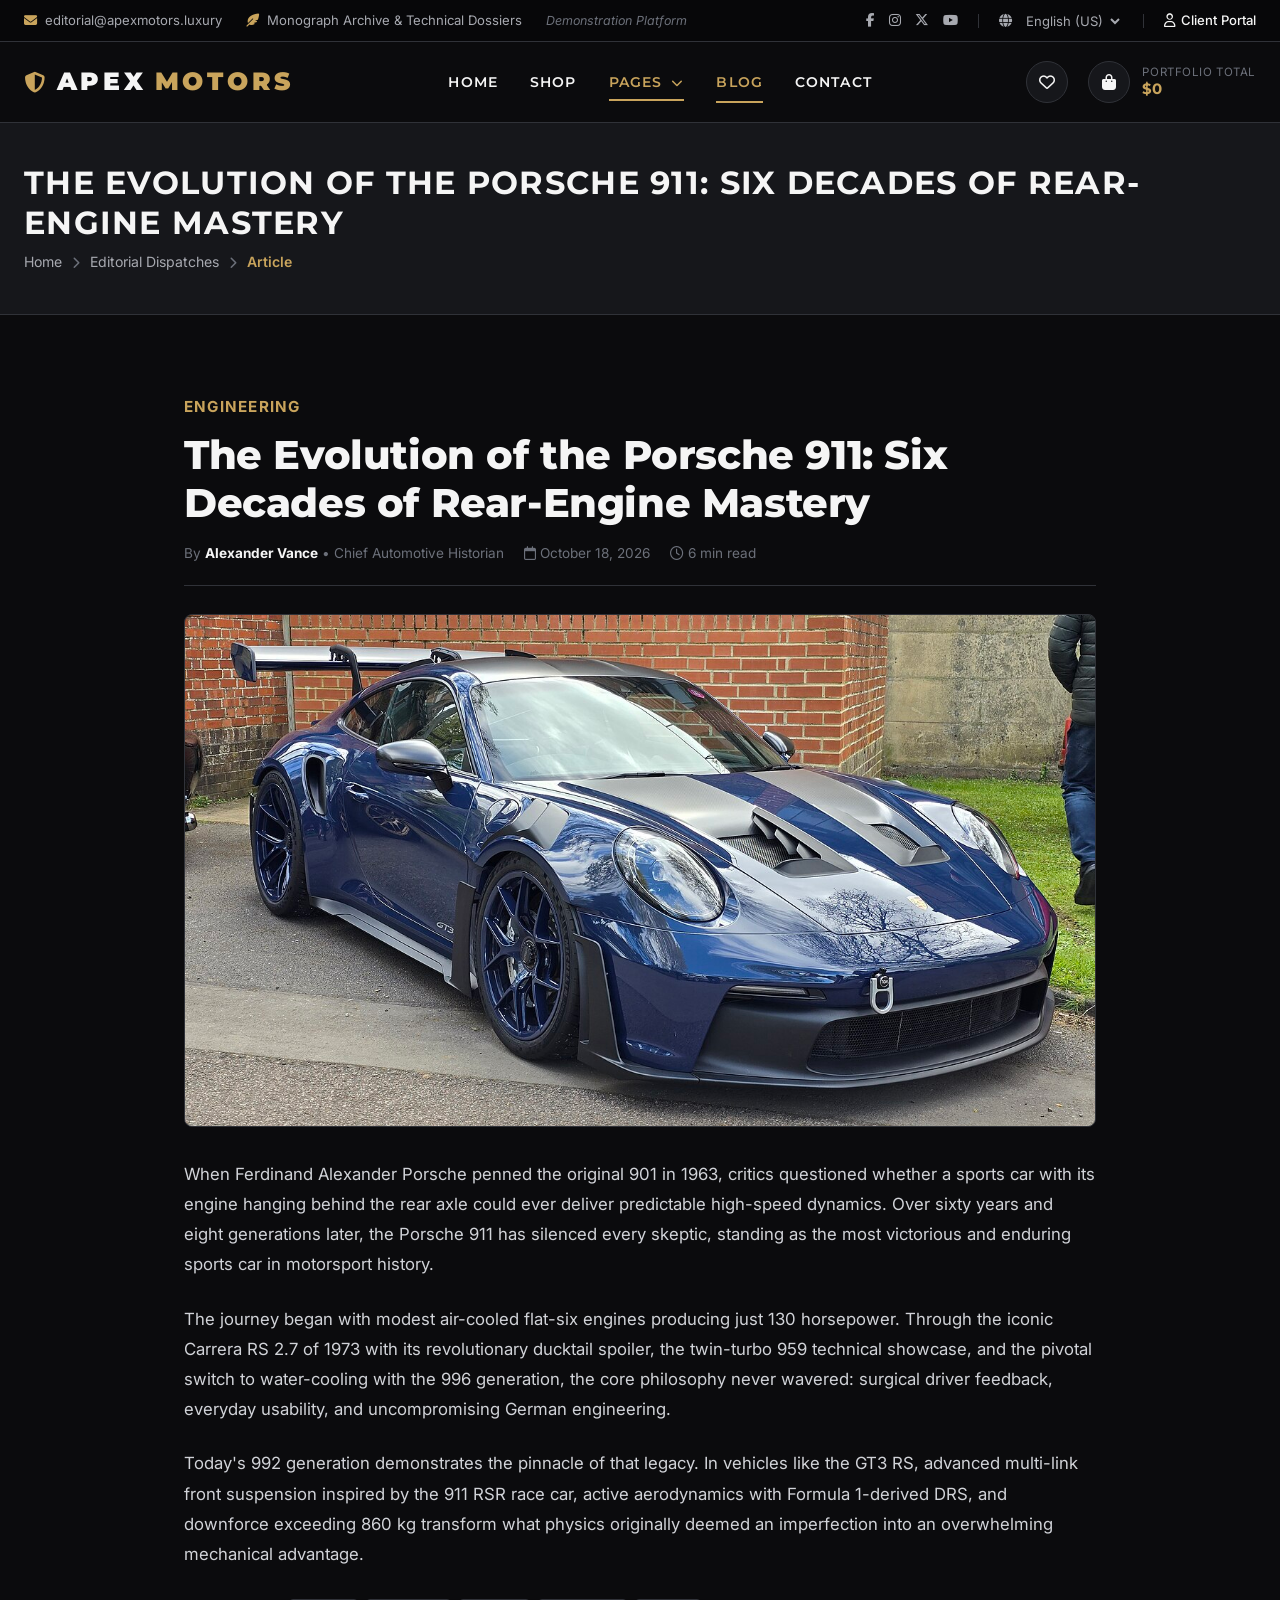
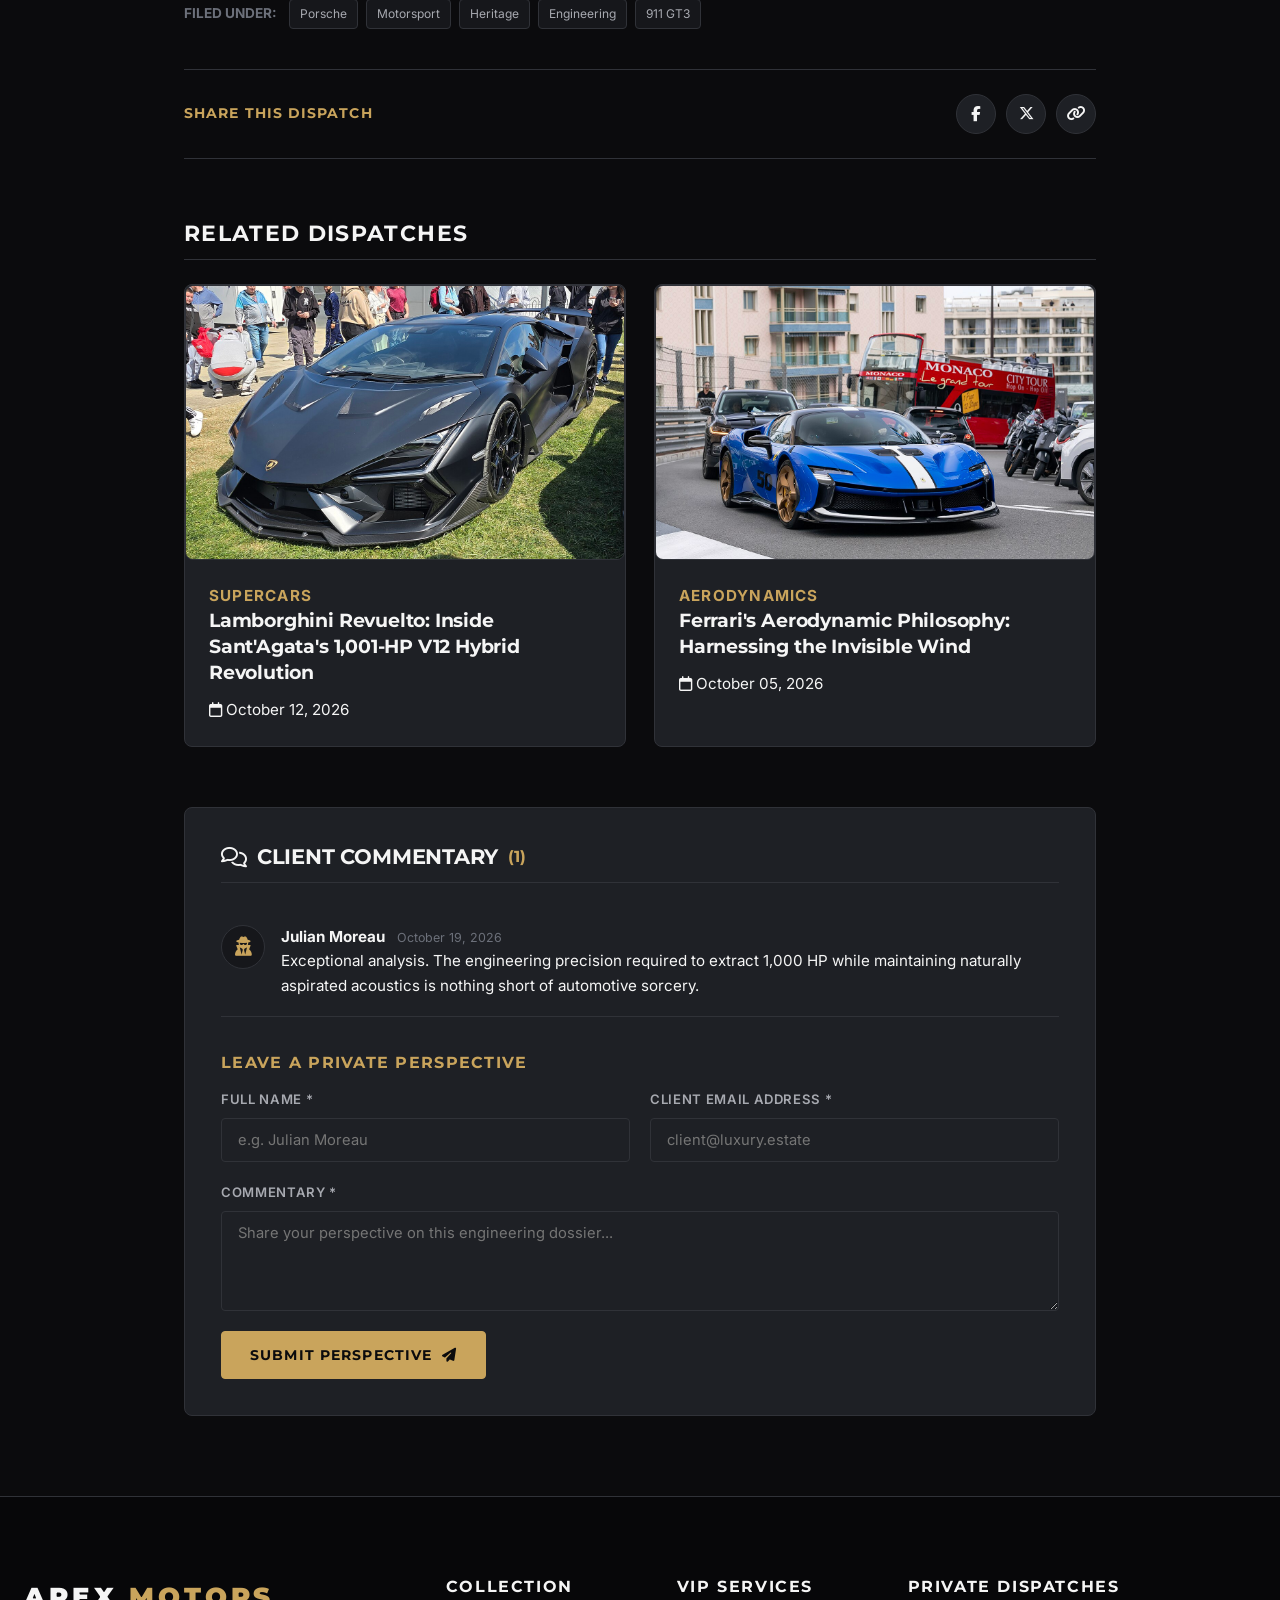
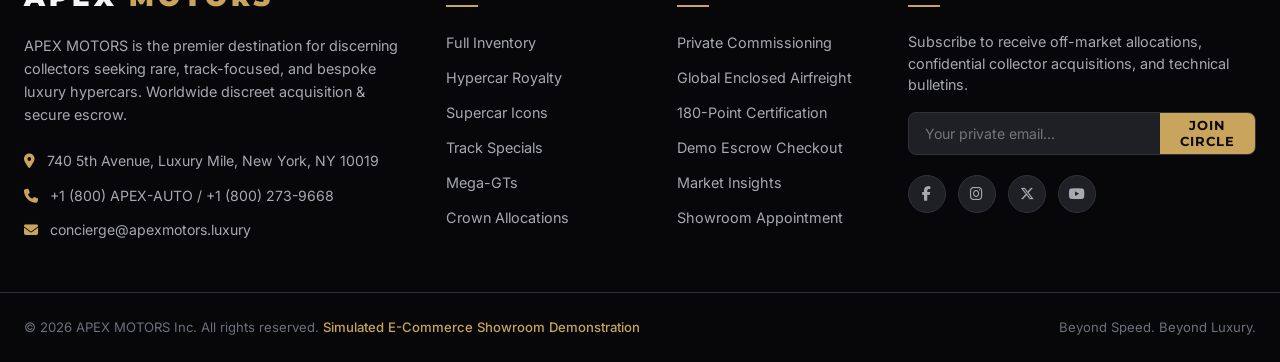
<file: blog-details.html>
<!DOCTYPE html>
<html lang="en">
<head>
  <meta charset="UTF-8">
  <meta name="viewport" content="width=device-width, initial-scale=1.0">
  <title>Article Dossier | APEX MOTORS Editorial</title>
  <meta name="description" content="In-depth automotive engineering report and high-level technical analysis from APEX MOTORS.">

  <!-- Font Awesome 6 -->
  <link rel="stylesheet" href="https://cdnjs.cloudflare.com/ajax/libs/font-awesome/6.5.1/css/all.min.css">
  <!-- Stylesheets -->
  <link rel="stylesheet" href="css/style.css">
  <link rel="stylesheet" href="css/components.css">
  <link rel="stylesheet" href="css/responsive.css">
  <script src="js/image-loader.js"></script>
</head>
<body>

  <!-- Top Bar -->
  <aside class="header-top" aria-label="Showroom Information">
    <div class="container">
      <div class="header-top-left">
        <div class="top-contact-item">
          <i class="fa-solid fa-envelope"></i>
          <span>editorial@apexmotors.luxury</span>
        </div>
        <div class="top-contact-item">
          <i class="fa-solid fa-feather-pointed"></i>
          <span>Monograph Archive & Technical Dossiers</span>
        </div>
        <span class="top-notice-pill">Demonstration Platform</span>
      </div>
      <div class="header-top-right">
        <div class="top-social-links">
          <a href="#" aria-label="Facebook"><i class="fa-brands fa-facebook-f"></i></a>
          <a href="#" aria-label="Instagram"><i class="fa-brands fa-instagram"></i></a>
          <a href="#" aria-label="X (Twitter)"><i class="fa-brands fa-x-twitter"></i></a>
          <a href="#" aria-label="YouTube"><i class="fa-brands fa-youtube"></i></a>
        </div>
        <span class="top-divider"></span>
        <div class="header-lang-wrapper">
          <i class="fa-solid fa-globe"></i>
          <select id="header-language-select" class="header-lang-select" aria-label="Select Language">
            <option value="en">English (US)</option>
            <option value="vi">Tiếng Việt</option>
          </select>
        </div>
        <span class="top-divider"></span>
        <div id="header-user-btn" class="header-user-action">
          <i class="fa-regular fa-user"></i>
          <span>Client Portal</span>
        </div>
      </div>
    </div>
  </aside>

  <!-- Main Navigation Header -->
  <header class="header-main" role="banner">
    <div class="container">
      <a href="index.html" class="header-brand">
        <span class="header-brand-logo">
          <i class="fa-solid fa-shield-halved"></i>
          APEX <span>MOTORS</span>
        </span>
      </a>

      <nav class="main-nav" role="navigation" aria-label="Main Navigation">
        <a href="index.html" class="nav-link">Home</a>
        <a href="shop-grid.html" class="nav-link">Shop</a>
        <div class="nav-item-has-children">
          <a href="shop-grid.html" class="nav-link nav-link-parent active">
            Pages <i class="fa-solid fa-chevron-down"></i>
          </a>
          <div class="nav-dropdown">
            <a href="shop-details.html" class="nav-dropdown-link">Shop Details</a>
            <a href="shoping-cart.html" class="nav-dropdown-link">Shopping Cart</a>
            <a href="checkout.html" class="nav-dropdown-link">Checkout</a>
            <a href="blog-details.html" class="nav-dropdown-link active">Blog Details</a>
          </div>
        </div>
        <a href="blog.html" class="nav-link active">Blog</a>
        <a href="contact.html" class="nav-link">Contact</a>
      </nav>

      <div class="header-actions">
        <!-- Wishlist Icon -->
        <button type="button" class="action-icon-btn trigger-wishlist-modal" aria-label="View Saved Wishlist" title="Saved Wishlist">
          <i class="fa-regular fa-heart"></i>
          <span class="action-badge header-wishlist-count" style="display: none;">0</span>
        </button>

        <!-- Cart Preview -->
        <a href="shoping-cart.html" class="header-cart-preview" title="View Acquisition Cart">
          <div class="action-icon-btn">
            <i class="fa-solid fa-bag-shopping"></i>
            <span class="action-badge header-cart-count" style="display: none;">0</span>
          </div>
          <div class="header-cart-meta">
            <span class="header-cart-label">Portfolio Total</span>
            <span class="header-cart-total-price">$0</span>
          </div>
        </a>

        <!-- Mobile Menu Toggle -->
        <button type="button" class="mobile-menu-toggle" aria-label="Toggle Navigation Menu">
          <i class="fa-solid fa-bars"></i>
        </button>
      </div>
    </div>
  </header>

  <!-- Mobile Drawer -->
  <div class="mobile-nav-overlay"></div>
  <div class="mobile-nav-drawer" role="dialog" aria-modal="true" aria-label="Mobile Navigation">
    <div class="mobile-nav-header">
      <span class="header-brand-logo">APEX <span>MOTORS</span></span>
      <button type="button" class="mobile-nav-close" aria-label="Close Menu">&times;</button>
    </div>
    <div class="mobile-nav-links">
      <a href="index.html" class="mobile-nav-link">Home</a>
      <a href="shop-grid.html" class="mobile-nav-link">Shop Collection</a>
      <div class="mobile-nav-dropdown">
        <a href="shop-details.html">Shop Details</a>
        <a href="shoping-cart.html">Shopping Cart</a>
        <a href="checkout.html">Checkout</a>
        <a href="blog-details.html" class="active">Blog Details</a>
      </div>
      <a href="blog.html" class="mobile-nav-link active">Editorial Blog</a>
      <a href="contact.html" class="mobile-nav-link">Contact Showroom</a>
    </div>
    <div class="mobile-nav-footer">
      <div><i class="fa-solid fa-phone text-gold"></i> +1 (800) 273-9668</div>
      <div><i class="fa-solid fa-envelope text-gold"></i> concierge@apexmotors.luxury</div>
    </div>
  </div>

  <!-- Breadcrumbs -->
  <section class="breadcrumb-section">
    <div class="container">
      <div class="breadcrumb-content">
        <h1 class="breadcrumb-title" id="blog-breadcrumb-current">Editorial Report</h1>
        <div class="breadcrumb-nav">
          <a href="index.html">Home</a>
          <span class="breadcrumb-sep"><i class="fa-solid fa-chevron-right"></i></span>
          <a href="blog.html">Editorial Blog</a>
          <span class="breadcrumb-sep"><i class="fa-solid fa-chevron-right"></i></span>
          <span class="breadcrumb-active">Article</span>
        </div>
      </div>
    </div>
  </section>

  <!-- Article View Section -->
  <section class="blog-details-section section-spad">
    <div class="container" style="max-width: 960px;">
      <article id="blog-details-article">
        <!-- Article Header -->
        <header class="article-header">
          <span class="blog-cat-pill" id="article-category">Category</span>
          <h1 class="article-title" id="article-title">Article Title</h1>
          <div class="article-meta-bar">
            <div class="article-author-info">
              By <strong id="article-author-name">Author</strong> &bull; <span id="article-author-role">Specialist</span>
            </div>
            <div><i class="fa-regular fa-calendar"></i> <span id="article-date">Date</span></div>
            <div><i class="fa-regular fa-clock"></i> <span id="article-read-time">Read Time</span></div>
          </div>
        </header>

        <!-- Cover Image Slot -->
        <div id="article-cover-slot" class="article-cover-slot">
          <!-- Populated by Blog.initDetails() -->
        </div>

        <!-- Article Body -->
        <div class="article-body" id="article-body">
          <!-- Populated by Blog.initDetails() -->
        </div>

        <!-- Tags Bar -->
        <div class="article-tags-wrapper" style="margin-top: 30px; display: flex; align-items: center; gap: 12px; flex-wrap: wrap;">
          <strong style="font-size: 0.85rem; text-transform: uppercase; color: var(--text-muted);">Filed Under:</strong>
          <div class="tag-cloud" id="article-tags"></div>
        </div>

        <!-- Social Share Bar -->
        <div class="article-share-bar">
          <span style="font-family: var(--font-heading); font-weight: 700; text-transform: uppercase; font-size: 0.85rem; letter-spacing: 0.08em; color: var(--accent-gold);">
            Share This Dispatch
          </span>
          <div class="share-buttons" id="article-share-buttons">
            <!-- Populated by Blog.setupSocialSharing() -->
          </div>
        </div>

        <!-- Related Posts Section -->
        <div class="related-dispatches-section" style="margin: 60px 0;">
          <h3 style="text-transform: uppercase; font-size: 1.4rem; letter-spacing: 0.06em; margin-bottom: 24px; padding-bottom: 12px; border-bottom: 1px solid var(--border-color);">
            Related Dispatches
          </h3>
          <div class="featured-cars-grid" id="article-related-posts" style="grid-template-columns: repeat(2, 1fr);">
            <!-- Populated by Blog.setupRelatedPosts() -->
          </div>
        </div>

        <!-- Interactive Comments Section -->
        <div class="comments-section" style="background-color: var(--surface-card); border: 1px solid var(--border-color); border-radius: var(--radius-md); padding: 36px;">
          <h3 style="text-transform: uppercase; font-size: 1.3rem; margin-bottom: 24px; padding-bottom: 12px; border-bottom: 1px solid var(--border-color); display: flex; align-items: center; gap: 10px;">
            <i class="fa-regular fa-comments text-gold"></i>
            Client Commentary <span id="article-comments-count" style="color: var(--accent-gold); font-size: 1rem;">(0)</span>
          </h3>

          <div class="comments-list" id="article-comments-list" style="margin-bottom: 36px;">
            <!-- Populated dynamically by Blog.setupComments() -->
          </div>

          <!-- Add Comment Form -->
          <div class="comment-form-wrapper">
            <h4 style="font-size: 1rem; text-transform: uppercase; letter-spacing: 0.08em; margin-bottom: 16px; color: var(--accent-gold);">
              Leave a Private Perspective
            </h4>
            <form id="article-comment-form" class="apex-form">
              <div class="form-grid-2">
                <div class="form-group">
                  <label for="comment-name">Full Name *</label>
                  <input type="text" id="comment-name" class="form-input" placeholder="e.g. Julian Moreau" required />
                </div>
                <div class="form-group">
                  <label for="comment-email">Client Email Address *</label>
                  <input type="email" id="comment-email" class="form-input" placeholder="client@luxury.estate" required />
                </div>
              </div>
              <div class="form-group">
                <label for="comment-text">Commentary *</label>
                <textarea id="comment-text" class="form-textarea" placeholder="Share your perspective on this engineering dossier..." style="min-height: 100px;" required></textarea>
              </div>
              <button type="submit" class="btn btn-gold" style="align-self: flex-start;">
                <span>Submit Perspective</span>
                <i class="fa-solid fa-paper-plane"></i>
              </button>
            </form>
          </div>
        </div>
      </article>
    </div>
  </section>

  <!-- Footer -->
  <footer class="footer-main" role="contentinfo">
    <div class="footer-top">
      <div class="container">
        <div class="footer-grid">
          <!-- Col 1 -->
          <div class="footer-col-brand">
            <span class="footer-brand-logo">APEX <span>MOTORS</span></span>
            <p class="footer-brand-desc">
              Dedicated to the world's most discriminating collectors. Offering verified provenance allocations, climate-controlled global air logistics, and private circuit test handovers.
            </p>
            <div class="footer-contact-list">
              <div class="footer-contact-item">
                <i class="fa-solid fa-location-dot"></i>
                <span>740 5th Avenue, Luxury Mile, New York, NY 10019</span>
              </div>
              <div class="footer-contact-item">
                <i class="fa-solid fa-phone"></i>
                <span>+1 (800) APEX-AUTO / +1 (800) 273-9668</span>
              </div>
              <div class="footer-contact-item">
                <i class="fa-solid fa-envelope"></i>
                <span>concierge@apexmotors.luxury</span>
              </div>
            </div>
          </div>

          <!-- Col 2: Quick Links -->
          <div class="footer-col-links">
            <h4 class="footer-col-title">Collection</h4>
            <ul class="footer-links-list">
              <li><a href="shop-grid.html">Full Inventory</a></li>
              <li><a href="shop-grid.html?category=Hypercar">Hypercar Royalty</a></li>
              <li><a href="shop-grid.html?category=Supercar">Supercar Icons</a></li>
              <li><a href="shop-grid.html?category=Sports%20Car">Track Specials</a></li>
              <li><a href="shop-grid.html?category=Grand%20Tourer">Mega-GTs</a></li>
              <li><a href="shop-grid.html?sort=price-high">Crown Allocations</a></li>
            </ul>
          </div>

          <!-- Col 3: Customer Support -->
          <div class="footer-col-links">
            <h4 class="footer-col-title">VIP Services</h4>
            <ul class="footer-links-list">
              <li><a href="contact.html">Private Commissioning</a></li>
              <li><a href="contact.html">Global Enclosed Airfreight</a></li>
              <li><a href="shop-details.html">180-Point Certification</a></li>
              <li><a href="checkout.html">Demo Escrow Checkout</a></li>
              <li><a href="blog.html">Market Insights</a></li>
              <li><a href="contact.html">Showroom Appointment</a></li>
            </ul>
          </div>

          <!-- Col 4: Newsletter -->
          <div class="footer-col-newsletter">
            <h4 class="footer-col-title">Private Dispatches</h4>
            <p class="footer-newsletter-text">
              Subscribe to receive off-market allocations, confidential collector acquisitions, and technical bulletins.
            </p>
            <form class="footer-newsletter-form">
              <input type="email" placeholder="Your private email..." required aria-label="Email for newsletter" />
              <button type="submit">Join Circle</button>
            </form>
            <div class="footer-social-links">
              <a href="#" class="footer-social-btn" aria-label="Facebook"><i class="fa-brands fa-facebook-f"></i></a>
              <a href="#" class="footer-social-btn" aria-label="Instagram"><i class="fa-brands fa-instagram"></i></a>
              <a href="#" class="footer-social-btn" aria-label="X (Twitter)"><i class="fa-brands fa-x-twitter"></i></a>
              <a href="#" class="footer-social-btn" aria-label="YouTube"><i class="fa-brands fa-youtube"></i></a>
            </div>
          </div>
        </div>
      </div>
    </div>

    <div class="footer-bottom">
      <div class="container">
        <p>&copy; 2026 APEX MOTORS Inc. All rights reserved. <span class="footer-disclaimer-pill">Simulated E-Commerce Showroom Demonstration</span></p>
        <p>Beyond Speed. Beyond Luxury.</p>
      </div>
    </div>
  </footer>

  <!-- Scripts -->
  <script src="js/data.js"></script>
  <script src="js/translations.js"></script>
  <script src="js/image-loader.js"></script>
  <script src="js/validation.js"></script>
  <script src="js/cart.js"></script>
  <script src="js/wishlist.js"></script>
  <script src="js/products.js"></script>
  <script src="js/main.js"></script>
  <script src="js/blog.js"></script>
</body>
</html>
</file>
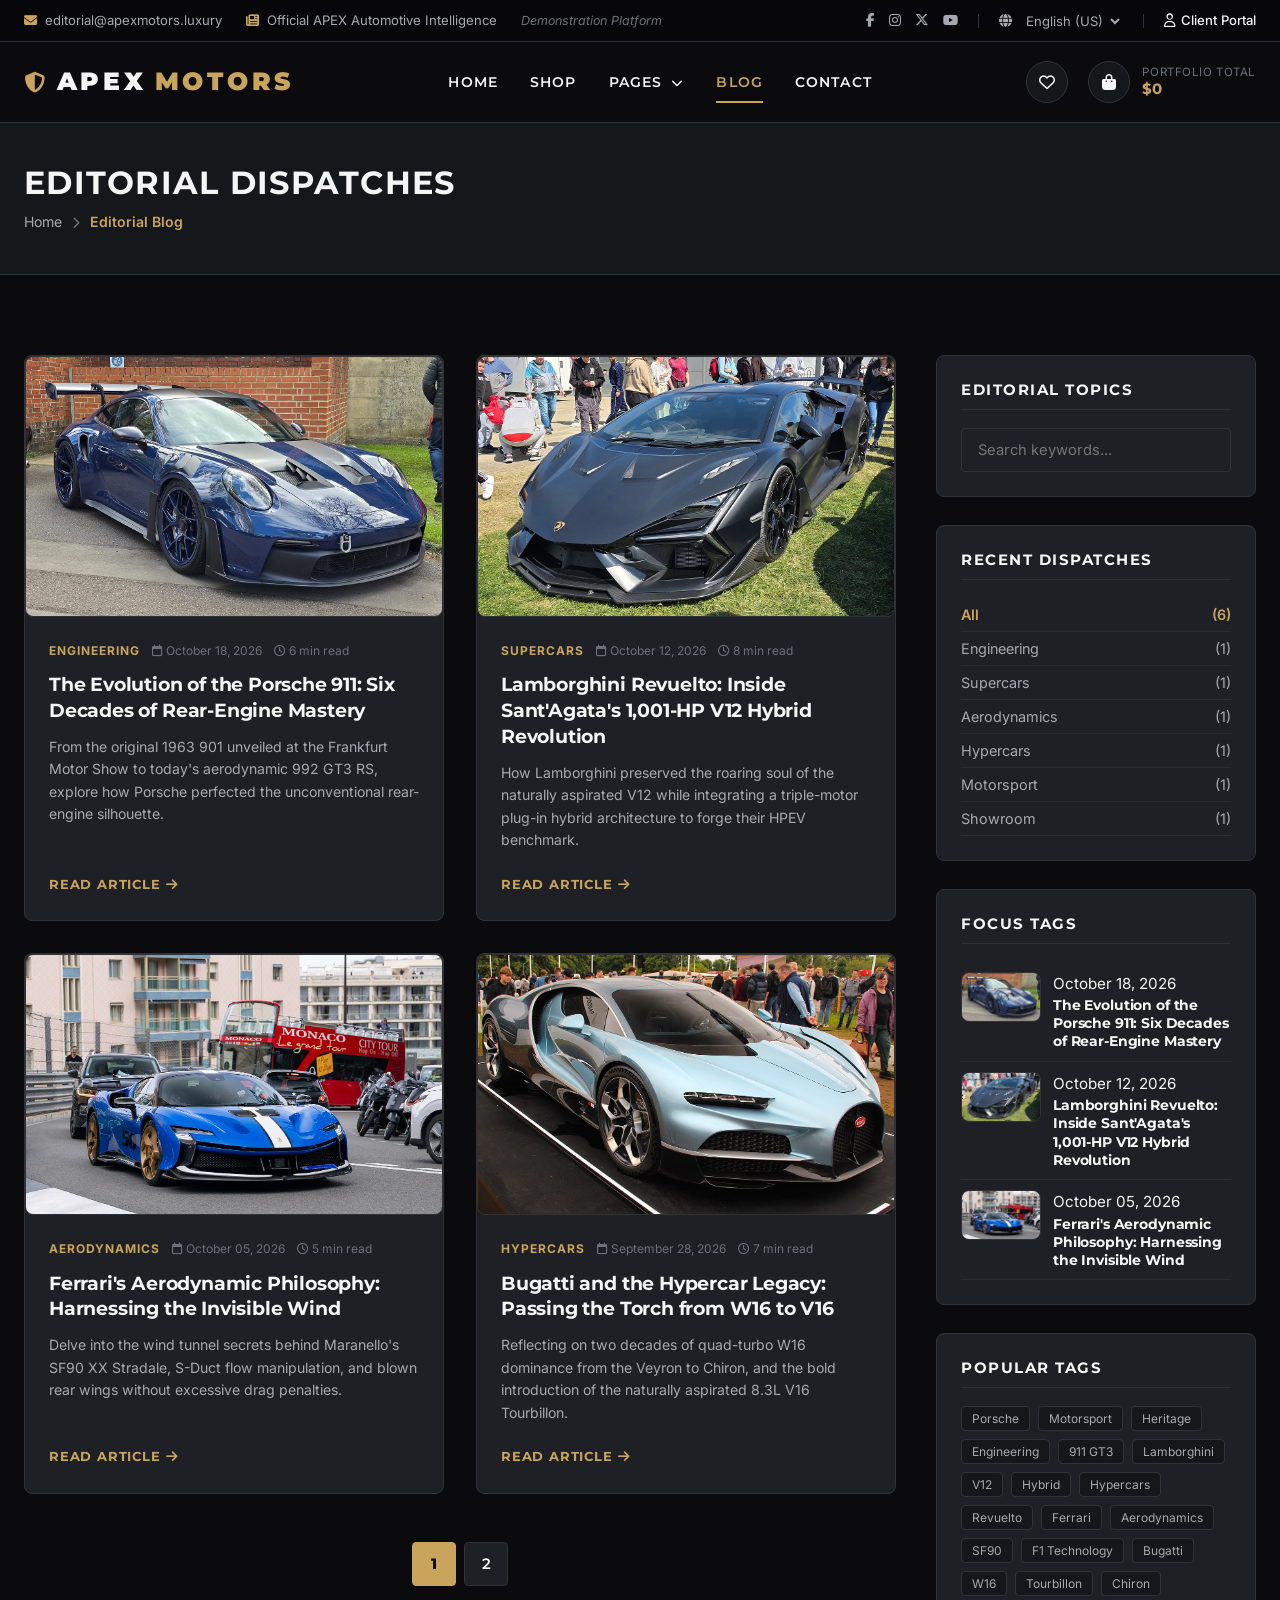
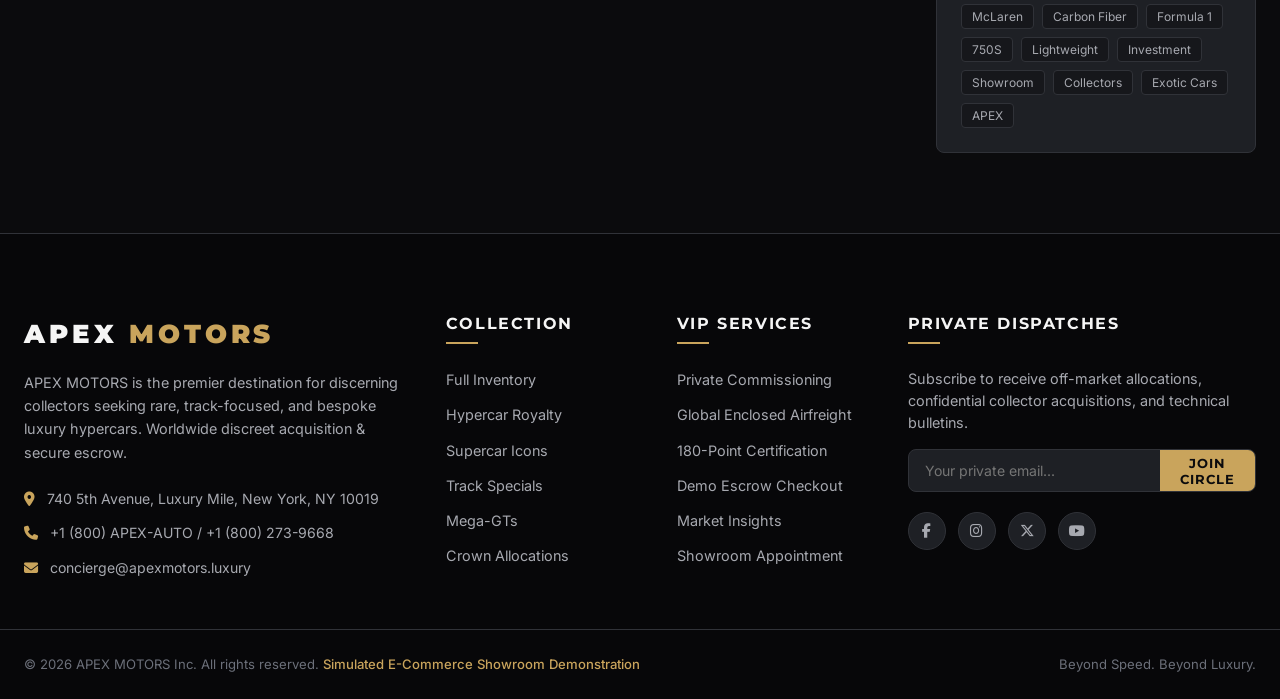
<file: blog.html>
<!DOCTYPE html>
<html lang="en">
<head>
  <meta charset="UTF-8">
  <meta name="viewport" content="width=device-width, initial-scale=1.0">
  <title>Editorial Dispatches & Engineering Insights | APEX MOTORS</title>
  <meta name="description" content="Discover analytical articles on aerodynamics, hybrid hypercar powertrains, race-bred carbon monocoques, and blue-chip collector portfolios.">

  <!-- Font Awesome 6 -->
  <link rel="stylesheet" href="https://cdnjs.cloudflare.com/ajax/libs/font-awesome/6.5.1/css/all.min.css">
  <!-- Stylesheets -->
  <link rel="stylesheet" href="css/style.css">
  <link rel="stylesheet" href="css/components.css">
  <link rel="stylesheet" href="css/responsive.css">
  <script src="js/image-loader.js"></script>
</head>
<body>

  <!-- Top Bar -->
  <aside class="header-top" aria-label="Showroom Information">
    <div class="container">
      <div class="header-top-left">
        <div class="top-contact-item">
          <i class="fa-solid fa-envelope"></i>
          <span>editorial@apexmotors.luxury</span>
        </div>
        <div class="top-contact-item">
          <i class="fa-solid fa-newspaper"></i>
          <span>Official APEX Automotive Intelligence</span>
        </div>
        <span class="top-notice-pill">Demonstration Platform</span>
      </div>
      <div class="header-top-right">
        <div class="top-social-links">
          <a href="#" aria-label="Facebook"><i class="fa-brands fa-facebook-f"></i></a>
          <a href="#" aria-label="Instagram"><i class="fa-brands fa-instagram"></i></a>
          <a href="#" aria-label="X (Twitter)"><i class="fa-brands fa-x-twitter"></i></a>
          <a href="#" aria-label="YouTube"><i class="fa-brands fa-youtube"></i></a>
        </div>
        <span class="top-divider"></span>
        <div class="header-lang-wrapper">
          <i class="fa-solid fa-globe"></i>
          <select id="header-language-select" class="header-lang-select" aria-label="Select Language">
            <option value="en">English (US)</option>
            <option value="vi">Tiếng Việt</option>
          </select>
        </div>
        <span class="top-divider"></span>
        <div id="header-user-btn" class="header-user-action">
          <i class="fa-regular fa-user"></i>
          <span>Client Portal</span>
        </div>
      </div>
    </div>
  </aside>

  <!-- Main Navigation Header -->
  <header class="header-main" role="banner">
    <div class="container">
      <a href="index.html" class="header-brand">
        <span class="header-brand-logo">
          <i class="fa-solid fa-shield-halved"></i>
          APEX <span>MOTORS</span>
        </span>
      </a>

      <nav class="main-nav" role="navigation" aria-label="Main Navigation">
        <a href="index.html" class="nav-link">Home</a>
        <a href="shop-grid.html" class="nav-link">Shop</a>
        <div class="nav-item-has-children">
          <a href="shop-grid.html" class="nav-link nav-link-parent">
            Pages <i class="fa-solid fa-chevron-down"></i>
          </a>
          <div class="nav-dropdown">
            <a href="shop-details.html" class="nav-dropdown-link">Shop Details</a>
            <a href="shoping-cart.html" class="nav-dropdown-link">Shopping Cart</a>
            <a href="checkout.html" class="nav-dropdown-link">Checkout</a>
            <a href="blog-details.html" class="nav-dropdown-link">Blog Details</a>
          </div>
        </div>
        <a href="blog.html" class="nav-link active">Blog</a>
        <a href="contact.html" class="nav-link">Contact</a>
      </nav>

      <div class="header-actions">
        <!-- Wishlist Icon -->
        <button type="button" class="action-icon-btn trigger-wishlist-modal" aria-label="View Saved Wishlist" title="Saved Wishlist">
          <i class="fa-regular fa-heart"></i>
          <span class="action-badge header-wishlist-count" style="display: none;">0</span>
        </button>

        <!-- Cart Preview -->
        <a href="shoping-cart.html" class="header-cart-preview" title="View Acquisition Cart">
          <div class="action-icon-btn">
            <i class="fa-solid fa-bag-shopping"></i>
            <span class="action-badge header-cart-count" style="display: none;">0</span>
          </div>
          <div class="header-cart-meta">
            <span class="header-cart-label">Portfolio Total</span>
            <span class="header-cart-total-price">$0</span>
          </div>
        </a>

        <!-- Mobile Menu Toggle -->
        <button type="button" class="mobile-menu-toggle" aria-label="Toggle Navigation Menu">
          <i class="fa-solid fa-bars"></i>
        </button>
      </div>
    </div>
  </header>

  <!-- Mobile Drawer -->
  <div class="mobile-nav-overlay"></div>
  <div class="mobile-nav-drawer" role="dialog" aria-modal="true" aria-label="Mobile Navigation">
    <div class="mobile-nav-header">
      <span class="header-brand-logo">APEX <span>MOTORS</span></span>
      <button type="button" class="mobile-nav-close" aria-label="Close Menu">&times;</button>
    </div>
    <div class="mobile-nav-links">
      <a href="index.html" class="mobile-nav-link">Home</a>
      <a href="shop-grid.html" class="mobile-nav-link">Shop Collection</a>
      <div class="mobile-nav-dropdown">
        <a href="shop-details.html">Shop Details</a>
        <a href="shoping-cart.html">Shopping Cart</a>
        <a href="checkout.html">Checkout</a>
        <a href="blog-details.html">Blog Details</a>
      </div>
      <a href="blog.html" class="mobile-nav-link active">Editorial Blog</a>
      <a href="contact.html" class="mobile-nav-link">Contact Showroom</a>
    </div>
    <div class="mobile-nav-footer">
      <div><i class="fa-solid fa-phone text-gold"></i> +1 (800) 273-9668</div>
      <div><i class="fa-solid fa-envelope text-gold"></i> concierge@apexmotors.luxury</div>
    </div>
  </div>

  <!-- Breadcrumbs -->
  <section class="breadcrumb-section">
    <div class="container">
      <div class="breadcrumb-content">
        <h1 class="breadcrumb-title">Editorial Dispatches</h1>
        <div class="breadcrumb-nav">
          <a href="index.html">Home</a>
          <span class="breadcrumb-sep"><i class="fa-solid fa-chevron-right"></i></span>
          <span class="breadcrumb-active">Editorial Blog</span>
        </div>
      </div>
    </div>
  </section>

  <!-- Blog Main Section -->
  <section class="blog-section section-spad">
    <div class="container">
      <div class="blog-layout">
        <!-- Main Column: Posts Grid -->
        <div class="blog-main-column">
          <div class="blog-posts-grid" id="blog-posts-grid">
            <!-- Populated dynamically by Blog.renderPosts() -->
          </div>

          <!-- Pagination -->
          <div class="pagination" id="blog-pagination" aria-label="Blog Pagination">
            <!-- Populated dynamically by Blog.renderPosts() -->
          </div>
        </div>

        <!-- Sidebar -->
        <aside class="blog-sidebar" aria-label="Blog Sidebar">
          <!-- Search Widget -->
          <div class="sidebar-widget">
            <h4 class="sidebar-widget-title">Search Dispatches</h4>
            <form id="blog-sidebar-search">
              <div class="form-group" style="margin-bottom: 0;">
                <input type="text" class="form-input" placeholder="Search keywords..." aria-label="Search articles" />
              </div>
            </form>
          </div>

          <!-- Categories Widget -->
          <div class="sidebar-widget">
            <h4 class="sidebar-widget-title">Categories</h4>
            <ul id="blog-sidebar-categories">
              <!-- Rendered by Blog.setupSidebar() -->
            </ul>
          </div>

          <!-- Recent Dispatches -->
          <div class="sidebar-widget">
            <h4 class="sidebar-widget-title">Recent Dispatches</h4>
            <div id="blog-sidebar-recent">
              <!-- Rendered by Blog.setupSidebar() -->
            </div>
          </div>

          <!-- Popular Tags -->
          <div class="sidebar-widget">
            <h4 class="sidebar-widget-title">Popular Tags</h4>
            <div class="tag-cloud" id="blog-sidebar-tags">
              <!-- Rendered by Blog.setupSidebar() -->
            </div>
          </div>
        </aside>
      </div>
    </div>
  </section>

  <!-- Footer -->
  <footer class="footer-main" role="contentinfo">
    <div class="footer-top">
      <div class="container">
        <div class="footer-grid">
          <!-- Col 1 -->
          <div class="footer-col-brand">
            <span class="footer-brand-logo">APEX <span>MOTORS</span></span>
            <p class="footer-brand-desc">
              Dedicated to the world's most discriminating collectors. Offering verified provenance allocations, climate-controlled global air logistics, and private circuit test handovers.
            </p>
            <div class="footer-contact-list">
              <div class="footer-contact-item">
                <i class="fa-solid fa-location-dot"></i>
                <span>740 5th Avenue, Luxury Mile, New York, NY 10019</span>
              </div>
              <div class="footer-contact-item">
                <i class="fa-solid fa-phone"></i>
                <span>+1 (800) APEX-AUTO / +1 (800) 273-9668</span>
              </div>
              <div class="footer-contact-item">
                <i class="fa-solid fa-envelope"></i>
                <span>concierge@apexmotors.luxury</span>
              </div>
            </div>
          </div>

          <!-- Col 2: Quick Links -->
          <div class="footer-col-links">
            <h4 class="footer-col-title">Collection</h4>
            <ul class="footer-links-list">
              <li><a href="shop-grid.html">Full Inventory</a></li>
              <li><a href="shop-grid.html?category=Hypercar">Hypercar Royalty</a></li>
              <li><a href="shop-grid.html?category=Supercar">Supercar Icons</a></li>
              <li><a href="shop-grid.html?category=Sports%20Car">Track Specials</a></li>
              <li><a href="shop-grid.html?category=Grand%20Tourer">Mega-GTs</a></li>
              <li><a href="shop-grid.html?sort=price-high">Crown Allocations</a></li>
            </ul>
          </div>

          <!-- Col 3: Customer Support -->
          <div class="footer-col-links">
            <h4 class="footer-col-title">VIP Services</h4>
            <ul class="footer-links-list">
              <li><a href="contact.html">Private Commissioning</a></li>
              <li><a href="contact.html">Global Enclosed Airfreight</a></li>
              <li><a href="shop-details.html">180-Point Certification</a></li>
              <li><a href="checkout.html">Demo Escrow Checkout</a></li>
              <li><a href="blog.html">Market Insights</a></li>
              <li><a href="contact.html">Showroom Appointment</a></li>
            </ul>
          </div>

          <!-- Col 4: Newsletter -->
          <div class="footer-col-newsletter">
            <h4 class="footer-col-title">Private Dispatches</h4>
            <p class="footer-newsletter-text">
              Subscribe to receive off-market allocations, confidential collector acquisitions, and technical bulletins.
            </p>
            <form class="footer-newsletter-form">
              <input type="email" placeholder="Your private email..." required aria-label="Email for newsletter" />
              <button type="submit">Join Circle</button>
            </form>
            <div class="footer-social-links">
              <a href="#" class="footer-social-btn" aria-label="Facebook"><i class="fa-brands fa-facebook-f"></i></a>
              <a href="#" class="footer-social-btn" aria-label="Instagram"><i class="fa-brands fa-instagram"></i></a>
              <a href="#" class="footer-social-btn" aria-label="X (Twitter)"><i class="fa-brands fa-x-twitter"></i></a>
              <a href="#" class="footer-social-btn" aria-label="YouTube"><i class="fa-brands fa-youtube"></i></a>
            </div>
          </div>
        </div>
      </div>
    </div>

    <div class="footer-bottom">
      <div class="container">
        <p>&copy; 2026 APEX MOTORS Inc. All rights reserved. <span class="footer-disclaimer-pill">Simulated E-Commerce Showroom Demonstration</span></p>
        <p>Beyond Speed. Beyond Luxury.</p>
      </div>
    </div>
  </footer>

  <!-- Scripts -->
  <script src="js/data.js"></script>
  <script src="js/translations.js"></script>
  <script src="js/image-loader.js"></script>
  <script src="js/validation.js"></script>
  <script src="js/cart.js"></script>
  <script src="js/wishlist.js"></script>
  <script src="js/products.js"></script>
  <script src="js/main.js"></script>
  <script src="js/blog.js"></script>
</body>
</html>
</file>
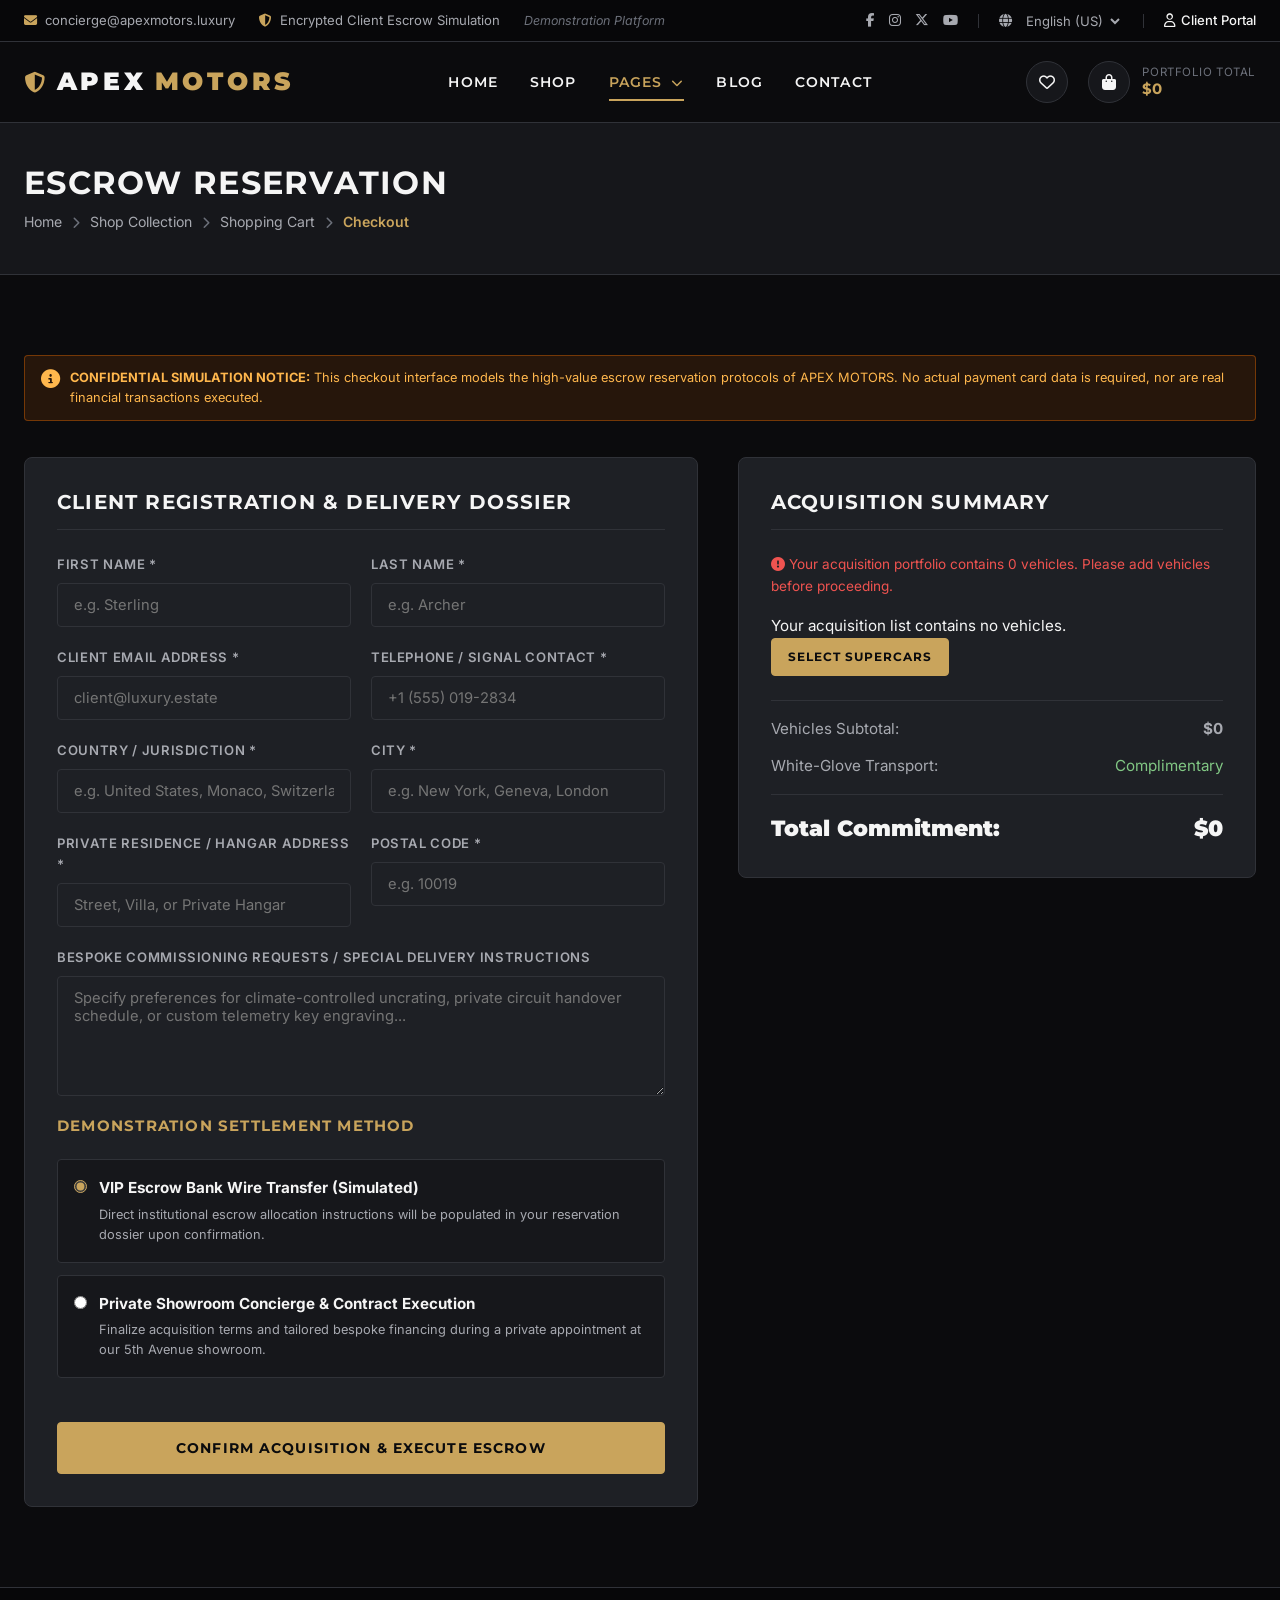
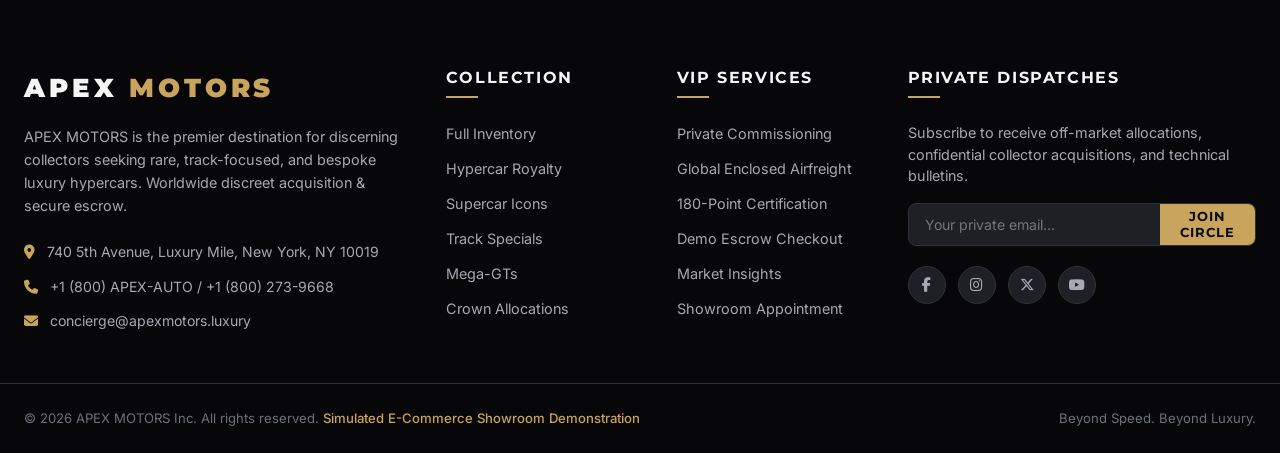
<file: checkout.html>
<!DOCTYPE html>
<html lang="en">
<head>
  <meta charset="UTF-8">
  <meta name="viewport" content="width=device-width, initial-scale=1.0">
  <title>Simulated Vehicle Acquisition Escrow | APEX MOTORS</title>
  <meta name="description" content="Finalize your simulated vehicle reservation and commission agreement with APEX MOTORS Private Client division.">

  <!-- Font Awesome 6 -->
  <link rel="stylesheet" href="https://cdnjs.cloudflare.com/ajax/libs/font-awesome/6.5.1/css/all.min.css">
  <!-- Stylesheets -->
  <link rel="stylesheet" href="css/style.css">
  <link rel="stylesheet" href="css/components.css">
  <link rel="stylesheet" href="css/responsive.css">
  <script src="js/image-loader.js"></script>
</head>
<body>

  <!-- Top Bar -->
  <aside class="header-top" aria-label="Showroom Information">
    <div class="container">
      <div class="header-top-left">
        <div class="top-contact-item">
          <i class="fa-solid fa-envelope"></i>
          <span>concierge@apexmotors.luxury</span>
        </div>
        <div class="top-contact-item">
          <i class="fa-solid fa-shield-halved"></i>
          <span>Encrypted Client Escrow Simulation</span>
        </div>
        <span class="top-notice-pill">Demonstration Platform</span>
      </div>
      <div class="header-top-right">
        <div class="top-social-links">
          <a href="#" aria-label="Facebook"><i class="fa-brands fa-facebook-f"></i></a>
          <a href="#" aria-label="Instagram"><i class="fa-brands fa-instagram"></i></a>
          <a href="#" aria-label="X (Twitter)"><i class="fa-brands fa-x-twitter"></i></a>
          <a href="#" aria-label="YouTube"><i class="fa-brands fa-youtube"></i></a>
        </div>
        <span class="top-divider"></span>
        <div class="header-lang-wrapper">
          <i class="fa-solid fa-globe"></i>
          <select id="header-language-select" class="header-lang-select" aria-label="Select Language">
            <option value="en">English (US)</option>
            <option value="vi">Tiếng Việt</option>
          </select>
        </div>
        <span class="top-divider"></span>
        <div id="header-user-btn" class="header-user-action">
          <i class="fa-regular fa-user"></i>
          <span>Client Portal</span>
        </div>
      </div>
    </div>
  </aside>

  <!-- Main Navigation Header -->
  <header class="header-main" role="banner">
    <div class="container">
      <a href="index.html" class="header-brand">
        <span class="header-brand-logo">
          <i class="fa-solid fa-shield-halved"></i>
          APEX <span>MOTORS</span>
        </span>
      </a>

      <nav class="main-nav" role="navigation" aria-label="Main Navigation">
        <a href="index.html" class="nav-link">Home</a>
        <a href="shop-grid.html" class="nav-link">Shop</a>
        <div class="nav-item-has-children">
          <a href="shop-grid.html" class="nav-link nav-link-parent active">
            Pages <i class="fa-solid fa-chevron-down"></i>
          </a>
          <div class="nav-dropdown">
            <a href="shop-details.html" class="nav-dropdown-link">Shop Details</a>
            <a href="shoping-cart.html" class="nav-dropdown-link">Shopping Cart</a>
            <a href="checkout.html" class="nav-dropdown-link active">Checkout</a>
            <a href="blog-details.html" class="nav-dropdown-link">Blog Details</a>
          </div>
        </div>
        <a href="blog.html" class="nav-link">Blog</a>
        <a href="contact.html" class="nav-link">Contact</a>
      </nav>

      <div class="header-actions">
        <!-- Wishlist Icon -->
        <button type="button" class="action-icon-btn trigger-wishlist-modal" aria-label="View Saved Wishlist" title="Saved Wishlist">
          <i class="fa-regular fa-heart"></i>
          <span class="action-badge header-wishlist-count" style="display: none;">0</span>
        </button>

        <!-- Cart Preview -->
        <a href="shoping-cart.html" class="header-cart-preview" title="View Acquisition Cart">
          <div class="action-icon-btn">
            <i class="fa-solid fa-bag-shopping"></i>
            <span class="action-badge header-cart-count" style="display: none;">0</span>
          </div>
          <div class="header-cart-meta">
            <span class="header-cart-label">Portfolio Total</span>
            <span class="header-cart-total-price">$0</span>
          </div>
        </a>

        <!-- Mobile Menu Toggle -->
        <button type="button" class="mobile-menu-toggle" aria-label="Toggle Navigation Menu">
          <i class="fa-solid fa-bars"></i>
        </button>
      </div>
    </div>
  </header>

  <!-- Mobile Drawer -->
  <div class="mobile-nav-overlay"></div>
  <div class="mobile-nav-drawer" role="dialog" aria-modal="true" aria-label="Mobile Navigation">
    <div class="mobile-nav-header">
      <span class="header-brand-logo">APEX <span>MOTORS</span></span>
      <button type="button" class="mobile-nav-close" aria-label="Close Menu">&times;</button>
    </div>
    <div class="mobile-nav-links">
      <a href="index.html" class="mobile-nav-link">Home</a>
      <a href="shop-grid.html" class="mobile-nav-link">Shop Collection</a>
      <div class="mobile-nav-dropdown">
        <a href="shop-details.html">Shop Details</a>
        <a href="shoping-cart.html">Shopping Cart</a>
        <a href="checkout.html" class="active">Checkout</a>
        <a href="blog-details.html">Blog Details</a>
      </div>
      <a href="blog.html" class="mobile-nav-link">Editorial Blog</a>
      <a href="contact.html" class="mobile-nav-link">Contact Showroom</a>
    </div>
    <div class="mobile-nav-footer">
      <div><i class="fa-solid fa-phone text-gold"></i> +1 (800) 273-9668</div>
      <div><i class="fa-solid fa-envelope text-gold"></i> concierge@apexmotors.luxury</div>
    </div>
  </div>

  <!-- Breadcrumbs -->
  <section class="breadcrumb-section">
    <div class="container">
      <div class="breadcrumb-content">
        <h1 class="breadcrumb-title">Escrow Reservation</h1>
        <div class="breadcrumb-nav">
          <a href="index.html">Home</a>
          <span class="breadcrumb-sep"><i class="fa-solid fa-chevron-right"></i></span>
          <a href="shop-grid.html">Shop Collection</a>
          <span class="breadcrumb-sep"><i class="fa-solid fa-chevron-right"></i></span>
          <a href="shoping-cart.html">Shopping Cart</a>
          <span class="breadcrumb-sep"><i class="fa-solid fa-chevron-right"></i></span>
          <span class="breadcrumb-active">Checkout</span>
        </div>
      </div>
    </div>
  </section>

  <!-- Checkout Section -->
  <section class="checkout-section section-spad">
    <div class="container">
      <!-- Demo Disclaimer -->
      <div class="demo-disclaimer-box" style="margin-top: 0; margin-bottom: 36px;">
        <i class="fa-solid fa-circle-info" style="font-size: 1.2rem; flex-shrink: 0; margin-top: 2px;"></i>
        <div>
          <strong>CONFIDENTIAL SIMULATION NOTICE:</strong> This checkout interface models the high-value escrow reservation protocols of APEX MOTORS. No actual payment card data is required, nor are real financial transactions executed.
        </div>
      </div>

      <div class="checkout-layout">
        <!-- Billing Details Form -->
        <div class="checkout-box">
          <h3 class="checkout-box-title">Client Registration & Delivery Dossier</h3>
          <form id="checkout-billing-form" class="apex-form">
            <div class="form-grid-2">
              <div class="form-group">
                <label for="billing-first-name">First Name *</label>
                <input type="text" id="billing-first-name" class="form-input" placeholder="e.g. Sterling" required />
              </div>
              <div class="form-group">
                <label for="billing-last-name">Last Name *</label>
                <input type="text" id="billing-last-name" class="form-input" placeholder="e.g. Archer" required />
              </div>
            </div>

            <div class="form-grid-2">
              <div class="form-group">
                <label for="billing-email">Client Email Address *</label>
                <input type="email" id="billing-email" class="form-input" placeholder="client@luxury.estate" required />
              </div>
              <div class="form-group">
                <label for="billing-phone">Telephone / Signal Contact *</label>
                <input type="tel" id="billing-phone" class="form-input" placeholder="+1 (555) 019-2834" required />
              </div>
            </div>

            <div class="form-grid-2">
              <div class="form-group">
                <label for="billing-country">Country / Jurisdiction *</label>
                <input type="text" id="billing-country" class="form-input" placeholder="e.g. United States, Monaco, Switzerland" required />
              </div>
              <div class="form-group">
                <label for="billing-city">City *</label>
                <input type="text" id="billing-city" class="form-input" placeholder="e.g. New York, Geneva, London" required />
              </div>
            </div>

            <div class="form-grid-2">
              <div class="form-group">
                <label for="billing-address">Private Residence / Hangar Address *</label>
                <input type="text" id="billing-address" class="form-input" placeholder="Street, Villa, or Private Hangar" required />
              </div>
              <div class="form-group">
                <label for="billing-postal">Postal Code *</label>
                <input type="text" id="billing-postal" class="form-input" placeholder="e.g. 10019" required />
              </div>
            </div>

            <div class="form-group">
              <label for="billing-notes">Bespoke Commissioning Requests / Special Delivery Instructions</label>
              <textarea id="billing-notes" class="form-textarea" placeholder="Specify preferences for climate-controlled uncrating, private circuit handover schedule, or custom telemetry key engraving..."></textarea>
            </div>

            <!-- Payment Simulation -->
            <div class="payment-methods-wrapper">
              <h4 style="font-size: 0.95rem; text-transform: uppercase; color: var(--accent-gold); letter-spacing: 0.08em; margin-bottom: 12px;">
                Demonstration Settlement Method
              </h4>
              <div class="payment-options-group">
                <label class="payment-option-card">
                  <input type="radio" name="payment-method" value="VIP Escrow Bank Wire (Simulated)" checked />
                  <div>
                    <strong>VIP Escrow Bank Wire Transfer (Simulated)</strong>
                    <p style="font-size: 0.8rem; color: var(--text-secondary); margin-top: 4px;">
                      Direct institutional escrow allocation instructions will be populated in your reservation dossier upon confirmation.
                    </p>
                  </div>
                </label>
                <label class="payment-option-card">
                  <input type="radio" name="payment-method" value="Showroom Private Consultation & Escrow" />
                  <div>
                    <strong>Private Showroom Concierge & Contract Execution</strong>
                    <p style="font-size: 0.8rem; color: var(--text-secondary); margin-top: 4px;">
                      Finalize acquisition terms and tailored bespoke financing during a private appointment at our 5th Avenue showroom.
                    </p>
                  </div>
                </label>
              </div>
            </div>

            <button type="submit" class="btn btn-gold btn-block" id="checkout-submit-btn" style="padding: 16px;">
              <span>Submit Vehicle Reservation Dossier</span>
              <i class="fa-solid fa-arrow-right"></i>
            </button>
          </form>
        </div>

        <!-- Order Summary Side Card -->
        <div class="checkout-box" style="height: fit-content;">
          <h3 class="checkout-box-title">Acquisition Summary</h3>

          <div id="checkout-empty-notice" style="display: none; color: #EF5350; font-size: 0.85rem; margin-bottom: 16px;">
            <i class="fa-solid fa-circle-exclamation"></i> Your acquisition portfolio contains 0 vehicles. Please add vehicles before proceeding.
          </div>

          <div id="checkout-order-items" style="margin-bottom: 24px;">
            <!-- Populated dynamically by Checkout.renderOrderSummary() -->
          </div>

          <div class="receipt-section" style="border-top: 1px solid var(--border-color); padding-top: 16px;">
            <div class="cart-summary-row">
              <span>Vehicles Subtotal:</span>
              <strong id="checkout-subtotal">$0</strong>
            </div>

            <div class="cart-summary-row" id="checkout-discount-row" style="display: none; color: var(--accent-gold);">
              <span>VIP Promotional Incentive:</span>
              <strong id="checkout-discount">-$0</strong>
            </div>

            <div class="cart-summary-row">
              <span>White-Glove Transport:</span>
              <span style="color: #81C784;">Complimentary</span>
            </div>

            <div class="cart-summary-total" style="margin-bottom: 0;">
              <span>Total Commitment:</span>
              <span id="checkout-total" class="text-gold">$0</span>
            </div>
          </div>
        </div>
      </div>
    </div>
  </section>

  <!-- Footer -->
  <footer class="footer-main" role="contentinfo">
    <div class="footer-top">
      <div class="container">
        <div class="footer-grid">
          <!-- Col 1 -->
          <div class="footer-col-brand">
            <span class="footer-brand-logo">APEX <span>MOTORS</span></span>
            <p class="footer-brand-desc">
              Dedicated to the world's most discriminating collectors. Offering verified provenance allocations, climate-controlled global air logistics, and private circuit test handovers.
            </p>
            <div class="footer-contact-list">
              <div class="footer-contact-item">
                <i class="fa-solid fa-location-dot"></i>
                <span>740 5th Avenue, Luxury Mile, New York, NY 10019</span>
              </div>
              <div class="footer-contact-item">
                <i class="fa-solid fa-phone"></i>
                <span>+1 (800) APEX-AUTO / +1 (800) 273-9668</span>
              </div>
              <div class="footer-contact-item">
                <i class="fa-solid fa-envelope"></i>
                <span>concierge@apexmotors.luxury</span>
              </div>
            </div>
          </div>

          <!-- Col 2: Quick Links -->
          <div class="footer-col-links">
            <h4 class="footer-col-title">Collection</h4>
            <ul class="footer-links-list">
              <li><a href="shop-grid.html">Full Inventory</a></li>
              <li><a href="shop-grid.html?category=Hypercar">Hypercar Royalty</a></li>
              <li><a href="shop-grid.html?category=Supercar">Supercar Icons</a></li>
              <li><a href="shop-grid.html?category=Sports%20Car">Track Specials</a></li>
              <li><a href="shop-grid.html?category=Grand%20Tourer">Mega-GTs</a></li>
              <li><a href="shop-grid.html?sort=price-high">Crown Allocations</a></li>
            </ul>
          </div>

          <!-- Col 3: Customer Support -->
          <div class="footer-col-links">
            <h4 class="footer-col-title">VIP Services</h4>
            <ul class="footer-links-list">
              <li><a href="contact.html">Private Commissioning</a></li>
              <li><a href="contact.html">Global Enclosed Airfreight</a></li>
              <li><a href="shop-details.html">180-Point Certification</a></li>
              <li><a href="checkout.html">Demo Escrow Checkout</a></li>
              <li><a href="blog.html">Market Insights</a></li>
              <li><a href="contact.html">Showroom Appointment</a></li>
            </ul>
          </div>

          <!-- Col 4: Newsletter -->
          <div class="footer-col-newsletter">
            <h4 class="footer-col-title">Private Dispatches</h4>
            <p class="footer-newsletter-text">
              Subscribe to receive off-market allocations, confidential collector acquisitions, and technical bulletins.
            </p>
            <form class="footer-newsletter-form">
              <input type="email" placeholder="Your private email..." required aria-label="Email for newsletter" />
              <button type="submit">Join Circle</button>
            </form>
            <div class="footer-social-links">
              <a href="#" class="footer-social-btn" aria-label="Facebook"><i class="fa-brands fa-facebook-f"></i></a>
              <a href="#" class="footer-social-btn" aria-label="Instagram"><i class="fa-brands fa-instagram"></i></a>
              <a href="#" class="footer-social-btn" aria-label="X (Twitter)"><i class="fa-brands fa-x-twitter"></i></a>
              <a href="#" class="footer-social-btn" aria-label="YouTube"><i class="fa-brands fa-youtube"></i></a>
            </div>
          </div>
        </div>
      </div>
    </div>

    <div class="footer-bottom">
      <div class="container">
        <p>&copy; 2026 APEX MOTORS Inc. All rights reserved. <span class="footer-disclaimer-pill">Simulated E-Commerce Showroom Demonstration</span></p>
        <p>Beyond Speed. Beyond Luxury.</p>
      </div>
    </div>
  </footer>

  <!-- Scripts -->
  <script src="js/data.js"></script>
  <script src="js/translations.js"></script>
  <script src="js/image-loader.js"></script>
  <script src="js/validation.js"></script>
  <script src="js/cart.js"></script>
  <script src="js/wishlist.js"></script>
  <script src="js/products.js"></script>
  <script src="js/main.js"></script>
  <script src="js/checkout.js"></script>
</body>
</html>
</file>
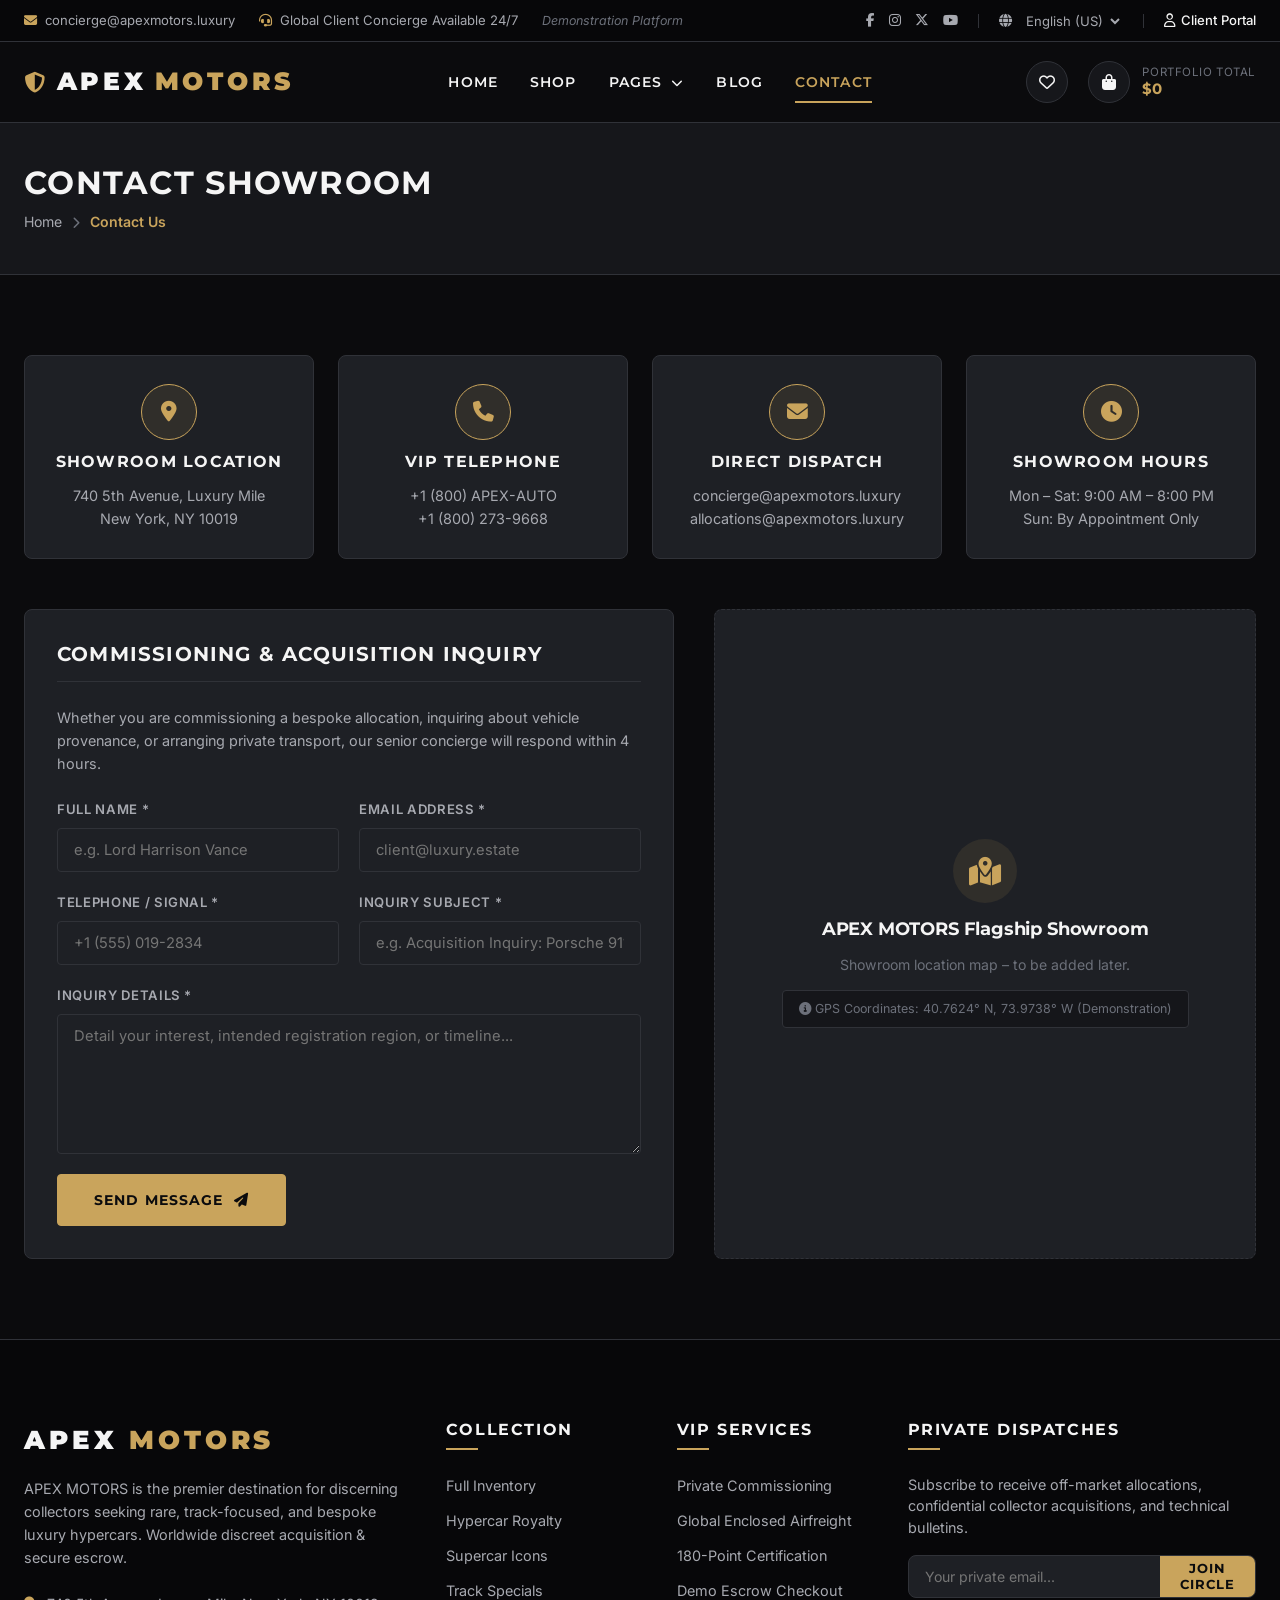
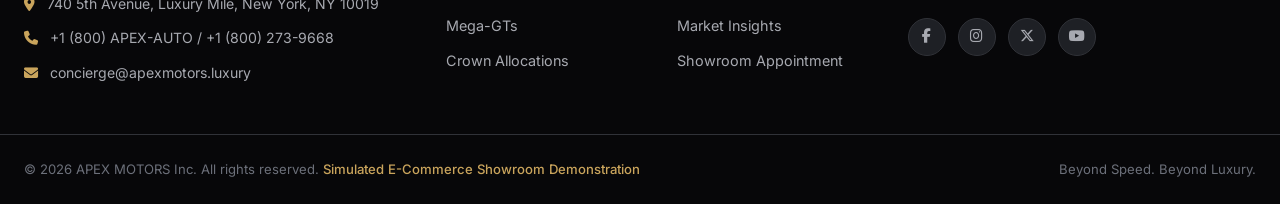
<file: contact.html>
<!DOCTYPE html>
<html lang="en">
<head>
  <meta charset="UTF-8">
  <meta name="viewport" content="width=device-width, initial-scale=1.0">
  <title>Contact Showroom & Private Concierge | APEX MOTORS</title>
  <meta name="description" content="Connect with our acquisition concierge, arrange private viewing appointments, or schedule bespoke commissioning consultations.">

  <!-- Font Awesome 6 -->
  <link rel="stylesheet" href="https://cdnjs.cloudflare.com/ajax/libs/font-awesome/6.5.1/css/all.min.css">
  <!-- Stylesheets -->
  <link rel="stylesheet" href="css/style.css">
  <link rel="stylesheet" href="css/components.css">
  <link rel="stylesheet" href="css/responsive.css">
  <script src="js/image-loader.js"></script>
</head>
<body>

  <!-- Top Bar -->
  <aside class="header-top" aria-label="Showroom Information">
    <div class="container">
      <div class="header-top-left">
        <div class="top-contact-item">
          <i class="fa-solid fa-envelope"></i>
          <span>concierge@apexmotors.luxury</span>
        </div>
        <div class="top-contact-item">
          <i class="fa-solid fa-headset"></i>
          <span>Global Client Concierge Available 24/7</span>
        </div>
        <span class="top-notice-pill">Demonstration Platform</span>
      </div>
      <div class="header-top-right">
        <div class="top-social-links">
          <a href="#" aria-label="Facebook"><i class="fa-brands fa-facebook-f"></i></a>
          <a href="#" aria-label="Instagram"><i class="fa-brands fa-instagram"></i></a>
          <a href="#" aria-label="X (Twitter)"><i class="fa-brands fa-x-twitter"></i></a>
          <a href="#" aria-label="YouTube"><i class="fa-brands fa-youtube"></i></a>
        </div>
        <span class="top-divider"></span>
        <div class="header-lang-wrapper">
          <i class="fa-solid fa-globe"></i>
          <select id="header-language-select" class="header-lang-select" aria-label="Select Language">
            <option value="en">English (US)</option>
            <option value="vi">Tiếng Việt</option>
          </select>
        </div>
        <span class="top-divider"></span>
        <div id="header-user-btn" class="header-user-action">
          <i class="fa-regular fa-user"></i>
          <span>Client Portal</span>
        </div>
      </div>
    </div>
  </aside>

  <!-- Main Navigation Header -->
  <header class="header-main" role="banner">
    <div class="container">
      <a href="index.html" class="header-brand">
        <span class="header-brand-logo">
          <i class="fa-solid fa-shield-halved"></i>
          APEX <span>MOTORS</span>
        </span>
      </a>

      <nav class="main-nav" role="navigation" aria-label="Main Navigation">
        <a href="index.html" class="nav-link">Home</a>
        <a href="shop-grid.html" class="nav-link">Shop</a>
        <div class="nav-item-has-children">
          <a href="shop-grid.html" class="nav-link nav-link-parent">
            Pages <i class="fa-solid fa-chevron-down"></i>
          </a>
          <div class="nav-dropdown">
            <a href="shop-details.html" class="nav-dropdown-link">Shop Details</a>
            <a href="shoping-cart.html" class="nav-dropdown-link">Shopping Cart</a>
            <a href="checkout.html" class="nav-dropdown-link">Checkout</a>
            <a href="blog-details.html" class="nav-dropdown-link">Blog Details</a>
          </div>
        </div>
        <a href="blog.html" class="nav-link">Blog</a>
        <a href="contact.html" class="nav-link active">Contact</a>
      </nav>

      <div class="header-actions">
        <!-- Wishlist Icon -->
        <button type="button" class="action-icon-btn trigger-wishlist-modal" aria-label="View Saved Wishlist" title="Saved Wishlist">
          <i class="fa-regular fa-heart"></i>
          <span class="action-badge header-wishlist-count" style="display: none;">0</span>
        </button>

        <!-- Cart Preview -->
        <a href="shoping-cart.html" class="header-cart-preview" title="View Acquisition Cart">
          <div class="action-icon-btn">
            <i class="fa-solid fa-bag-shopping"></i>
            <span class="action-badge header-cart-count" style="display: none;">0</span>
          </div>
          <div class="header-cart-meta">
            <span class="header-cart-label">Portfolio Total</span>
            <span class="header-cart-total-price">$0</span>
          </div>
        </a>

        <!-- Mobile Menu Toggle -->
        <button type="button" class="mobile-menu-toggle" aria-label="Toggle Navigation Menu">
          <i class="fa-solid fa-bars"></i>
        </button>
      </div>
    </div>
  </header>

  <!-- Mobile Drawer -->
  <div class="mobile-nav-overlay"></div>
  <div class="mobile-nav-drawer" role="dialog" aria-modal="true" aria-label="Mobile Navigation">
    <div class="mobile-nav-header">
      <span class="header-brand-logo">APEX <span>MOTORS</span></span>
      <button type="button" class="mobile-nav-close" aria-label="Close Menu">&times;</button>
    </div>
    <div class="mobile-nav-links">
      <a href="index.html" class="mobile-nav-link">Home</a>
      <a href="shop-grid.html" class="mobile-nav-link">Shop Collection</a>
      <div class="mobile-nav-dropdown">
        <a href="shop-details.html">Shop Details</a>
        <a href="shoping-cart.html">Shopping Cart</a>
        <a href="checkout.html">Checkout</a>
        <a href="blog-details.html">Blog Details</a>
      </div>
      <a href="blog.html" class="mobile-nav-link">Editorial Blog</a>
      <a href="contact.html" class="mobile-nav-link active">Contact Showroom</a>
    </div>
    <div class="mobile-nav-footer">
      <div><i class="fa-solid fa-phone text-gold"></i> +1 (800) 273-9668</div>
      <div><i class="fa-solid fa-envelope text-gold"></i> concierge@apexmotors.luxury</div>
    </div>
  </div>

  <!-- Breadcrumbs -->
  <section class="breadcrumb-section">
    <div class="container">
      <div class="breadcrumb-content">
        <h1 class="breadcrumb-title">Contact Showroom</h1>
        <div class="breadcrumb-nav">
          <a href="index.html">Home</a>
          <span class="breadcrumb-sep"><i class="fa-solid fa-chevron-right"></i></span>
          <span class="breadcrumb-active">Contact Us</span>
        </div>
      </div>
    </div>
  </section>

  <!-- Contact Information & Inquiry Form -->
  <section class="contact-section section-spad">
    <div class="container">
      <!-- 4 Contact Cards -->
      <div class="contact-info-grid">
        <div class="contact-card">
          <div class="contact-card-icon"><i class="fa-solid fa-location-dot"></i></div>
          <h4>Showroom Location</h4>
          <p>740 5th Avenue, Luxury Mile<br>New York, NY 10019</p>
        </div>

        <div class="contact-card">
          <div class="contact-card-icon"><i class="fa-solid fa-phone"></i></div>
          <h4>VIP Telephone</h4>
          <p>+1 (800) APEX-AUTO<br>+1 (800) 273-9668</p>
        </div>

        <div class="contact-card">
          <div class="contact-card-icon"><i class="fa-solid fa-envelope"></i></div>
          <h4>Direct Dispatch</h4>
          <p>concierge@apexmotors.luxury<br>allocations@apexmotors.luxury</p>
        </div>

        <div class="contact-card">
          <div class="contact-card-icon"><i class="fa-solid fa-clock"></i></div>
          <h4>Showroom Hours</h4>
          <p>Mon – Sat: 9:00 AM – 8:00 PM<br>Sun: By Appointment Only</p>
        </div>
      </div>

      <!-- Contact Form & Map Placeholder Grid -->
      <div class="contact-grid">
        <!-- Form -->
        <div class="checkout-box">
          <h3 class="checkout-box-title">Commissioning & Acquisition Inquiry</h3>
          <p style="color: var(--text-secondary); margin-bottom: 24px; font-size: 0.9rem;">
            Whether you are commissioning a bespoke allocation, inquiring about vehicle provenance, or arranging private transport, our senior concierge will respond within 4 hours.
          </p>

          <form id="contact-showroom-form" class="apex-form">
            <div class="form-grid-2">
              <div class="form-group">
                <label for="contact-name">Full Name *</label>
                <input type="text" id="contact-name" class="form-input" placeholder="e.g. Lord Harrison Vance" required />
              </div>
              <div class="form-group">
                <label for="contact-email">Email Address *</label>
                <input type="email" id="contact-email" class="form-input" placeholder="client@luxury.estate" required />
              </div>
            </div>

            <div class="form-grid-2">
              <div class="form-group">
                <label for="contact-phone">Telephone / Signal *</label>
                <input type="tel" id="contact-phone" class="form-input" placeholder="+1 (555) 019-2834" required />
              </div>
              <div class="form-group">
                <label for="contact-subject">Inquiry Subject *</label>
                <input type="text" id="contact-subject" class="form-input" placeholder="e.g. Acquisition Inquiry: Porsche 911 GT3 RS" required />
              </div>
            </div>

            <div class="form-group">
              <label for="contact-message">Inquiry Details *</label>
              <textarea id="contact-message" class="form-textarea" placeholder="Detail your interest, intended registration region, or timeline..." style="min-height: 140px;" required></textarea>
            </div>

            <button type="submit" class="btn btn-gold" style="align-self: flex-start; padding: 16px 36px;">
              <span>Send Message</span>
              <i class="fa-solid fa-paper-plane"></i>
            </button>
          </form>
        </div>

        <!-- Strict Map Placeholder Box -->
        <div class="map-placeholder-box" role="region" aria-label="Showroom Location Map">
          <div class="map-placeholder-icon">
            <i class="fa-solid fa-map-location-dot"></i>
          </div>
          <h4 class="map-placeholder-title">APEX MOTORS Flagship Showroom</h4>
          <p class="map-placeholder-desc">
            Showroom location map – to be added later.
          </p>
          <div style="font-size: 0.78rem; color: var(--text-muted); background: rgba(0,0,0,0.3); padding: 8px 16px; border-radius: var(--radius-sm); border: 1px solid var(--border-color);">
            <i class="fa-solid fa-circle-info text-gold"></i> GPS Coordinates: 40.7624° N, 73.9738° W (Demonstration)
          </div>
        </div>
      </div>
    </div>
  </section>

  <!-- Footer -->
  <footer class="footer-main" role="contentinfo">
    <div class="footer-top">
      <div class="container">
        <div class="footer-grid">
          <!-- Col 1 -->
          <div class="footer-col-brand">
            <span class="footer-brand-logo">APEX <span>MOTORS</span></span>
            <p class="footer-brand-desc">
              Dedicated to the world's most discriminating collectors. Offering verified provenance allocations, climate-controlled global air logistics, and private circuit test handovers.
            </p>
            <div class="footer-contact-list">
              <div class="footer-contact-item">
                <i class="fa-solid fa-location-dot"></i>
                <span>740 5th Avenue, Luxury Mile, New York, NY 10019</span>
              </div>
              <div class="footer-contact-item">
                <i class="fa-solid fa-phone"></i>
                <span>+1 (800) APEX-AUTO / +1 (800) 273-9668</span>
              </div>
              <div class="footer-contact-item">
                <i class="fa-solid fa-envelope"></i>
                <span>concierge@apexmotors.luxury</span>
              </div>
            </div>
          </div>

          <!-- Col 2: Quick Links -->
          <div class="footer-col-links">
            <h4 class="footer-col-title">Collection</h4>
            <ul class="footer-links-list">
              <li><a href="shop-grid.html">Full Inventory</a></li>
              <li><a href="shop-grid.html?category=Hypercar">Hypercar Royalty</a></li>
              <li><a href="shop-grid.html?category=Supercar">Supercar Icons</a></li>
              <li><a href="shop-grid.html?category=Sports%20Car">Track Specials</a></li>
              <li><a href="shop-grid.html?category=Grand%20Tourer">Mega-GTs</a></li>
              <li><a href="shop-grid.html?sort=price-high">Crown Allocations</a></li>
            </ul>
          </div>

          <!-- Col 3: Customer Support -->
          <div class="footer-col-links">
            <h4 class="footer-col-title">VIP Services</h4>
            <ul class="footer-links-list">
              <li><a href="contact.html">Private Commissioning</a></li>
              <li><a href="contact.html">Global Enclosed Airfreight</a></li>
              <li><a href="shop-details.html">180-Point Certification</a></li>
              <li><a href="checkout.html">Demo Escrow Checkout</a></li>
              <li><a href="blog.html">Market Insights</a></li>
              <li><a href="contact.html">Showroom Appointment</a></li>
            </ul>
          </div>

          <!-- Col 4: Newsletter -->
          <div class="footer-col-newsletter">
            <h4 class="footer-col-title">Private Dispatches</h4>
            <p class="footer-newsletter-text">
              Subscribe to receive off-market allocations, confidential collector acquisitions, and technical bulletins.
            </p>
            <form class="footer-newsletter-form">
              <input type="email" placeholder="Your private email..." required aria-label="Email for newsletter" />
              <button type="submit">Join Circle</button>
            </form>
            <div class="footer-social-links">
              <a href="#" class="footer-social-btn" aria-label="Facebook"><i class="fa-brands fa-facebook-f"></i></a>
              <a href="#" class="footer-social-btn" aria-label="Instagram"><i class="fa-brands fa-instagram"></i></a>
              <a href="#" class="footer-social-btn" aria-label="X (Twitter)"><i class="fa-brands fa-x-twitter"></i></a>
              <a href="#" class="footer-social-btn" aria-label="YouTube"><i class="fa-brands fa-youtube"></i></a>
            </div>
          </div>
        </div>
      </div>
    </div>

    <div class="footer-bottom">
      <div class="container">
        <p>&copy; 2026 APEX MOTORS Inc. All rights reserved. <span class="footer-disclaimer-pill">Simulated E-Commerce Showroom Demonstration</span></p>
        <p>Beyond Speed. Beyond Luxury.</p>
      </div>
    </div>
  </footer>

  <!-- Scripts -->
  <script src="js/data.js"></script>
  <script src="js/translations.js"></script>
  <script src="js/image-loader.js"></script>
  <script src="js/validation.js"></script>
  <script src="js/cart.js"></script>
  <script src="js/wishlist.js"></script>
  <script src="js/products.js"></script>
  <script src="js/main.js"></script>
</body>
</html>
</file>
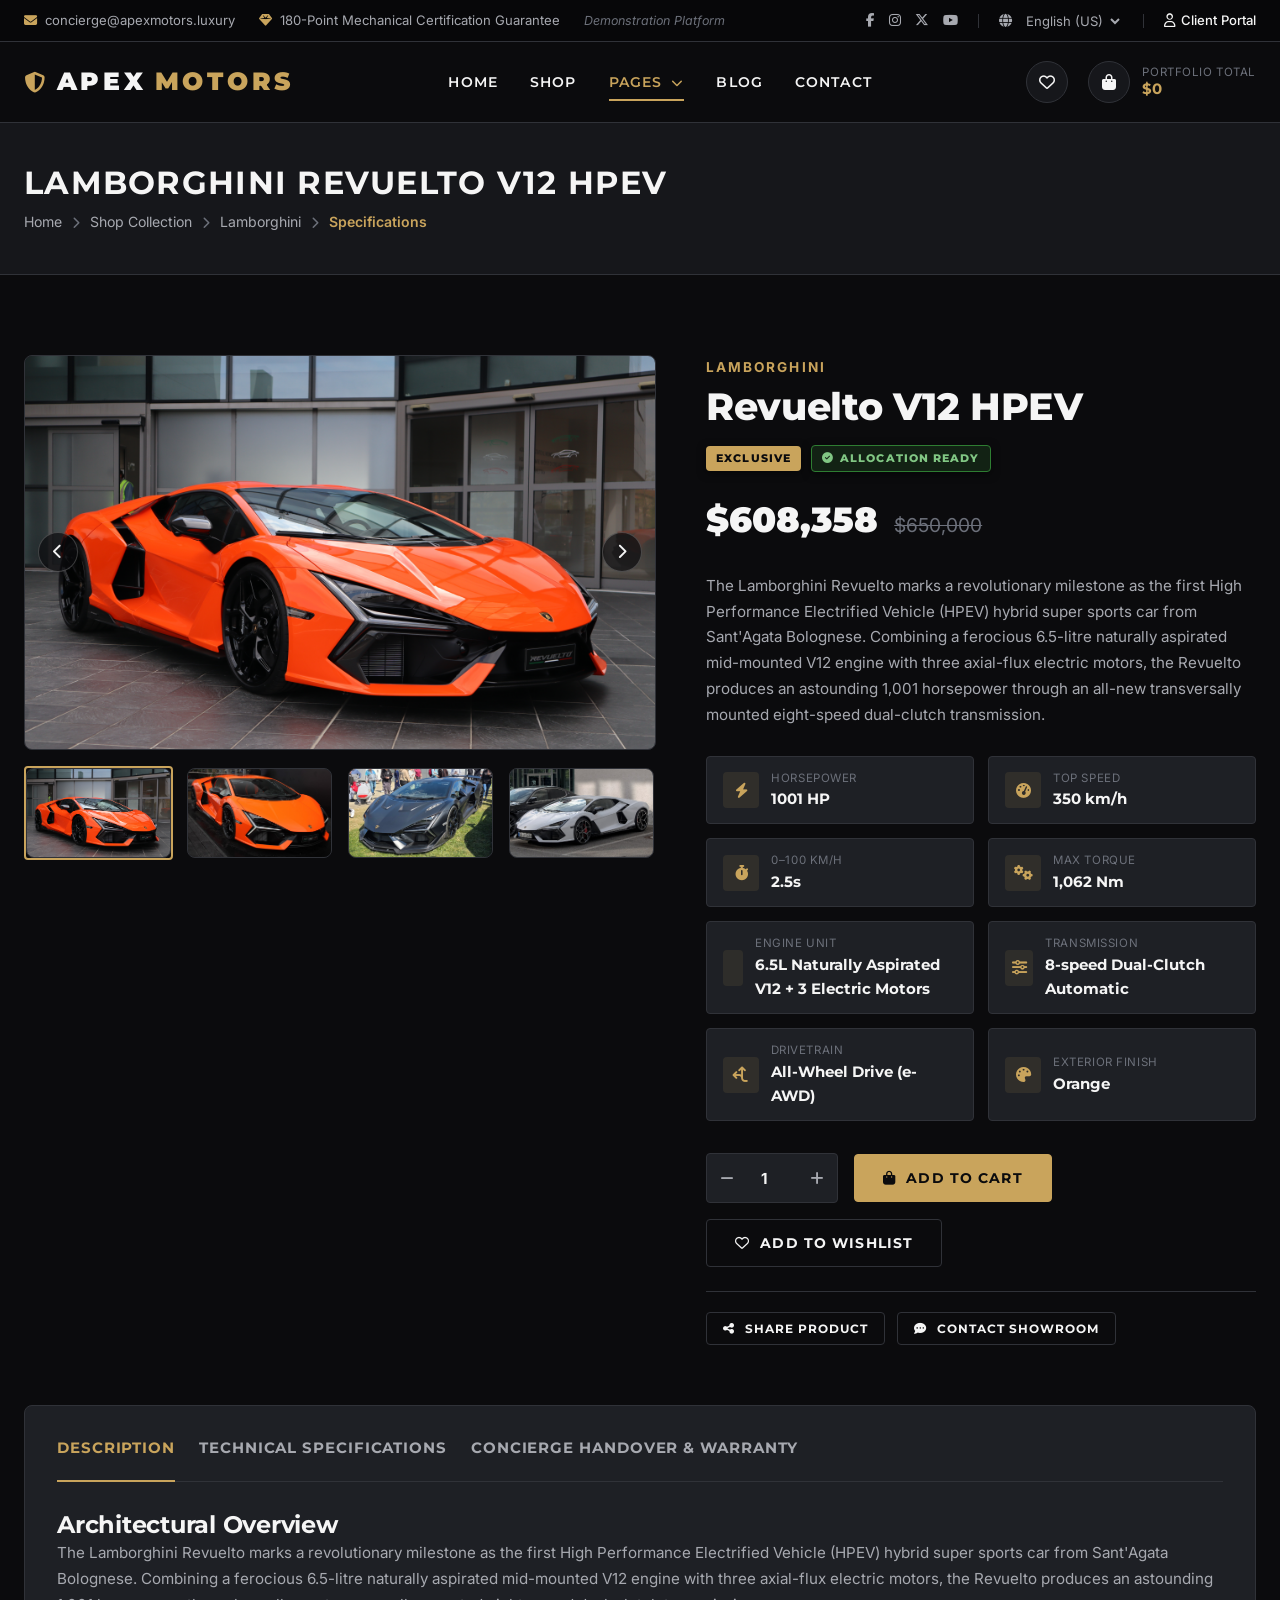
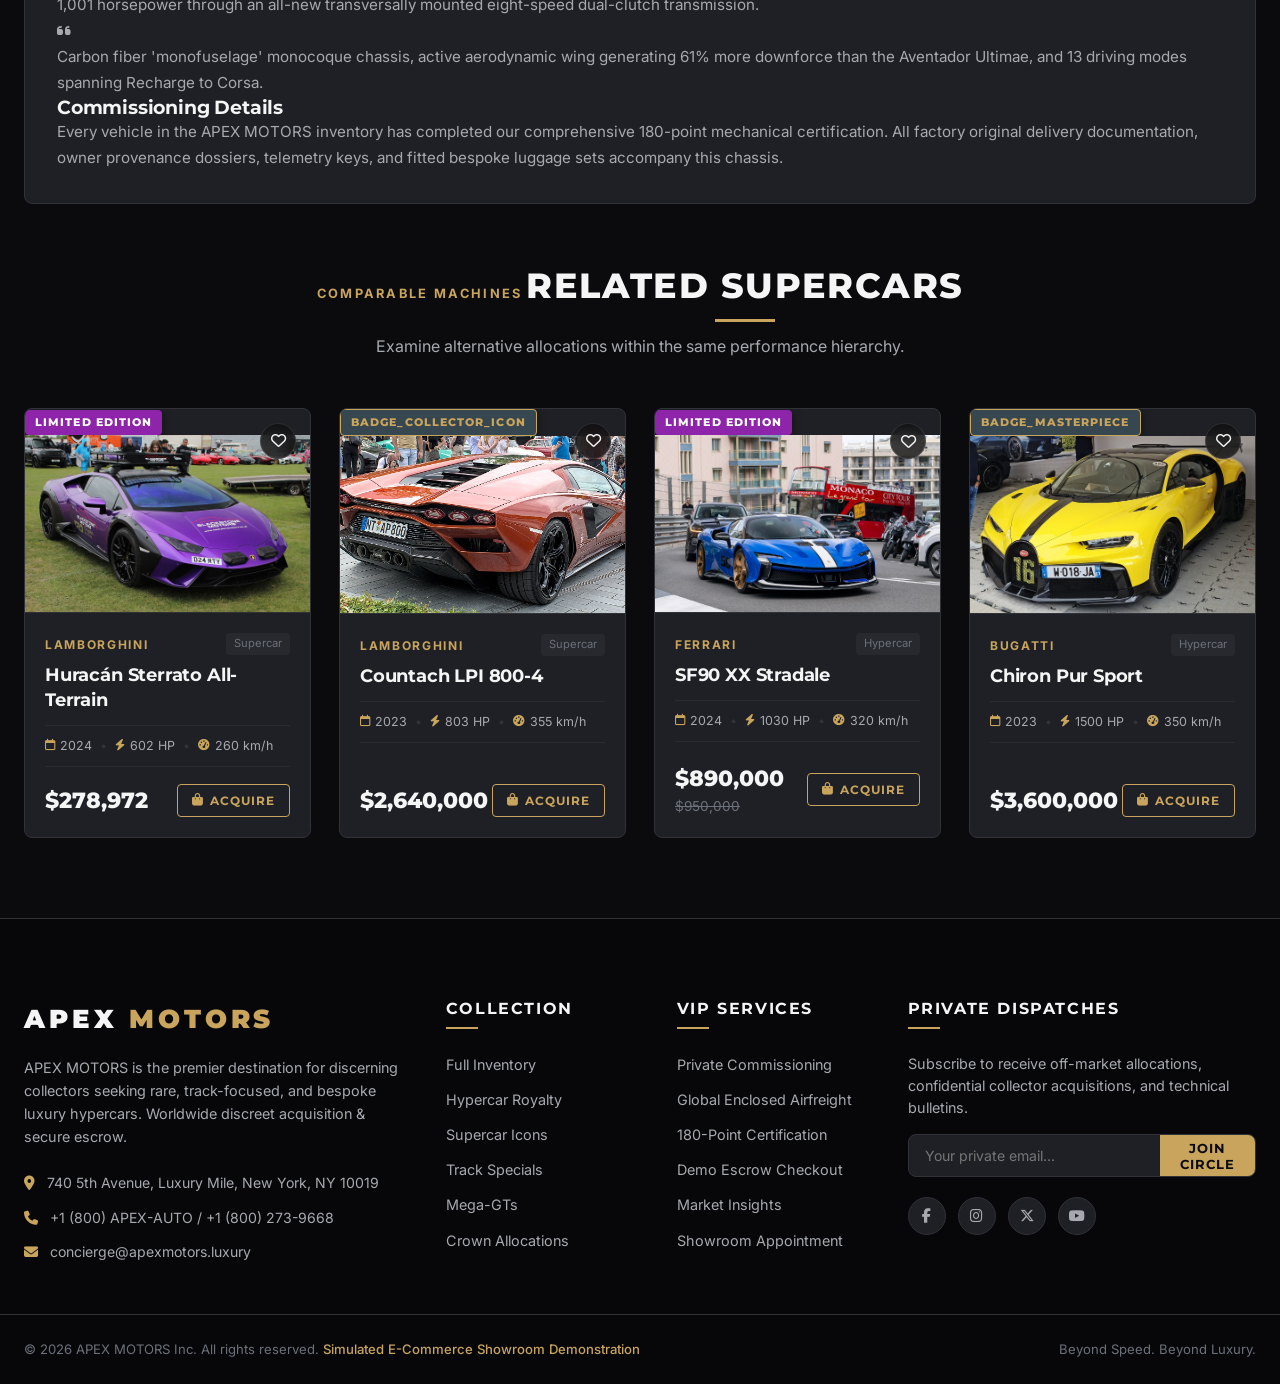
<file: shop-details.html>
<!DOCTYPE html>
<html lang="en">
<head>
  <meta charset="UTF-8">
  <meta name="viewport" content="width=device-width, initial-scale=1.0">
  <title>Vehicle Details | APEX MOTORS</title>
  <meta name="description" content="Examine complete specifications, telemetry figures, and provenance history for this rare supercar.">

  <!-- Font Awesome 6 -->
  <link rel="stylesheet" href="https://cdnjs.cloudflare.com/ajax/libs/font-awesome/6.5.1/css/all.min.css">
  <!-- Stylesheets -->
  <link rel="stylesheet" href="css/style.css">
  <link rel="stylesheet" href="css/components.css">
  <link rel="stylesheet" href="css/responsive.css">
  <script src="js/image-loader.js"></script>
</head>
<body>

  <!-- Top Bar -->
  <aside class="header-top" aria-label="Showroom Information">
    <div class="container">
      <div class="header-top-left">
        <div class="top-contact-item">
          <i class="fa-solid fa-envelope"></i>
          <span>concierge@apexmotors.luxury</span>
        </div>
        <div class="top-contact-item">
          <i class="fa-solid fa-gem"></i>
          <span>180-Point Mechanical Certification Guarantee</span>
        </div>
        <span class="top-notice-pill">Demonstration Platform</span>
      </div>
      <div class="header-top-right">
        <div class="top-social-links">
          <a href="#" aria-label="Facebook"><i class="fa-brands fa-facebook-f"></i></a>
          <a href="#" aria-label="Instagram"><i class="fa-brands fa-instagram"></i></a>
          <a href="#" aria-label="X (Twitter)"><i class="fa-brands fa-x-twitter"></i></a>
          <a href="#" aria-label="YouTube"><i class="fa-brands fa-youtube"></i></a>
        </div>
        <span class="top-divider"></span>
        <div class="header-lang-wrapper">
          <i class="fa-solid fa-globe"></i>
          <select id="header-language-select" class="header-lang-select" aria-label="Select Language">
            <option value="en">English (US)</option>
            <option value="vi">Tiếng Việt</option>
          </select>
        </div>
        <span class="top-divider"></span>
        <div id="header-user-btn" class="header-user-action">
          <i class="fa-regular fa-user"></i>
          <span>Client Portal</span>
        </div>
      </div>
    </div>
  </aside>

  <!-- Main Navigation Header -->
  <header class="header-main" role="banner">
    <div class="container">
      <a href="index.html" class="header-brand">
        <span class="header-brand-logo">
          <i class="fa-solid fa-shield-halved"></i>
          APEX <span>MOTORS</span>
        </span>
      </a>

      <nav class="main-nav" role="navigation" aria-label="Main Navigation">
        <a href="index.html" class="nav-link">Home</a>
        <a href="shop-grid.html" class="nav-link">Shop</a>
        <div class="nav-item-has-children">
          <a href="shop-grid.html" class="nav-link nav-link-parent active">
            Pages <i class="fa-solid fa-chevron-down"></i>
          </a>
          <div class="nav-dropdown">
            <a href="shop-details.html" class="nav-dropdown-link active">Shop Details</a>
            <a href="shoping-cart.html" class="nav-dropdown-link">Shopping Cart</a>
            <a href="checkout.html" class="nav-dropdown-link">Checkout</a>
            <a href="blog-details.html" class="nav-dropdown-link">Blog Details</a>
          </div>
        </div>
        <a href="blog.html" class="nav-link">Blog</a>
        <a href="contact.html" class="nav-link">Contact</a>
      </nav>

      <div class="header-actions">
        <!-- Wishlist Icon -->
        <button type="button" class="action-icon-btn trigger-wishlist-modal" aria-label="View Saved Wishlist" title="Saved Wishlist">
          <i class="fa-regular fa-heart"></i>
          <span class="action-badge header-wishlist-count" style="display: none;">0</span>
        </button>

        <!-- Cart Preview -->
        <a href="shoping-cart.html" class="header-cart-preview" title="View Acquisition Cart">
          <div class="action-icon-btn">
            <i class="fa-solid fa-bag-shopping"></i>
            <span class="action-badge header-cart-count" style="display: none;">0</span>
          </div>
          <div class="header-cart-meta">
            <span class="header-cart-label">Portfolio Total</span>
            <span class="header-cart-total-price">$0</span>
          </div>
        </a>

        <!-- Mobile Menu Toggle -->
        <button type="button" class="mobile-menu-toggle" aria-label="Toggle Navigation Menu">
          <i class="fa-solid fa-bars"></i>
        </button>
      </div>
    </div>
  </header>

  <!-- Mobile Drawer -->
  <div class="mobile-nav-overlay"></div>
  <div class="mobile-nav-drawer" role="dialog" aria-modal="true" aria-label="Mobile Navigation">
    <div class="mobile-nav-header">
      <span class="header-brand-logo">APEX <span>MOTORS</span></span>
      <button type="button" class="mobile-nav-close" aria-label="Close Menu">&times;</button>
    </div>
    <div class="mobile-nav-links">
      <a href="index.html" class="mobile-nav-link">Home</a>
      <a href="shop-grid.html" class="mobile-nav-link">Shop Collection</a>
      <div class="mobile-nav-dropdown">
        <a href="shop-details.html" class="active">Shop Details</a>
        <a href="shoping-cart.html">Shopping Cart</a>
        <a href="checkout.html">Checkout</a>
        <a href="blog-details.html">Blog Details</a>
      </div>
      <a href="blog.html" class="mobile-nav-link">Editorial Blog</a>
      <a href="contact.html" class="mobile-nav-link">Contact Showroom</a>
    </div>
    <div class="mobile-nav-footer">
      <div><i class="fa-solid fa-phone text-gold"></i> +1 (800) 273-9668</div>
      <div><i class="fa-solid fa-envelope text-gold"></i> concierge@apexmotors.luxury</div>
    </div>
  </div>

  <!-- Breadcrumbs -->
  <section class="breadcrumb-section">
    <div class="container">
      <div class="breadcrumb-content">
        <h1 class="breadcrumb-title" id="details-breadcrumb-current">Vehicle Dossier</h1>
        <div class="breadcrumb-nav">
          <a href="index.html">Home</a>
          <span class="breadcrumb-sep"><i class="fa-solid fa-chevron-right"></i></span>
          <a href="shop-grid.html">Shop Collection</a>
          <span class="breadcrumb-sep"><i class="fa-solid fa-chevron-right"></i></span>
          <a href="shop-grid.html" id="details-breadcrumb-brand">Marque</a>
          <span class="breadcrumb-sep"><i class="fa-solid fa-chevron-right"></i></span>
          <span class="breadcrumb-active" id="details-breadcrumb-title">Specifications</span>
        </div>
      </div>
    </div>
  </section>

  <!-- Main Product Details Section -->
  <section class="details-section section-spad">
    <div class="container">
      <div class="details-layout">
        <!-- Left: Image Gallery -->
        <div class="details-gallery">
          <div class="details-gallery-main-wrapper">
            <button type="button" class="gallery-nav-arrow gallery-nav-prev" id="gallery-prev-btn" aria-label="Previous Perspective">
              <i class="fa-solid fa-chevron-left"></i>
            </button>
            <div id="details-gallery-main">
              <!-- Rendered by ProductDetails.renderGallery() -->
            </div>
            <button type="button" class="gallery-nav-arrow gallery-nav-next" id="gallery-next-btn" aria-label="Next Perspective">
              <i class="fa-solid fa-chevron-right"></i>
            </button>
          </div>
          <!-- Thumbnails Strip -->
          <div class="details-gallery-thumbs" id="details-gallery-thumbs">
            <!-- Rendered by ProductDetails.renderGallery() -->
          </div>
        </div>

        <!-- Right: Information & Actions -->
        <div class="details-info">
          <span class="details-brand" id="details-brand">Marque</span>
          <h2 class="details-title" id="details-title">Vehicle Model</h2>

          <div class="details-badge-container" id="details-badge-container">
            <!-- Dynamic badges -->
          </div>

          <div class="details-price-row">
            <span class="details-price-current" id="details-price-current">$0</span>
            <span class="details-price-original" id="details-price-original" style="display: none;">$0</span>
          </div>

          <p class="details-excerpt" id="details-excerpt">
            Loading vehicle overview and specification highlights...
          </p>

          <!-- Key Specs Matrix -->
          <div class="details-specs-grid" id="details-specs-grid">
            <!-- Rendered by ProductDetails.renderInfo() -->
          </div>

          <!-- Actions -->
          <div class="details-actions-row">
            <div class="quantity-control" aria-label="Vehicle Quantity">
              <button type="button" class="qty-btn" id="details-qty-minus"><i class="fa-solid fa-minus"></i></button>
              <input type="number" id="details-qty-input" class="qty-input" value="1" min="1" max="10" />
              <button type="button" class="qty-btn" id="details-qty-plus"><i class="fa-solid fa-plus"></i></button>
            </div>

            <button type="button" class="btn btn-gold" id="details-btn-add-cart">
              <i class="fa-solid fa-bag-shopping"></i> Add to Cart
            </button>

            <button type="button" class="btn btn-outline" id="details-btn-wishlist">
              <i class="fa-regular fa-heart"></i> Add to Wishlist
            </button>
          </div>

          <div class="details-extra-actions">
            <button type="button" class="btn btn-outline btn-sm" id="details-btn-share">
              <i class="fa-solid fa-share-nodes"></i> Share Product
            </button>
            <button type="button" class="btn btn-outline btn-sm" id="details-btn-contact">
              <i class="fa-solid fa-comment-dots"></i> Contact Showroom
            </button>
          </div>
        </div>
      </div>

      <!-- Information Tabs -->
      <div class="details-tabs-section">
        <div class="details-tabs-nav" role="tablist">
          <button type="button" class="details-tab-btn is-active" data-tab="tab-pane-desc" role="tab" aria-selected="true">
            Description
          </button>
          <button type="button" class="details-tab-btn" data-tab="tab-pane-tech" role="tab" aria-selected="false">
            Technical Specifications
          </button>
          <button type="button" class="details-tab-btn" data-tab="tab-pane-warranty" role="tab" aria-selected="false">
            Concierge Handover & Warranty
          </button>
        </div>

        <div class="details-tab-panes">
          <div class="details-tab-pane is-active" id="tab-pane-desc" role="tabpanel">
            <!-- Populated dynamically -->
          </div>
          <div class="details-tab-pane" id="tab-pane-tech" role="tabpanel">
            <!-- Populated dynamically -->
          </div>
          <div class="details-tab-pane" id="tab-pane-warranty" role="tabpanel">
            <!-- Populated dynamically -->
          </div>
        </div>
      </div>

      <!-- Related Cars -->
      <div class="related-cars-section">
        <div class="section-header">
          <span class="section-tagline">Comparable Machines</span>
          <h2 class="section-title">Related Supercars</h2>
          <p class="section-subtitle">Examine alternative allocations within the same performance hierarchy.</p>
        </div>
        <div class="featured-cars-grid" id="details-related-grid">
          <!-- Populated by ProductDetails.renderRelatedCars() -->
        </div>
      </div>
    </div>
  </section>

  <!-- Footer -->
  <footer class="footer-main" role="contentinfo">
    <div class="footer-top">
      <div class="container">
        <div class="footer-grid">
          <!-- Col 1 -->
          <div class="footer-col-brand">
            <span class="footer-brand-logo">APEX <span>MOTORS</span></span>
            <p class="footer-brand-desc">
              Dedicated to the world's most discriminating collectors. Offering verified provenance allocations, climate-controlled global air logistics, and private circuit test handovers.
            </p>
            <div class="footer-contact-list">
              <div class="footer-contact-item">
                <i class="fa-solid fa-location-dot"></i>
                <span>740 5th Avenue, Luxury Mile, New York, NY 10019</span>
              </div>
              <div class="footer-contact-item">
                <i class="fa-solid fa-phone"></i>
                <span>+1 (800) APEX-AUTO / +1 (800) 273-9668</span>
              </div>
              <div class="footer-contact-item">
                <i class="fa-solid fa-envelope"></i>
                <span>concierge@apexmotors.luxury</span>
              </div>
            </div>
          </div>

          <!-- Col 2: Quick Links -->
          <div class="footer-col-links">
            <h4 class="footer-col-title">Collection</h4>
            <ul class="footer-links-list">
              <li><a href="shop-grid.html">Full Inventory</a></li>
              <li><a href="shop-grid.html?category=Hypercar">Hypercar Royalty</a></li>
              <li><a href="shop-grid.html?category=Supercar">Supercar Icons</a></li>
              <li><a href="shop-grid.html?category=Sports%20Car">Track Specials</a></li>
              <li><a href="shop-grid.html?category=Grand%20Tourer">Mega-GTs</a></li>
              <li><a href="shop-grid.html?sort=price-high">Crown Allocations</a></li>
            </ul>
          </div>

          <!-- Col 3: Customer Support -->
          <div class="footer-col-links">
            <h4 class="footer-col-title">VIP Services</h4>
            <ul class="footer-links-list">
              <li><a href="contact.html">Private Commissioning</a></li>
              <li><a href="contact.html">Global Enclosed Airfreight</a></li>
              <li><a href="shop-details.html">180-Point Certification</a></li>
              <li><a href="checkout.html">Demo Escrow Checkout</a></li>
              <li><a href="blog.html">Market Insights</a></li>
              <li><a href="contact.html">Showroom Appointment</a></li>
            </ul>
          </div>

          <!-- Col 4: Newsletter -->
          <div class="footer-col-newsletter">
            <h4 class="footer-col-title">Private Dispatches</h4>
            <p class="footer-newsletter-text">
              Subscribe to receive off-market allocations, confidential collector acquisitions, and technical bulletins.
            </p>
            <form class="footer-newsletter-form">
              <input type="email" placeholder="Your private email..." required aria-label="Email for newsletter" />
              <button type="submit">Join Circle</button>
            </form>
            <div class="footer-social-links">
              <a href="#" class="footer-social-btn" aria-label="Facebook"><i class="fa-brands fa-facebook-f"></i></a>
              <a href="#" class="footer-social-btn" aria-label="Instagram"><i class="fa-brands fa-instagram"></i></a>
              <a href="#" class="footer-social-btn" aria-label="X (Twitter)"><i class="fa-brands fa-x-twitter"></i></a>
              <a href="#" class="footer-social-btn" aria-label="YouTube"><i class="fa-brands fa-youtube"></i></a>
            </div>
          </div>
        </div>
      </div>
    </div>

    <div class="footer-bottom">
      <div class="container">
        <p>&copy; 2026 APEX MOTORS Inc. All rights reserved. <span class="footer-disclaimer-pill">Simulated E-Commerce Showroom Demonstration</span></p>
        <p>Beyond Speed. Beyond Luxury.</p>
      </div>
    </div>
  </footer>

  <!-- Scripts -->
  <script src="js/data.js"></script>
  <script src="js/translations.js"></script>
  <script src="js/image-loader.js"></script>
  <script src="js/validation.js"></script>
  <script src="js/cart.js"></script>
  <script src="js/wishlist.js"></script>
  <script src="js/products.js"></script>
  <script src="js/main.js"></script>
  <script src="js/product-details.js"></script>
</body>
</html>
</file>
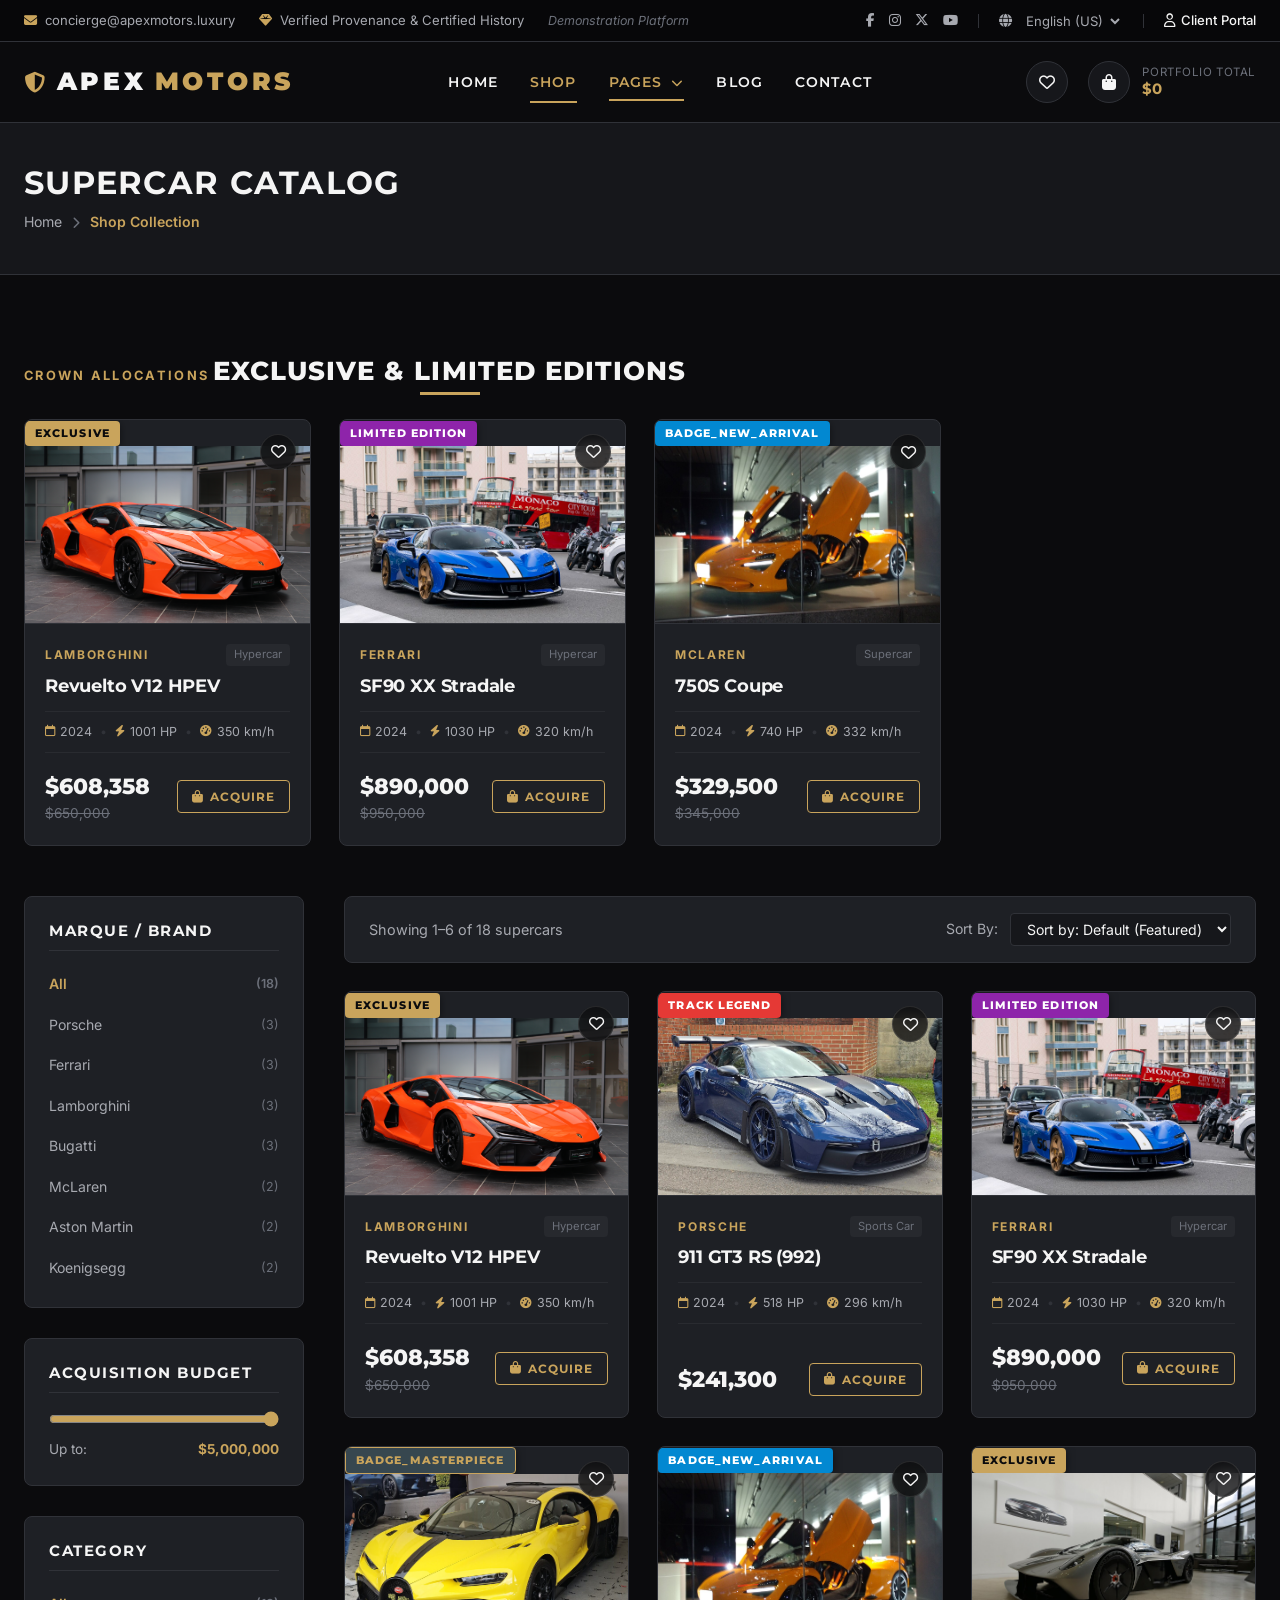
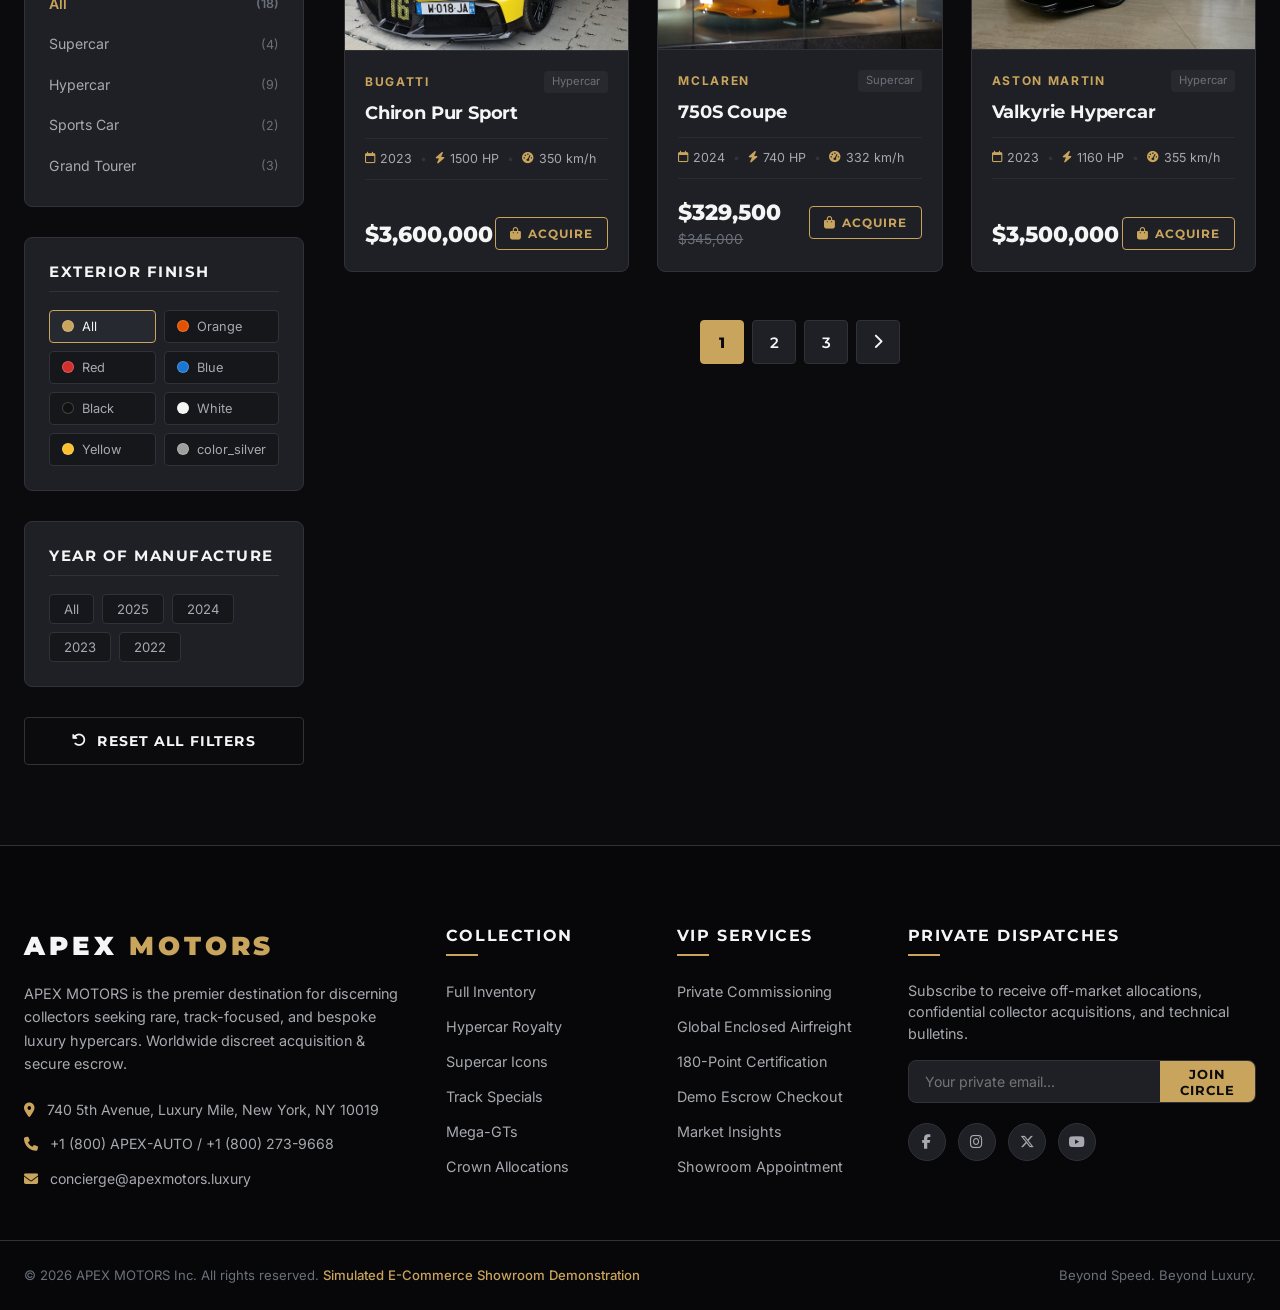
<file: shop-grid.html>
<!DOCTYPE html>
<html lang="en">
<head>
  <meta charset="UTF-8">
  <meta name="viewport" content="width=device-width, initial-scale=1.0">
  <title>Supercar Inventory & Allocations | APEX MOTORS</title>
  <meta name="description" content="Explore our complete inventory of rare supercars, track titans, and limited-run hypercars with real-time specification filtering.">

  <!-- Font Awesome 6 -->
  <link rel="stylesheet" href="https://cdnjs.cloudflare.com/ajax/libs/font-awesome/6.5.1/css/all.min.css">
  <!-- Stylesheets -->
  <link rel="stylesheet" href="css/style.css">
  <link rel="stylesheet" href="css/components.css">
  <link rel="stylesheet" href="css/responsive.css">
  <script src="js/image-loader.js"></script>
</head>
<body>

  <!-- Top Bar -->
  <aside class="header-top" aria-label="Showroom Information">
    <div class="container">
      <div class="header-top-left">
        <div class="top-contact-item">
          <i class="fa-solid fa-envelope"></i>
          <span>concierge@apexmotors.luxury</span>
        </div>
        <div class="top-contact-item">
          <i class="fa-solid fa-gem"></i>
          <span>Verified Provenance & Certified History</span>
        </div>
        <span class="top-notice-pill">Demonstration Platform</span>
      </div>
      <div class="header-top-right">
        <div class="top-social-links">
          <a href="#" aria-label="Facebook"><i class="fa-brands fa-facebook-f"></i></a>
          <a href="#" aria-label="Instagram"><i class="fa-brands fa-instagram"></i></a>
          <a href="#" aria-label="X (Twitter)"><i class="fa-brands fa-x-twitter"></i></a>
          <a href="#" aria-label="YouTube"><i class="fa-brands fa-youtube"></i></a>
        </div>
        <span class="top-divider"></span>
        <div class="header-lang-wrapper">
          <i class="fa-solid fa-globe"></i>
          <select id="header-language-select" class="header-lang-select" aria-label="Select Language">
            <option value="en">English (US)</option>
            <option value="vi">Tiếng Việt</option>
          </select>
        </div>
        <span class="top-divider"></span>
        <div id="header-user-btn" class="header-user-action">
          <i class="fa-regular fa-user"></i>
          <span>Client Portal</span>
        </div>
      </div>
    </div>
  </aside>

  <!-- Main Navigation Header -->
  <header class="header-main" role="banner">
    <div class="container">
      <a href="index.html" class="header-brand">
        <span class="header-brand-logo">
          <i class="fa-solid fa-shield-halved"></i>
          APEX <span>MOTORS</span>
        </span>
      </a>

      <nav class="main-nav" role="navigation" aria-label="Main Navigation">
        <a href="index.html" class="nav-link">Home</a>
        <a href="shop-grid.html" class="nav-link active">Shop</a>
        <div class="nav-item-has-children">
          <a href="shop-grid.html" class="nav-link nav-link-parent active">
            Pages <i class="fa-solid fa-chevron-down"></i>
          </a>
          <div class="nav-dropdown">
            <a href="shop-details.html" class="nav-dropdown-link">Shop Details</a>
            <a href="shoping-cart.html" class="nav-dropdown-link">Shopping Cart</a>
            <a href="checkout.html" class="nav-dropdown-link">Checkout</a>
            <a href="blog-details.html" class="nav-dropdown-link">Blog Details</a>
          </div>
        </div>
        <a href="blog.html" class="nav-link">Blog</a>
        <a href="contact.html" class="nav-link">Contact</a>
      </nav>

      <div class="header-actions">
        <!-- Wishlist Icon -->
        <button type="button" class="action-icon-btn trigger-wishlist-modal" aria-label="View Saved Wishlist" title="Saved Wishlist">
          <i class="fa-regular fa-heart"></i>
          <span class="action-badge header-wishlist-count" style="display: none;">0</span>
        </button>

        <!-- Cart Preview -->
        <a href="shoping-cart.html" class="header-cart-preview" title="View Acquisition Cart">
          <div class="action-icon-btn">
            <i class="fa-solid fa-bag-shopping"></i>
            <span class="action-badge header-cart-count" style="display: none;">0</span>
          </div>
          <div class="header-cart-meta">
            <span class="header-cart-label">Portfolio Total</span>
            <span class="header-cart-total-price">$0</span>
          </div>
        </a>

        <!-- Mobile Menu Toggle -->
        <button type="button" class="mobile-menu-toggle" aria-label="Toggle Navigation Menu">
          <i class="fa-solid fa-bars"></i>
        </button>
      </div>
    </div>
  </header>

  <!-- Mobile Drawer -->
  <div class="mobile-nav-overlay"></div>
  <div class="mobile-nav-drawer" role="dialog" aria-modal="true" aria-label="Mobile Navigation">
    <div class="mobile-nav-header">
      <span class="header-brand-logo">APEX <span>MOTORS</span></span>
      <button type="button" class="mobile-nav-close" aria-label="Close Menu">&times;</button>
    </div>
    <div class="mobile-nav-links">
      <a href="index.html" class="mobile-nav-link">Home</a>
      <a href="shop-grid.html" class="mobile-nav-link active">Shop Collection</a>
      <div class="mobile-nav-dropdown">
        <a href="shop-details.html">Shop Details</a>
        <a href="shoping-cart.html">Shopping Cart</a>
        <a href="checkout.html">Checkout</a>
        <a href="blog-details.html">Blog Details</a>
      </div>
      <a href="blog.html" class="mobile-nav-link">Editorial Blog</a>
      <a href="contact.html" class="mobile-nav-link">Contact Showroom</a>
    </div>
    <div class="mobile-nav-footer">
      <div><i class="fa-solid fa-phone text-gold"></i> +1 (800) 273-9668</div>
      <div><i class="fa-solid fa-envelope text-gold"></i> concierge@apexmotors.luxury</div>
    </div>
  </div>

  <!-- Breadcrumbs -->
  <section class="breadcrumb-section">
    <div class="container">
      <div class="breadcrumb-content">
        <h1 class="breadcrumb-title">Supercar Catalog</h1>
        <div class="breadcrumb-nav">
          <a href="index.html">Home</a>
          <span class="breadcrumb-sep"><i class="fa-solid fa-chevron-right"></i></span>
          <span class="breadcrumb-active">Shop Collection</span>
        </div>
      </div>
    </div>
  </section>

  <!-- Catalog Section -->
  <section class="shop-catalog-section section-spad">
    <div class="container">
      <!-- Special Collection Highlight -->
      <div class="shop-special-collection" style="margin-bottom: 50px;">
        <div class="section-header" style="text-align: left; margin-bottom: 24px;">
          <span class="section-tagline">Crown Allocations</span>
          <h2 class="section-title" style="font-size: 1.6rem; padding-bottom: 8px;">Exclusive & Limited Editions</h2>
        </div>
        <div class="featured-cars-grid" id="shop-discount-slider">
          <!-- Populated by Shop.renderDiscountHighlights() -->
        </div>
      </div>

      <!-- Main Shop Layout -->
      <div class="shop-layout">
        <!-- Left Sidebar Filters -->
        <aside class="shop-sidebar" aria-label="Catalog Filters">
          <!-- Filter by Brand -->
          <div class="sidebar-widget">
            <h4 class="sidebar-widget-title">Marque / Brand</h4>
            <div class="filter-radio-list" id="sidebar-brand-filters">
              <!-- Rendered dynamically by Shop.setupSidebarFilters() -->
            </div>
          </div>

          <!-- Filter by Price -->
          <div class="sidebar-widget">
            <h4 class="sidebar-widget-title">Acquisition Budget</h4>
            <div class="price-slider-wrapper">
              <input 
                type="range" 
                id="price-range-slider" 
                class="price-slider-input" 
                min="200000" 
                max="5000000" 
                step="50000" 
                value="5000000" 
                aria-label="Filter by maximum price"
              />
              <div class="price-slider-readout">
                <span>Up to:</span>
                <strong id="price-range-val">$5,000,000</strong>
              </div>
            </div>
          </div>

          <!-- Filter by Category -->
          <div class="sidebar-widget">
            <h4 class="sidebar-widget-title">Vehicle Class</h4>
            <div class="filter-radio-list" id="sidebar-category-filters">
              <!-- Rendered dynamically by Shop.setupSidebarFilters() -->
            </div>
          </div>

          <!-- Filter by Color -->
          <div class="sidebar-widget">
            <h4 class="sidebar-widget-title">Exterior Finish</h4>
            <div class="color-filter-grid" id="sidebar-color-filters">
              <!-- Rendered dynamically by Shop.setupSidebarFilters() -->
            </div>
          </div>

          <!-- Filter by Year -->
          <div class="sidebar-widget">
            <h4 class="sidebar-widget-title">Production Year</h4>
            <div class="year-filter-grid" id="sidebar-year-filters">
              <!-- Rendered dynamically by Shop.setupSidebarFilters() -->
            </div>
          </div>

          <!-- Reset Filters Button -->
          <button type="button" class="btn btn-outline btn-block" id="sidebar-reset-btn">
            <i class="fa-solid fa-rotate-left"></i> Reset All Filters
          </button>
        </aside>

        <!-- Right Product Grid -->
        <div class="shop-main-content">
          <!-- Top Sorting & Count Bar -->
          <div class="shop-topbar">
            <span class="shop-results-count" id="shop-results-count">Loading collection...</span>
            <div class="shop-sort-group">
              <label for="shop-sort-select">Sort By:</label>
              <select id="shop-sort-select" class="shop-sort-select" aria-label="Sort supercars">
                <option value="default">Default (Featured First)</option>
                <option value="price-low">Price: Low to High</option>
                <option value="price-high">Price: High to Low</option>
                <option value="newest">Newest First</option>
                <option value="name-az">Model Name: A–Z</option>
                <option value="horsepower-high">Horsepower: High to Low</option>
              </select>
            </div>
          </div>

          <!-- Product Cards Grid -->
          <div class="shop-grid-cards" id="shop-products-grid">
            <!-- Dynamically populated by Shop.renderCatalog() -->
          </div>

          <!-- Dynamic Pagination -->
          <div class="pagination" id="shop-pagination" aria-label="Catalog Pagination">
            <!-- Rendered dynamically by Shop.renderCatalog() -->
          </div>
        </div>
      </div>
    </div>
  </section>

  <!-- Footer -->
  <footer class="footer-main" role="contentinfo">
    <div class="footer-top">
      <div class="container">
        <div class="footer-grid">
          <!-- Col 1 -->
          <div class="footer-col-brand">
            <span class="footer-brand-logo">APEX <span>MOTORS</span></span>
            <p class="footer-brand-desc">
              Dedicated to the world's most discriminating collectors. Offering verified provenance allocations, climate-controlled global air logistics, and private circuit test handovers.
            </p>
            <div class="footer-contact-list">
              <div class="footer-contact-item">
                <i class="fa-solid fa-location-dot"></i>
                <span>740 5th Avenue, Luxury Mile, New York, NY 10019</span>
              </div>
              <div class="footer-contact-item">
                <i class="fa-solid fa-phone"></i>
                <span>+1 (800) APEX-AUTO / +1 (800) 273-9668</span>
              </div>
              <div class="footer-contact-item">
                <i class="fa-solid fa-envelope"></i>
                <span>concierge@apexmotors.luxury</span>
              </div>
            </div>
          </div>

          <!-- Col 2: Quick Links -->
          <div class="footer-col-links">
            <h4 class="footer-col-title">Collection</h4>
            <ul class="footer-links-list">
              <li><a href="shop-grid.html">Full Inventory</a></li>
              <li><a href="shop-grid.html?category=Hypercar">Hypercar Royalty</a></li>
              <li><a href="shop-grid.html?category=Supercar">Supercar Icons</a></li>
              <li><a href="shop-grid.html?category=Sports%20Car">Track Specials</a></li>
              <li><a href="shop-grid.html?category=Grand%20Tourer">Mega-GTs</a></li>
              <li><a href="shop-grid.html?sort=price-high">Crown Allocations</a></li>
            </ul>
          </div>

          <!-- Col 3: Customer Support -->
          <div class="footer-col-links">
            <h4 class="footer-col-title">VIP Services</h4>
            <ul class="footer-links-list">
              <li><a href="contact.html">Private Commissioning</a></li>
              <li><a href="contact.html">Global Enclosed Airfreight</a></li>
              <li><a href="shop-details.html">180-Point Certification</a></li>
              <li><a href="checkout.html">Demo Escrow Checkout</a></li>
              <li><a href="blog.html">Market Insights</a></li>
              <li><a href="contact.html">Showroom Appointment</a></li>
            </ul>
          </div>

          <!-- Col 4: Newsletter -->
          <div class="footer-col-newsletter">
            <h4 class="footer-col-title">Private Dispatches</h4>
            <p class="footer-newsletter-text">
              Subscribe to receive off-market allocations, confidential collector acquisitions, and technical bulletins.
            </p>
            <form class="footer-newsletter-form">
              <input type="email" placeholder="Your private email..." required aria-label="Email for newsletter" />
              <button type="submit">Join Circle</button>
            </form>
            <div class="footer-social-links">
              <a href="#" class="footer-social-btn" aria-label="Facebook"><i class="fa-brands fa-facebook-f"></i></a>
              <a href="#" class="footer-social-btn" aria-label="Instagram"><i class="fa-brands fa-instagram"></i></a>
              <a href="#" class="footer-social-btn" aria-label="X (Twitter)"><i class="fa-brands fa-x-twitter"></i></a>
              <a href="#" class="footer-social-btn" aria-label="YouTube"><i class="fa-brands fa-youtube"></i></a>
            </div>
          </div>
        </div>
      </div>
    </div>

    <div class="footer-bottom">
      <div class="container">
        <p>&copy; 2026 APEX MOTORS Inc. All rights reserved. <span class="footer-disclaimer-pill">Simulated E-Commerce Showroom Demonstration</span></p>
        <p>Beyond Speed. Beyond Luxury.</p>
      </div>
    </div>
  </footer>

  <!-- Scripts -->
  <script src="js/data.js"></script>
  <script src="js/translations.js"></script>
  <script src="js/image-loader.js"></script>
  <script src="js/validation.js"></script>
  <script src="js/cart.js"></script>
  <script src="js/wishlist.js"></script>
  <script src="js/products.js"></script>
  <script src="js/main.js"></script>
  <script src="js/shop.js"></script>
</body>
</html>
</file>
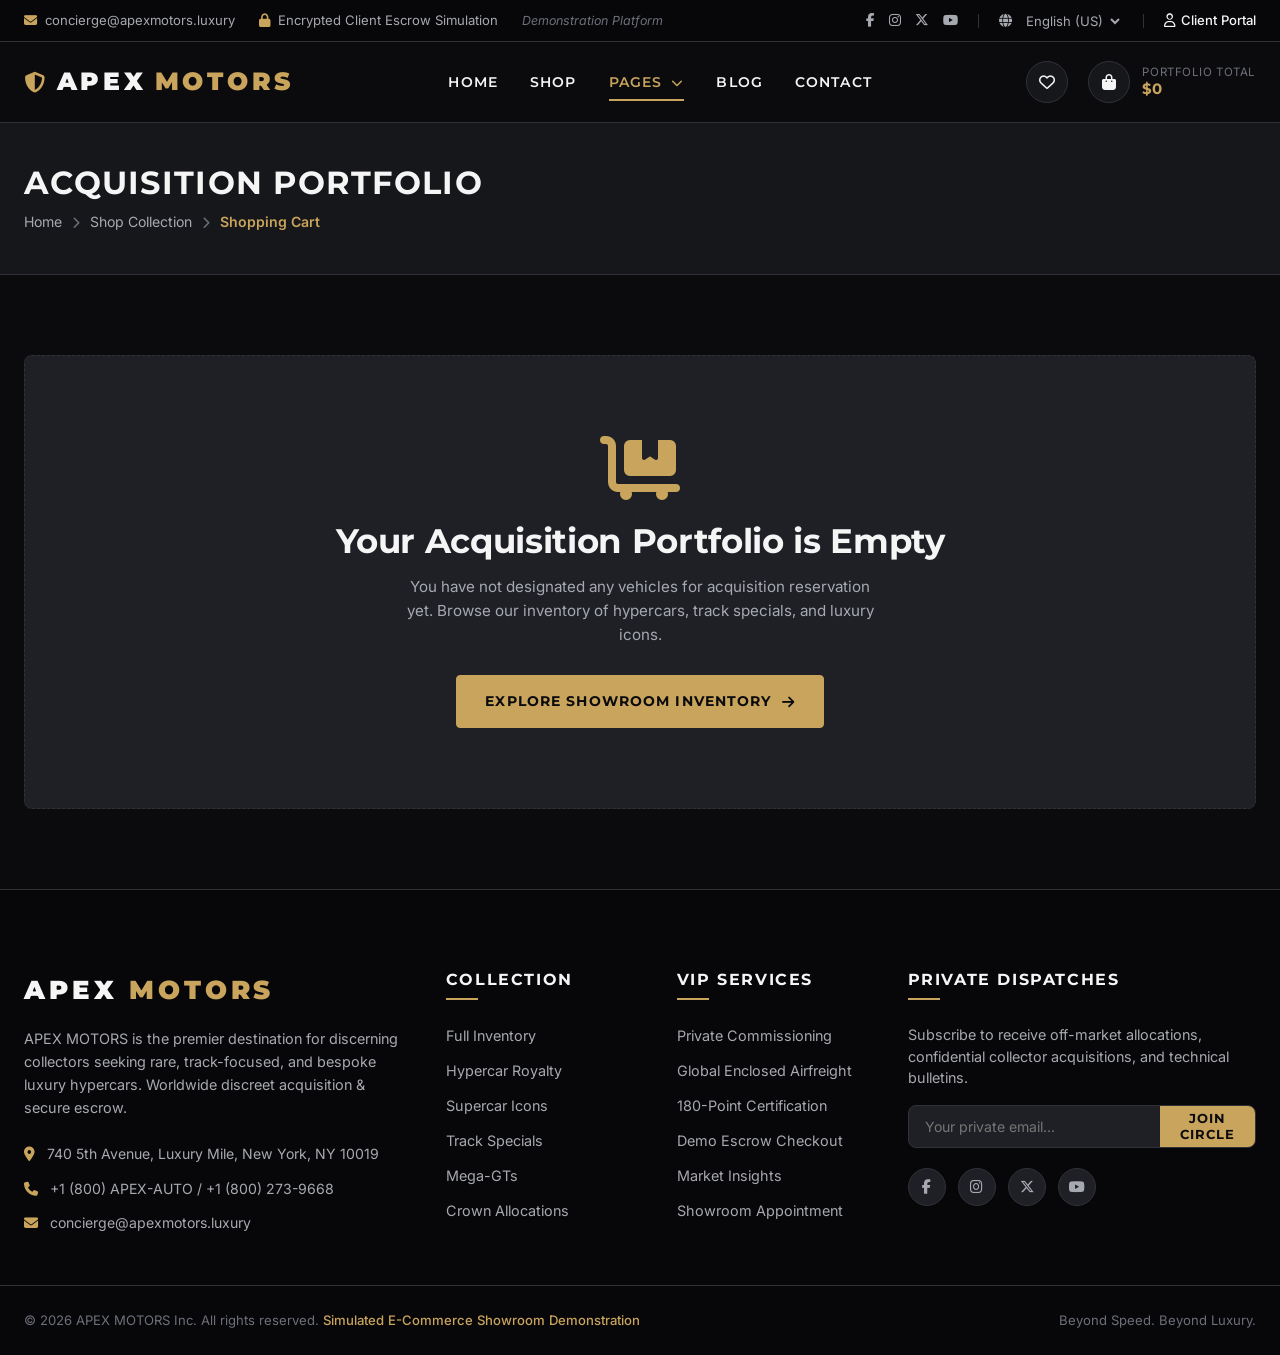
<file: shoping-cart.html>
<!DOCTYPE html>
<html lang="en">
<head>
  <meta charset="UTF-8">
  <meta name="viewport" content="width=device-width, initial-scale=1.0">
  <title>Acquisition Portfolio & Cart | APEX MOTORS</title>
  <meta name="description" content="Review your selected luxury vehicles, apply promotional incentives, and prepare for escrow reservation.">

  <!-- Font Awesome 6 -->
  <link rel="stylesheet" href="https://cdnjs.cloudflare.com/ajax/libs/font-awesome/6.5.1/css/all.min.css">
  <!-- Stylesheets -->
  <link rel="stylesheet" href="css/style.css">
  <link rel="stylesheet" href="css/components.css">
  <link rel="stylesheet" href="css/responsive.css">
  <script src="js/image-loader.js"></script>
</head>
<body>

  <!-- Top Bar -->
  <aside class="header-top" aria-label="Showroom Information">
    <div class="container">
      <div class="header-top-left">
        <div class="top-contact-item">
          <i class="fa-solid fa-envelope"></i>
          <span>concierge@apexmotors.luxury</span>
        </div>
        <div class="top-contact-item">
          <i class="fa-solid fa-lock"></i>
          <span>Encrypted Client Escrow Simulation</span>
        </div>
        <span class="top-notice-pill">Demonstration Platform</span>
      </div>
      <div class="header-top-right">
        <div class="top-social-links">
          <a href="#" aria-label="Facebook"><i class="fa-brands fa-facebook-f"></i></a>
          <a href="#" aria-label="Instagram"><i class="fa-brands fa-instagram"></i></a>
          <a href="#" aria-label="X (Twitter)"><i class="fa-brands fa-x-twitter"></i></a>
          <a href="#" aria-label="YouTube"><i class="fa-brands fa-youtube"></i></a>
        </div>
        <span class="top-divider"></span>
        <div class="header-lang-wrapper">
          <i class="fa-solid fa-globe"></i>
          <select id="header-language-select" class="header-lang-select" aria-label="Select Language">
            <option value="en">English (US)</option>
            <option value="vi">Tiếng Việt</option>
          </select>
        </div>
        <span class="top-divider"></span>
        <div id="header-user-btn" class="header-user-action">
          <i class="fa-regular fa-user"></i>
          <span>Client Portal</span>
        </div>
      </div>
    </div>
  </aside>

  <!-- Main Navigation Header -->
  <header class="header-main" role="banner">
    <div class="container">
      <a href="index.html" class="header-brand">
        <span class="header-brand-logo">
          <i class="fa-solid fa-shield-halved"></i>
          APEX <span>MOTORS</span>
        </span>
      </a>

      <nav class="main-nav" role="navigation" aria-label="Main Navigation">
        <a href="index.html" class="nav-link">Home</a>
        <a href="shop-grid.html" class="nav-link">Shop</a>
        <div class="nav-item-has-children">
          <a href="shop-grid.html" class="nav-link nav-link-parent active">
            Pages <i class="fa-solid fa-chevron-down"></i>
          </a>
          <div class="nav-dropdown">
            <a href="shop-details.html" class="nav-dropdown-link">Shop Details</a>
            <a href="shoping-cart.html" class="nav-dropdown-link active">Shopping Cart</a>
            <a href="checkout.html" class="nav-dropdown-link">Checkout</a>
            <a href="blog-details.html" class="nav-dropdown-link">Blog Details</a>
          </div>
        </div>
        <a href="blog.html" class="nav-link">Blog</a>
        <a href="contact.html" class="nav-link">Contact</a>
      </nav>

      <div class="header-actions">
        <!-- Wishlist Icon -->
        <button type="button" class="action-icon-btn trigger-wishlist-modal" aria-label="View Saved Wishlist" title="Saved Wishlist">
          <i class="fa-regular fa-heart"></i>
          <span class="action-badge header-wishlist-count" style="display: none;">0</span>
        </button>

        <!-- Cart Preview -->
        <a href="shoping-cart.html" class="header-cart-preview" title="View Acquisition Cart">
          <div class="action-icon-btn">
            <i class="fa-solid fa-bag-shopping"></i>
            <span class="action-badge header-cart-count" style="display: none;">0</span>
          </div>
          <div class="header-cart-meta">
            <span class="header-cart-label">Portfolio Total</span>
            <span class="header-cart-total-price">$0</span>
          </div>
        </a>

        <!-- Mobile Menu Toggle -->
        <button type="button" class="mobile-menu-toggle" aria-label="Toggle Navigation Menu">
          <i class="fa-solid fa-bars"></i>
        </button>
      </div>
    </div>
  </header>

  <!-- Mobile Drawer -->
  <div class="mobile-nav-overlay"></div>
  <div class="mobile-nav-drawer" role="dialog" aria-modal="true" aria-label="Mobile Navigation">
    <div class="mobile-nav-header">
      <span class="header-brand-logo">APEX <span>MOTORS</span></span>
      <button type="button" class="mobile-nav-close" aria-label="Close Menu">&times;</button>
    </div>
    <div class="mobile-nav-links">
      <a href="index.html" class="mobile-nav-link">Home</a>
      <a href="shop-grid.html" class="mobile-nav-link">Shop Collection</a>
      <div class="mobile-nav-dropdown">
        <a href="shop-details.html">Shop Details</a>
        <a href="shoping-cart.html" class="active">Shopping Cart</a>
        <a href="checkout.html">Checkout</a>
        <a href="blog-details.html">Blog Details</a>
      </div>
      <a href="blog.html" class="mobile-nav-link">Editorial Blog</a>
      <a href="contact.html" class="mobile-nav-link">Contact Showroom</a>
    </div>
    <div class="mobile-nav-footer">
      <div><i class="fa-solid fa-phone text-gold"></i> +1 (800) 273-9668</div>
      <div><i class="fa-solid fa-envelope text-gold"></i> concierge@apexmotors.luxury</div>
    </div>
  </div>

  <!-- Breadcrumbs -->
  <section class="breadcrumb-section">
    <div class="container">
      <div class="breadcrumb-content">
        <h1 class="breadcrumb-title">Acquisition Portfolio</h1>
        <div class="breadcrumb-nav">
          <a href="index.html">Home</a>
          <span class="breadcrumb-sep"><i class="fa-solid fa-chevron-right"></i></span>
          <a href="shop-grid.html">Shop Collection</a>
          <span class="breadcrumb-sep"><i class="fa-solid fa-chevron-right"></i></span>
          <span class="breadcrumb-active">Shopping Cart</span>
        </div>
      </div>
    </div>
  </section>

  <!-- Shopping Cart Section -->
  <section class="cart-section section-spad">
    <div class="container">
      <!-- Empty Cart State -->
      <div class="cart-empty-state" id="cart-empty-state" style="display: none;">
        <i class="fa-solid fa-cart-flatbed empty-icon"></i>
        <h2>Your Acquisition Portfolio is Empty</h2>
        <p style="color: var(--text-secondary); max-width: 480px; margin: 12px auto 28px;">
          You have not designated any vehicles for acquisition reservation yet. Browse our inventory of hypercars, track specials, and luxury icons.
        </p>
        <a href="shop-grid.html" class="btn btn-gold">
          <span>Explore Showroom Inventory</span>
          <i class="fa-solid fa-arrow-right"></i>
        </a>
      </div>

      <!-- Main Cart Content -->
      <div class="cart-content-wrapper" id="cart-content-wrapper">
        <!-- Cart Table -->
        <div class="cart-table-wrapper">
          <table class="cart-table" aria-label="Acquisition List">
            <thead>
              <tr>
                <th>Supercar Allocation</th>
                <th>Price (USD)</th>
                <th>Units</th>
                <th>Total</th>
                <th></th>
              </tr>
            </thead>
            <tbody id="cart-table-body">
              <!-- Populated dynamically by Cart.renderPage() -->
            </tbody>
          </table>

          <div class="cart-actions-bar">
            <a href="shop-grid.html" class="btn btn-outline btn-sm">
              <i class="fa-solid fa-arrow-left"></i> Continue Shopping
            </a>
            <button type="button" class="btn btn-outline-danger btn-sm" id="cart-clear-btn">
              <i class="fa-solid fa-trash-can"></i> Clear Portfolio
            </button>
          </div>
        </div>

        <!-- Cart Summary Box -->
        <div class="cart-summary-card">
          <h3 class="cart-summary-title">Escrow Summary</h3>

          <!-- Coupon Code Form -->
          <div class="cart-coupon-box">
            <form id="cart-coupon-form">
              <label for="coupon-input-field" style="display: block; font-size: 0.82rem; font-weight: 600; text-transform: uppercase; margin-bottom: 8px; color: var(--text-secondary);">
                Promotional Code
              </label>
              <div class="coupon-form-group">
                <input 
                  type="text" 
                  name="coupon" 
                  id="coupon-input-field" 
                  class="form-input" 
                  placeholder="e.g. APEX10" 
                  aria-label="Promotional Code" 
                />
                <button type="submit" class="btn btn-gold btn-sm">Apply</button>
              </div>
              <small style="display: block; color: var(--text-muted); font-size: 0.72rem; margin-top: 6px;">
                Demo Incentive: Use code <strong>APEX10</strong> for 10% off (up to $50,000).
              </small>
            </form>
          </div>

          <!-- Financial Calculation Rows -->
          <div class="cart-summary-row">
            <span>Portfolio Subtotal:</span>
            <strong id="cart-subtotal">$0</strong>
          </div>

          <div class="cart-summary-row" id="cart-discount-row" style="display: none; color: var(--accent-gold);">
            <span>VIP Incentive:</span>
            <strong id="cart-discount">-$0</strong>
          </div>

          <div class="cart-summary-row">
            <span>Estimated Logistics / Airfreight:</span>
            <span style="color: #81C784;">Included (VIP)</span>
          </div>

          <div class="cart-summary-total">
            <span>Total Escrow:</span>
            <span id="cart-grand-total" class="text-gold">$0</span>
          </div>

          <a href="checkout.html" class="btn btn-gold btn-block" style="padding: 16px;">
            <span>Proceed to Reservation</span>
            <i class="fa-solid fa-shield-halved"></i>
          </a>
        </div>
      </div>
    </div>
  </section>

  <!-- Footer -->
  <footer class="footer-main" role="contentinfo">
    <div class="footer-top">
      <div class="container">
        <div class="footer-grid">
          <!-- Col 1 -->
          <div class="footer-col-brand">
            <span class="footer-brand-logo">APEX <span>MOTORS</span></span>
            <p class="footer-brand-desc">
              Dedicated to the world's most discriminating collectors. Offering verified provenance allocations, climate-controlled global air logistics, and private circuit test handovers.
            </p>
            <div class="footer-contact-list">
              <div class="footer-contact-item">
                <i class="fa-solid fa-location-dot"></i>
                <span>740 5th Avenue, Luxury Mile, New York, NY 10019</span>
              </div>
              <div class="footer-contact-item">
                <i class="fa-solid fa-phone"></i>
                <span>+1 (800) APEX-AUTO / +1 (800) 273-9668</span>
              </div>
              <div class="footer-contact-item">
                <i class="fa-solid fa-envelope"></i>
                <span>concierge@apexmotors.luxury</span>
              </div>
            </div>
          </div>

          <!-- Col 2: Quick Links -->
          <div class="footer-col-links">
            <h4 class="footer-col-title">Collection</h4>
            <ul class="footer-links-list">
              <li><a href="shop-grid.html">Full Inventory</a></li>
              <li><a href="shop-grid.html?category=Hypercar">Hypercar Royalty</a></li>
              <li><a href="shop-grid.html?category=Supercar">Supercar Icons</a></li>
              <li><a href="shop-grid.html?category=Sports%20Car">Track Specials</a></li>
              <li><a href="shop-grid.html?category=Grand%20Tourer">Mega-GTs</a></li>
              <li><a href="shop-grid.html?sort=price-high">Crown Allocations</a></li>
            </ul>
          </div>

          <!-- Col 3: Customer Support -->
          <div class="footer-col-links">
            <h4 class="footer-col-title">VIP Services</h4>
            <ul class="footer-links-list">
              <li><a href="contact.html">Private Commissioning</a></li>
              <li><a href="contact.html">Global Enclosed Airfreight</a></li>
              <li><a href="shop-details.html">180-Point Certification</a></li>
              <li><a href="checkout.html">Demo Escrow Checkout</a></li>
              <li><a href="blog.html">Market Insights</a></li>
              <li><a href="contact.html">Showroom Appointment</a></li>
            </ul>
          </div>

          <!-- Col 4: Newsletter -->
          <div class="footer-col-newsletter">
            <h4 class="footer-col-title">Private Dispatches</h4>
            <p class="footer-newsletter-text">
              Subscribe to receive off-market allocations, confidential collector acquisitions, and technical bulletins.
            </p>
            <form class="footer-newsletter-form">
              <input type="email" placeholder="Your private email..." required aria-label="Email for newsletter" />
              <button type="submit">Join Circle</button>
            </form>
            <div class="footer-social-links">
              <a href="#" class="footer-social-btn" aria-label="Facebook"><i class="fa-brands fa-facebook-f"></i></a>
              <a href="#" class="footer-social-btn" aria-label="Instagram"><i class="fa-brands fa-instagram"></i></a>
              <a href="#" class="footer-social-btn" aria-label="X (Twitter)"><i class="fa-brands fa-x-twitter"></i></a>
              <a href="#" class="footer-social-btn" aria-label="YouTube"><i class="fa-brands fa-youtube"></i></a>
            </div>
          </div>
        </div>
      </div>
    </div>

    <div class="footer-bottom">
      <div class="container">
        <p>&copy; 2026 APEX MOTORS Inc. All rights reserved. <span class="footer-disclaimer-pill">Simulated E-Commerce Showroom Demonstration</span></p>
        <p>Beyond Speed. Beyond Luxury.</p>
      </div>
    </div>
  </footer>

  <!-- Scripts -->
  <script src="js/data.js"></script>
  <script src="js/translations.js"></script>
  <script src="js/image-loader.js"></script>
  <script src="js/validation.js"></script>
  <script src="js/cart.js"></script>
  <script src="js/wishlist.js"></script>
  <script src="js/products.js"></script>
  <script src="js/main.js"></script>
</body>
</html>
</file>
<file: css/style.css>
/**
 * APEX MOTORS - Luxury Supercar E-Commerce Design System
 * Global Layout, Theming, Typography & Core Framework
 */

@import url('https://fonts.googleapis.com/css2?family=Inter:wght@300;400;500;600;700&family=Montserrat:ital,wght@0,400;0,500;0,600;0,700;0,800;0,900;1,400&display=swap');

:root {
  /* Color Palette */
  --bg-primary: #0B0B0D;
  --bg-secondary: #16171B;
  --surface-card: #1E2025;
  --surface-hover: #262930;
  --accent-gold: #C9A45C;
  --accent-gold-hover: #B5914A;
  --accent-gold-light: #DFBA73;
  --accent-gold-glow: rgba(201, 164, 92, 0.15);
  --text-primary: #F5F5F5;
  --text-secondary: #A7A9B0;
  --text-muted: #6C707A;
  --border-color: #303238;
  --border-light: #42454E;
  
  /* Status Colors */
  --color-success: #2E7D32;
  --color-warning: #ED6C02;
  --color-error: #D32F2F;
  --color-info: #0288D1;

  /* Typography */
  --font-heading: 'Montserrat', -apple-system, BlinkMacSystemFont, "Segoe UI", Roboto, sans-serif;
  --font-body: 'Inter', -apple-system, BlinkMacSystemFont, "Segoe UI", Roboto, sans-serif;

  /* Spacing & Transitions */
  --header-height: 80px;
  --topbar-height: 42px;
  --container-max-width: 1280px;
  --transition-fast: 0.2s cubic-bezier(0.2, 0, 0, 1);
  --transition-normal: 0.3s cubic-bezier(0.2, 0, 0, 1);
  --transition-slow: 0.5s cubic-bezier(0.2, 0, 0, 1);
  --radius-sm: 4px;
  --radius-md: 8px;
  --radius-lg: 12px;
  --shadow-card: 0 10px 30px rgba(0, 0, 0, 0.45);
  --shadow-hover: 0 16px 40px rgba(0, 0, 0, 0.65);
}

/* Base Reset */
*, *::before, *::after {
  box-sizing: border-box;
  margin: 0;
  padding: 0;
}

html {
  font-size: 16px;
  scroll-behavior: smooth;
  background-color: var(--bg-primary);
  color: var(--text-primary);
  -webkit-font-smoothing: antialiased;
  -moz-osx-font-smoothing: grayscale;
}

body {
  font-family: var(--font-body);
  font-size: 0.95rem;
  line-height: 1.6;
  background-color: var(--bg-primary);
  color: var(--text-primary);
  min-height: 100vh;
  display: flex;
  flex-direction: column;
}

main {
  flex: 1 0 auto;
}

img {
  max-width: 100%;
  height: auto;
  display: block;
}

a {
  color: inherit;
  text-decoration: none;
  transition: color var(--transition-fast);
}

a:hover {
  color: var(--accent-gold);
}

ul, ol {
  list-style: none;
}

button, input, select, textarea {
  font-family: inherit;
  font-size: inherit;
  color: inherit;
  border: none;
  outline: none;
  background: transparent;
}

button {
  cursor: pointer;
  transition: all var(--transition-fast);
}

/* Headings */
h1, h2, h3, h4, h5, h6 {
  font-family: var(--font-heading);
  font-weight: 700;
  line-height: 1.25;
  color: var(--text-primary);
  letter-spacing: -0.01em;
}

h1 { font-size: 2.75rem; }
h2 { font-size: 2.15rem; }
h3 { font-size: 1.5rem; }
h4 { font-size: 1.2rem; }
h5 { font-size: 1rem; }

/* Layout Container */
.container {
  width: 100%;
  max-width: var(--container-max-width);
  margin-left: auto;
  margin-right: auto;
  padding-left: 24px;
  padding-right: 24px;
}

.section-spad {
  padding-top: 80px;
  padding-bottom: 80px;
}

.section-header {
  text-align: center;
  margin-bottom: 48px;
}

.section-tagline {
  display: inline-block;
  font-size: 0.8rem;
  font-weight: 700;
  text-transform: uppercase;
  letter-spacing: 0.18em;
  color: var(--accent-gold);
  margin-bottom: 8px;
}

.section-title {
  font-size: 2.2rem;
  text-transform: uppercase;
  font-weight: 800;
  letter-spacing: 0.04em;
  position: relative;
  display: inline-block;
  padding-bottom: 14px;
}

.section-title::after {
  content: "";
  position: absolute;
  bottom: 0;
  left: 50%;
  transform: translateX(-50%);
  width: 60px;
  height: 3px;
  background-color: var(--accent-gold);
}

.section-subtitle {
  color: var(--text-secondary);
  font-size: 1rem;
  max-width: 640px;
  margin: 12px auto 0;
}

/* -------------------------------------------------------------
   TOP HEADER BAR
   ------------------------------------------------------------- */
.header-top {
  background-color: #070709;
  border-bottom: 1px solid var(--border-color);
  font-size: 0.82rem;
  color: var(--text-secondary);
  height: var(--topbar-height);
  display: flex;
  align-items: center;
}

.header-top .container {
  display: flex;
  align-items: center;
  justify-content: space-between;
}

.header-top-left {
  display: flex;
  align-items: center;
  gap: 24px;
}

.top-contact-item {
  display: flex;
  align-items: center;
  gap: 8px;
}

.top-contact-item i {
  color: var(--accent-gold);
}

.top-notice-pill {
  color: var(--text-muted);
  font-style: italic;
  font-size: 0.78rem;
}

.header-top-right {
  display: flex;
  align-items: center;
  gap: 20px;
}

.top-social-links {
  display: flex;
  align-items: center;
  gap: 14px;
}

.top-social-links a {
  color: var(--text-secondary);
  font-size: 0.85rem;
}

.top-social-links a:hover {
  color: var(--accent-gold);
}

.top-divider {
  width: 1px;
  height: 14px;
  background-color: var(--border-color);
}

.header-lang-wrapper {
  display: flex;
  align-items: center;
  gap: 6px;
}

.header-lang-select {
  background-color: transparent;
  color: var(--text-secondary);
  border: none;
  font-size: 0.82rem;
  cursor: pointer;
  padding: 2px 4px;
}

.header-lang-select option {
  background-color: var(--surface-card);
  color: var(--text-primary);
}

.header-user-action {
  display: flex;
  align-items: center;
  gap: 6px;
  color: var(--text-primary);
  font-weight: 500;
  cursor: pointer;
}

.header-user-action:hover {
  color: var(--accent-gold);
}

.user-logout-btn {
  color: var(--text-muted);
  margin-left: 6px;
  font-size: 0.8rem;
}

.user-logout-btn:hover {
  color: var(--color-error);
}

/* -------------------------------------------------------------
   MAIN NAVIGATION HEADER
   ------------------------------------------------------------- */
.header-main {
  background-color: var(--bg-primary);
  border-bottom: 1px solid var(--border-color);
  position: sticky;
  top: 0;
  z-index: 1000;
  transition: all var(--transition-normal);
}

.header-main.is-sticky {
  background-color: rgba(11, 11, 13, 0.95);
  backdrop-filter: blur(12px);
  -webkit-backdrop-filter: blur(12px);
  border-bottom-color: rgba(48, 50, 56, 0.8);
  box-shadow: 0 4px 20px rgba(0, 0, 0, 0.6);
}

.header-main .container {
  display: flex;
  align-items: center;
  justify-content: space-between;
  height: var(--header-height);
}

.header-brand {
  display: flex;
  align-items: center;
  gap: 10px;
}

.header-brand-logo {
  font-family: var(--font-heading);
  font-size: 1.55rem;
  font-weight: 900;
  letter-spacing: 0.15em;
  text-transform: uppercase;
  color: var(--text-primary);
  display: flex;
  align-items: center;
  gap: 8px;
}

.header-brand-logo span {
  color: var(--accent-gold);
}

.header-brand-logo i {
  font-size: 1.3rem;
  color: var(--accent-gold);
}

/* Nav Menu */
.main-nav {
  display: flex;
  align-items: center;
  gap: 32px;
}

.nav-link {
  font-family: var(--font-heading);
  font-size: 0.88rem;
  font-weight: 600;
  text-transform: uppercase;
  letter-spacing: 0.08em;
  color: var(--text-primary);
  padding: 10px 0;
  position: relative;
  transition: color var(--transition-fast);
}

.nav-link::after {
  content: "";
  position: absolute;
  bottom: 0;
  left: 0;
  width: 0;
  height: 2px;
  background-color: var(--accent-gold);
  transition: width var(--transition-fast);
}

.nav-link:hover,
.nav-link.active {
  color: var(--accent-gold);
}

.nav-link:hover::after,
.nav-link.active::after {
  width: 100%;
}

/* Nav Dropdown */
.nav-item-has-children {
  position: relative;
}

.nav-item-has-children .nav-link i {
  font-size: 0.72rem;
  margin-left: 4px;
  transition: transform var(--transition-fast);
}

.nav-item-has-children:hover .nav-link i {
  transform: rotate(180deg);
}

.nav-dropdown {
  position: absolute;
  top: 100%;
  left: 0;
  min-width: 220px;
  background-color: var(--surface-card);
  border: 1px solid var(--border-color);
  border-radius: var(--radius-md);
  box-shadow: var(--shadow-card);
  padding: 8px 0;
  opacity: 0;
  visibility: hidden;
  transform: translateY(10px);
  transition: all var(--transition-normal);
  z-index: 1010;
}

.nav-item-has-children:hover .nav-dropdown,
.nav-item-has-children:focus-within .nav-dropdown {
  opacity: 1;
  visibility: visible;
  transform: translateY(0);
}

.nav-dropdown-link {
  display: block;
  padding: 10px 20px;
  font-size: 0.88rem;
  font-weight: 500;
  color: var(--text-secondary);
  transition: all var(--transition-fast);
}

.nav-dropdown-link:hover,
.nav-dropdown-link.active {
  background-color: var(--surface-hover);
  color: var(--accent-gold);
  padding-left: 24px;
}

/* Header Action Icons */
.header-actions {
  display: flex;
  align-items: center;
  gap: 20px;
}

.action-icon-btn {
  position: relative;
  display: flex;
  align-items: center;
  justify-content: center;
  width: 42px;
  height: 42px;
  border-radius: 50%;
  background-color: var(--bg-secondary);
  border: 1px solid var(--border-color);
  color: var(--text-primary);
  font-size: 1rem;
  transition: all var(--transition-fast);
}

.action-icon-btn:hover {
  border-color: var(--accent-gold);
  color: var(--accent-gold);
  transform: translateY(-2px);
}

.action-badge {
  position: absolute;
  top: -4px;
  right: -4px;
  background-color: var(--accent-gold);
  color: #0B0B0D;
  font-size: 0.7rem;
  font-weight: 700;
  height: 18px;
  min-width: 18px;
  padding: 0 4px;
  border-radius: 9px;
  display: inline-flex;
  align-items: center;
  justify-content: center;
}

.header-cart-preview {
  display: flex;
  align-items: center;
  gap: 12px;
}

.header-cart-meta {
  display: flex;
  flex-direction: column;
  line-height: 1.2;
}

.header-cart-label {
  font-size: 0.72rem;
  text-transform: uppercase;
  color: var(--text-muted);
  letter-spacing: 0.05em;
}

.header-cart-total-price {
  font-family: var(--font-heading);
  font-size: 0.95rem;
  font-weight: 700;
  color: var(--accent-gold);
}

.mobile-menu-toggle {
  display: none;
  font-size: 1.4rem;
  color: var(--text-primary);
  padding: 8px;
}

/* -------------------------------------------------------------
   HERO SEARCH & SHOWROOM SUPPORT SECTION
   ------------------------------------------------------------- */
.hero-search-section {
  background-color: var(--bg-secondary);
  border-bottom: 1px solid var(--border-color);
  padding: 16px 0;
}

.hero-search-container {
  display: flex;
  align-items: center;
  justify-content: space-between;
  gap: 24px;
}

.hero-search-form {
  flex: 1;
  max-width: 820px;
  display: flex;
  align-items: center;
  background-color: var(--surface-card);
  border: 1px solid var(--border-color);
  border-radius: var(--radius-md);
  overflow: hidden;
  transition: border-color var(--transition-fast);
}

.hero-search-form:focus-within {
  border-color: var(--accent-gold);
  box-shadow: 0 0 0 1px var(--accent-gold);
}

.search-brand-select-wrapper {
  position: relative;
  border-right: 1px solid var(--border-color);
}

.search-brand-select {
  padding: 12px 36px 12px 18px;
  background-color: transparent;
  color: var(--text-primary);
  font-size: 0.88rem;
  font-weight: 500;
  appearance: none;
  cursor: pointer;
}

.search-brand-select option {
  background-color: var(--surface-card);
  color: var(--text-primary);
}

.select-arrow {
  position: absolute;
  right: 14px;
  top: 50%;
  transform: translateY(-50%);
  pointer-events: none;
  font-size: 0.7rem;
  color: var(--text-secondary);
}

.search-input-wrapper {
  flex: 1;
  display: flex;
  align-items: center;
  padding: 0 16px;
}

.search-input {
  width: 100%;
  padding: 12px 0;
  color: var(--text-primary);
  font-size: 0.92rem;
}

.search-input::placeholder {
  color: var(--text-muted);
}

.btn-search {
  background-color: var(--accent-gold);
  color: #0B0B0D;
  font-family: var(--font-heading);
  font-size: 0.85rem;
  font-weight: 700;
  letter-spacing: 0.08em;
  text-transform: uppercase;
  padding: 14px 28px;
  display: flex;
  align-items: center;
  gap: 8px;
  transition: background-color var(--transition-fast);
}

.btn-search:hover {
  background-color: var(--accent-gold-light);
}

.showroom-support-badge {
  display: flex;
  align-items: center;
  gap: 14px;
  flex-shrink: 0;
}

.support-icon {
  width: 44px;
  height: 44px;
  border-radius: 50%;
  background-color: var(--surface-card);
  border: 1px solid var(--accent-gold);
  color: var(--accent-gold);
  display: flex;
  align-items: center;
  justify-content: center;
  font-size: 1.1rem;
}

.support-info {
  display: flex;
  flex-direction: column;
}

.support-phone {
  font-family: var(--font-heading);
  font-size: 1.05rem;
  font-weight: 700;
  color: var(--text-primary);
}

.support-hours {
  font-size: 0.75rem;
  color: var(--text-secondary);
}

/* -------------------------------------------------------------
   BREADCRUMB SECTION
   ------------------------------------------------------------- */
.breadcrumb-section {
  background-color: var(--bg-secondary);
  border-bottom: 1px solid var(--border-color);
  padding: 40px 0;
  position: relative;
}

.breadcrumb-content {
  display: flex;
  flex-direction: column;
  gap: 8px;
}

.breadcrumb-title {
  font-size: 2rem;
  text-transform: uppercase;
  letter-spacing: 0.04em;
}

.breadcrumb-nav {
  display: flex;
  align-items: center;
  gap: 10px;
  font-size: 0.88rem;
  color: var(--text-secondary);
}

.breadcrumb-nav a {
  color: var(--text-secondary);
}

.breadcrumb-nav a:hover {
  color: var(--accent-gold);
}

.breadcrumb-sep {
  color: var(--text-muted);
  font-size: 0.75rem;
}

.breadcrumb-active {
  color: var(--accent-gold);
  font-weight: 600;
}

/* -------------------------------------------------------------
   FOOTER
   ------------------------------------------------------------- */
.footer-main {
  background-color: #070709;
  border-top: 1px solid var(--border-color);
  color: var(--text-secondary);
  font-size: 0.9rem;
}

.footer-top {
  padding: 80px 0 50px;
}

.footer-grid {
  display: grid;
  grid-template-columns: 2fr 1fr 1fr 1.8fr;
  gap: 40px;
}

.footer-col-brand .footer-brand-logo {
  font-family: var(--font-heading);
  font-size: 1.6rem;
  font-weight: 900;
  letter-spacing: 0.15em;
  color: var(--text-primary);
  text-transform: uppercase;
  margin-bottom: 16px;
  display: inline-block;
}

.footer-col-brand .footer-brand-logo span {
  color: var(--accent-gold);
}

.footer-brand-desc {
  color: var(--text-secondary);
  line-height: 1.6;
  margin-bottom: 24px;
}

.footer-contact-list {
  display: flex;
  flex-direction: column;
  gap: 12px;
}

.footer-contact-item {
  display: flex;
  align-items: flex-start;
  gap: 12px;
  font-size: 0.88rem;
}

.footer-contact-item i {
  color: var(--accent-gold);
  margin-top: 4px;
  flex-shrink: 0;
}

.footer-col-title {
  font-family: var(--font-heading);
  font-size: 1rem;
  font-weight: 700;
  text-transform: uppercase;
  letter-spacing: 0.1em;
  color: var(--text-primary);
  margin-bottom: 24px;
  position: relative;
  padding-bottom: 10px;
}

.footer-col-title::after {
  content: "";
  position: absolute;
  bottom: 0;
  left: 0;
  width: 32px;
  height: 2px;
  background-color: var(--accent-gold);
}

.footer-links-list {
  display: flex;
  flex-direction: column;
  gap: 12px;
}

.footer-links-list a {
  color: var(--text-secondary);
  transition: all var(--transition-fast);
}

.footer-links-list a:hover {
  color: var(--accent-gold);
  padding-left: 6px;
}

.footer-newsletter-text {
  margin-bottom: 16px;
  line-height: 1.5;
}

.footer-newsletter-form {
  display: flex;
  background-color: var(--surface-card);
  border: 1px solid var(--border-color);
  border-radius: var(--radius-md);
  overflow: hidden;
  margin-bottom: 20px;
}

.footer-newsletter-form input {
  flex: 1;
  padding: 12px 16px;
  font-size: 0.88rem;
  color: var(--text-primary);
}

.footer-newsletter-form button {
  background-color: var(--accent-gold);
  color: #0B0B0D;
  font-family: var(--font-heading);
  font-weight: 700;
  font-size: 0.82rem;
  letter-spacing: 0.08em;
  text-transform: uppercase;
  padding: 0 20px;
}

.footer-newsletter-form button:hover {
  background-color: var(--accent-gold-light);
}

.footer-social-links {
  display: flex;
  align-items: center;
  gap: 12px;
}

.footer-social-btn {
  width: 38px;
  height: 38px;
  border-radius: 50%;
  background-color: var(--surface-card);
  border: 1px solid var(--border-color);
  color: var(--text-secondary);
  display: flex;
  align-items: center;
  justify-content: center;
  font-size: 0.9rem;
  transition: all var(--transition-fast);
}

.footer-social-btn:hover {
  background-color: var(--accent-gold);
  border-color: var(--accent-gold);
  color: #0B0B0D;
  transform: translateY(-2px);
}

.footer-bottom {
  border-top: 1px solid var(--border-color);
  padding: 24px 0;
  font-size: 0.82rem;
  color: var(--text-muted);
}

.footer-bottom .container {
  display: flex;
  align-items: center;
  justify-content: space-between;
  flex-wrap: wrap;
  gap: 16px;
}

.footer-disclaimer-pill {
  color: var(--accent-gold);
  font-weight: 500;
}

/* -------------------------------------------------------------
   HOMEPAGE SPECIFIC SECTIONS
   ------------------------------------------------------------- */
/* Hero Section */
.hero-section {
  position: relative;
  min-height: 640px;
  display: flex;
  align-items: center;
  background-color: #070709;
  border-bottom: 1px solid var(--border-color);
  overflow: hidden;
}

.hero-bg-container {
  position: absolute;
  inset: 0;
  width: 100%;
  height: 100%;
  z-index: 1;
}

.hero-bg-container .image-slot {
  width: 100%;
  height: 100%;
  border-radius: 0;
  border: none;
}

.hero-overlay {
  position: absolute;
  inset: 0;
  background: linear-gradient(90deg, rgba(11, 11, 13, 0.95) 0%, rgba(11, 11, 13, 0.75) 50%, rgba(11, 11, 13, 0.4) 100%);
  z-index: 2;
}

.hero-content {
  position: relative;
  z-index: 3;
  max-width: 650px;
  padding: 80px 0;
}

.hero-label {
  display: inline-block;
  font-size: 0.82rem;
  font-weight: 700;
  letter-spacing: 0.2em;
  text-transform: uppercase;
  color: var(--accent-gold);
  margin-bottom: 16px;
}

.hero-title {
  font-size: 3.5rem;
  font-weight: 900;
  text-transform: uppercase;
  letter-spacing: 0.02em;
  line-height: 1.1;
  margin-bottom: 20px;
}

.hero-title span {
  color: var(--accent-gold);
}

.hero-subtitle {
  font-size: 1.15rem;
  color: var(--text-secondary);
  line-height: 1.6;
  margin-bottom: 36px;
}

.hero-actions {
  display: flex;
  align-items: center;
  gap: 16px;
  flex-wrap: wrap;
}

/* Brand Categories Carousel / Grid */
.brand-grid {
  display: grid;
  grid-template-columns: repeat(auto-fit, minmax(150px, 1fr));
  gap: 20px;
}

.brand-card {
  background-color: var(--surface-card);
  border: 1px solid var(--border-color);
  border-radius: var(--radius-md);
  padding: 24px 16px;
  text-align: center;
  display: flex;
  flex-direction: column;
  align-items: center;
  gap: 14px;
  transition: all var(--transition-fast);
}

.brand-card:hover {
  border-color: var(--accent-gold);
  transform: translateY(-4px);
  box-shadow: 0 10px 24px rgba(0, 0, 0, 0.5);
}

.brand-logo-slot {
  width: 70px;
  height: 70px;
  border-radius: 50%;
  display: flex;
  align-items: center;
  justify-content: center;
}

.brand-card-name {
  font-family: var(--font-heading);
  font-size: 1rem;
  font-weight: 700;
  color: var(--text-primary);
}

.brand-card-count {
  font-size: 0.75rem;
  color: var(--text-muted);
}

/* Featured Tabs */
.featured-filter-tabs {
  display: flex;
  align-items: center;
  justify-content: center;
  gap: 12px;
  margin-bottom: 40px;
  flex-wrap: wrap;
}

.filter-tab-btn {
  font-family: var(--font-heading);
  font-size: 0.85rem;
  font-weight: 700;
  letter-spacing: 0.08em;
  text-transform: uppercase;
  color: var(--text-secondary);
  padding: 8px 20px;
  border-radius: 30px;
  border: 1px solid var(--border-color);
  background-color: var(--surface-card);
  transition: all var(--transition-fast);
}

.filter-tab-btn:hover {
  color: var(--text-primary);
  border-color: var(--accent-gold);
}

.filter-tab-btn.is-active {
  background-color: var(--accent-gold);
  border-color: var(--accent-gold);
  color: #0B0B0D;
}

.featured-cars-grid {
  display: grid;
  grid-template-columns: repeat(auto-fill, minmax(280px, 1fr));
  gap: 28px;
}

/* Promotional Banners */
.promotions-grid {
  display: grid;
  grid-template-columns: 1fr 1fr;
  gap: 30px;
}

.promo-banner-card {
  position: relative;
  min-height: 280px;
  border-radius: var(--radius-md);
  overflow: hidden;
  display: flex;
  align-items: center;
  padding: 40px;
  border: 1px solid var(--border-color);
}

.promo-banner-bg {
  position: absolute;
  inset: 0;
  z-index: 1;
}

.promo-banner-bg .image-slot {
  width: 100%;
  height: 100%;
  border-radius: 0;
  border: none;
}

.promo-banner-overlay {
  position: absolute;
  inset: 0;
  background: linear-gradient(135deg, rgba(11, 11, 13, 0.95) 0%, rgba(11, 11, 13, 0.6) 100%);
  z-index: 2;
}

.promo-banner-content {
  position: relative;
  z-index: 3;
  max-width: 400px;
}

.promo-tag {
  font-size: 0.72rem;
  font-weight: 800;
  letter-spacing: 0.15em;
  color: var(--accent-gold);
  text-transform: uppercase;
  margin-bottom: 8px;
}

.promo-title {
  font-size: 1.6rem;
  font-weight: 800;
  text-transform: uppercase;
  margin-bottom: 10px;
  line-height: 1.2;
}

.promo-desc {
  font-size: 0.9rem;
  color: var(--text-secondary);
  margin-bottom: 20px;
}

/* 3-Column Product Collections */
.collections-grid {
  display: grid;
  grid-template-columns: repeat(3, 1fr);
  gap: 32px;
}

.collection-column {
  background-color: var(--surface-card);
  border: 1px solid var(--border-color);
  border-radius: var(--radius-md);
  padding: 24px;
}

.collection-header {
  display: flex;
  align-items: center;
  justify-content: space-between;
  margin-bottom: 20px;
  padding-bottom: 14px;
  border-bottom: 1px solid var(--border-color);
}

.collection-title {
  font-size: 1.1rem;
  text-transform: uppercase;
  letter-spacing: 0.05em;
}

.collection-arrows {
  display: flex;
  gap: 6px;
}

.collection-arrow-btn {
  width: 28px;
  height: 28px;
  border-radius: 50%;
  border: 1px solid var(--border-color);
  display: flex;
  align-items: center;
  justify-content: center;
  font-size: 0.7rem;
  color: var(--text-secondary);
}

.collection-arrow-btn:hover {
  border-color: var(--accent-gold);
  color: var(--accent-gold);
}

/* Latest Blog on Homepage */
.latest-blog-grid {
  display: grid;
  grid-template-columns: repeat(auto-fit, minmax(320px, 1fr));
  gap: 28px;
}

/* -------------------------------------------------------------
   SHOP CATALOG (shop-grid.html) LAYOUT
   ------------------------------------------------------------- */
.shop-layout {
  display: grid;
  grid-template-columns: 280px 1fr;
  gap: 40px;
}

.shop-sidebar {
  display: flex;
  flex-direction: column;
  gap: 30px;
}

.sidebar-widget {
  background-color: var(--surface-card);
  border: 1px solid var(--border-color);
  border-radius: var(--radius-md);
  padding: 24px;
}

.sidebar-widget-title {
  font-size: 0.95rem;
  text-transform: uppercase;
  letter-spacing: 0.1em;
  color: var(--text-primary);
  margin-bottom: 18px;
  padding-bottom: 10px;
  border-bottom: 1px solid var(--border-color);
}

.filter-radio-list {
  display: flex;
  flex-direction: column;
  gap: 10px;
}

.filter-radio-label {
  display: flex;
  align-items: center;
  justify-content: space-between;
  font-size: 0.88rem;
  color: var(--text-secondary);
  cursor: pointer;
  padding: 4px 0;
  transition: color var(--transition-fast);
}

.filter-radio-label:hover,
.filter-radio-label.is-selected {
  color: var(--accent-gold);
  font-weight: 600;
}

.filter-radio-label input {
  display: none;
}

.filter-count {
  font-size: 0.78rem;
  color: var(--text-muted);
}

.color-filter-grid {
  display: grid;
  grid-template-columns: repeat(2, 1fr);
  gap: 8px;
}

.color-filter-btn {
  display: flex;
  align-items: center;
  gap: 8px;
  padding: 8px 12px;
  border-radius: var(--radius-sm);
  background-color: var(--bg-secondary);
  border: 1px solid var(--border-color);
  font-size: 0.8rem;
  color: var(--text-secondary);
  transition: all var(--transition-fast);
}

.color-filter-btn:hover,
.color-filter-btn.is-selected {
  border-color: var(--accent-gold);
  color: var(--text-primary);
  background-color: var(--surface-hover);
}

.color-dot {
  width: 12px;
  height: 12px;
  border-radius: 50%;
  border: 1px solid rgba(255, 255, 255, 0.2);
}

.year-filter-grid {
  display: flex;
  flex-wrap: wrap;
  gap: 8px;
}

.year-filter-btn {
  padding: 6px 14px;
  border-radius: var(--radius-sm);
  background-color: var(--bg-secondary);
  border: 1px solid var(--border-color);
  font-size: 0.82rem;
  color: var(--text-secondary);
}

.year-filter-btn:hover,
.year-filter-btn.is-selected {
  border-color: var(--accent-gold);
  color: var(--accent-gold);
  background-color: var(--surface-hover);
}

.price-slider-wrapper {
  display: flex;
  flex-direction: column;
  gap: 12px;
}

.price-slider-input {
  width: 100%;
  accent-color: var(--accent-gold);
  cursor: pointer;
}

.price-slider-readout {
  display: flex;
  justify-content: space-between;
  font-size: 0.85rem;
  color: var(--text-secondary);
}

.price-slider-readout strong {
  color: var(--accent-gold);
}

.shop-topbar {
  display: flex;
  align-items: center;
  justify-content: space-between;
  background-color: var(--surface-card);
  border: 1px solid var(--border-color);
  border-radius: var(--radius-md);
  padding: 16px 24px;
  margin-bottom: 28px;
}

.shop-results-count {
  font-size: 0.9rem;
  color: var(--text-secondary);
}

.shop-sort-group {
  display: flex;
  align-items: center;
  gap: 12px;
  font-size: 0.88rem;
  color: var(--text-secondary);
}

.shop-sort-select {
  background-color: var(--bg-secondary);
  border: 1px solid var(--border-color);
  color: var(--text-primary);
  padding: 6px 12px;
  border-radius: var(--radius-sm);
  cursor: pointer;
}

.shop-grid-cards {
  display: grid;
  grid-template-columns: repeat(3, 1fr);
  gap: 28px;
}

.catalog-empty-state {
  grid-column: 1 / -1;
  text-align: center;
  padding: 60px 20px;
  background-color: var(--surface-card);
  border: 1px dashed var(--border-color);
  border-radius: var(--radius-md);
}

.catalog-empty-state .empty-icon {
  font-size: 3rem;
  color: var(--accent-gold);
  margin-bottom: 16px;
}

.catalog-empty-state p {
  color: var(--text-secondary);
  margin: 10px 0 24px;
}

/* -------------------------------------------------------------
   PRODUCT DETAILS (shop-details.html) LAYOUT
   ------------------------------------------------------------- */
.details-layout {
  display: grid;
  grid-template-columns: 1.15fr 1fr;
  gap: 50px;
  margin-bottom: 60px;
}

.details-gallery {
  display: flex;
  flex-direction: column;
  gap: 16px;
  position: relative;
}

.details-gallery-main-wrapper {
  position: relative;
}

.gallery-nav-arrow {
  position: absolute;
  top: 50%;
  transform: translateY(-50%);
  width: 40px;
  height: 40px;
  border-radius: 50%;
  background-color: rgba(11, 11, 13, 0.7);
  border: 1px solid rgba(255, 255, 255, 0.2);
  color: var(--text-primary);
  display: flex;
  align-items: center;
  justify-content: center;
  z-index: 10;
  transition: all var(--transition-fast);
}

.gallery-nav-arrow:hover {
  background-color: var(--accent-gold);
  color: #0B0B0D;
}

.gallery-nav-prev { left: 14px; }
.gallery-nav-next { right: 14px; }

.details-gallery-thumbs {
  display: flex;
  gap: 12px;
}

.gallery-thumb-btn {
  flex: 1;
  border: 2px solid transparent;
  border-radius: var(--radius-sm);
  overflow: hidden;
  cursor: pointer;
  padding: 0;
  transition: border-color var(--transition-fast);
}

.gallery-thumb-btn.is-active,
.gallery-thumb-btn:hover {
  border-color: var(--accent-gold);
}

.details-brand {
  font-size: 0.85rem;
  font-weight: 700;
  text-transform: uppercase;
  letter-spacing: 0.15em;
  color: var(--accent-gold);
}

.details-title {
  font-size: 2.4rem;
  font-weight: 800;
  margin: 6px 0 16px;
  line-height: 1.15;
}

.details-badge-container {
  display: flex;
  flex-wrap: wrap;
  align-items: center;
  gap: 10px;
  margin-bottom: 20px;
}

.details-badge-container .car-badge {
  position: static;
  top: auto;
  left: auto;
  z-index: auto;
}

.details-price-row {
  display: flex;
  align-items: baseline;
  gap: 16px;
  margin-bottom: 24px;
}

.details-price-current {
  font-family: var(--font-heading);
  font-size: 2.2rem;
  font-weight: 900;
  color: var(--text-primary);
}

.details-price-original {
  font-size: 1.2rem;
  color: var(--text-muted);
  text-decoration: line-through;
}

.details-excerpt {
  color: var(--text-secondary);
  line-height: 1.7;
  margin-bottom: 28px;
}

.details-specs-grid {
  display: grid;
  grid-template-columns: repeat(2, 1fr);
  gap: 14px;
  margin-bottom: 32px;
}

.spec-card {
  display: flex;
  align-items: center;
  gap: 12px;
  background-color: var(--surface-card);
  border: 1px solid var(--border-color);
  border-radius: var(--radius-sm);
  padding: 12px 16px;
}

.spec-card-icon {
  width: 36px;
  height: 36px;
  border-radius: var(--radius-sm);
  background-color: rgba(201, 164, 92, 0.1);
  color: var(--accent-gold);
  display: flex;
  align-items: center;
  justify-content: center;
  font-size: 0.95rem;
}

.spec-card-label {
  display: block;
  font-size: 0.72rem;
  text-transform: uppercase;
  color: var(--text-muted);
  letter-spacing: 0.05em;
}

.spec-card-value {
  font-family: var(--font-heading);
  font-size: 0.95rem;
  font-weight: 700;
  color: var(--text-primary);
}

.details-actions-row {
  display: flex;
  align-items: center;
  gap: 16px;
  margin-bottom: 24px;
  flex-wrap: wrap;
}

.quantity-control {
  display: inline-flex;
  align-items: center;
  background-color: var(--surface-card);
  border: 1px solid var(--border-color);
  border-radius: var(--radius-sm);
  overflow: hidden;
}

.qty-btn {
  width: 40px;
  height: 48px;
  display: flex;
  align-items: center;
  justify-content: center;
  color: var(--text-secondary);
}

.qty-btn:hover {
  background-color: var(--surface-hover);
  color: var(--accent-gold);
}

.qty-input {
  width: 50px;
  text-align: center;
  font-weight: 700;
  color: var(--text-primary);
}

.details-extra-actions {
  display: flex;
  gap: 12px;
  padding-top: 20px;
  border-top: 1px solid var(--border-color);
}

/* Details Tabs */
.details-tabs-section {
  background-color: var(--surface-card);
  border: 1px solid var(--border-color);
  border-radius: var(--radius-md);
  padding: 32px;
  margin-bottom: 60px;
}

.details-tabs-nav {
  display: flex;
  gap: 24px;
  border-bottom: 1px solid var(--border-color);
  padding-bottom: 16px;
  margin-bottom: 28px;
}

.details-tab-btn {
  font-family: var(--font-heading);
  font-size: 0.95rem;
  font-weight: 700;
  text-transform: uppercase;
  letter-spacing: 0.06em;
  color: var(--text-secondary);
  padding-bottom: 8px;
  position: relative;
}

.details-tab-btn.is-active {
  color: var(--accent-gold);
}

.details-tab-btn.is-active::after {
  content: "";
  position: absolute;
  bottom: -17px;
  left: 0;
  right: 0;
  height: 2px;
  background-color: var(--accent-gold);
}

.details-tab-pane {
  display: none;
  line-height: 1.7;
  color: var(--text-secondary);
}

.details-tab-pane.is-active {
  display: block;
}

.specs-table {
  width: 100%;
  border-collapse: collapse;
}

.specs-table th, .specs-table td {
  padding: 12px 16px;
  border-bottom: 1px solid var(--border-color);
  text-align: left;
}

.specs-table th {
  color: var(--text-primary);
  width: 35%;
}

.warranty-features-grid {
  display: grid;
  grid-template-columns: repeat(auto-fit, minmax(260px, 1fr));
  gap: 24px;
}

.warranty-feature {
  background-color: var(--bg-secondary);
  border: 1px solid var(--border-color);
  border-radius: var(--radius-md);
  padding: 24px;
  text-align: center;
}

.warranty-feature i {
  font-size: 2rem;
  color: var(--accent-gold);
  margin-bottom: 14px;
}

.warranty-feature h4 {
  margin-bottom: 10px;
}

/* -------------------------------------------------------------
   SHOPPING CART (shoping-cart.html) LAYOUT
   ------------------------------------------------------------- */
.cart-content-wrapper {
  display: grid;
  grid-template-columns: 1fr 360px;
  gap: 40px;
  align-items: start;
}

.cart-table-wrapper {
  background-color: var(--surface-card);
  border: 1px solid var(--border-color);
  border-radius: var(--radius-md);
  overflow: hidden;
}

.cart-table {
  width: 100%;
  border-collapse: collapse;
}

.cart-table th {
  background-color: var(--bg-secondary);
  padding: 16px 20px;
  font-family: var(--font-heading);
  font-size: 0.8rem;
  font-weight: 700;
  text-transform: uppercase;
  letter-spacing: 0.08em;
  color: var(--text-secondary);
  text-align: left;
  border-bottom: 1px solid var(--border-color);
}

.cart-table td {
  padding: 20px;
  border-bottom: 1px solid var(--border-color);
  vertical-align: middle;
}

.cart-product-info {
  display: flex;
  align-items: center;
  gap: 16px;
}

.cart-product-thumb {
  width: 110px;
  flex-shrink: 0;
  border-radius: var(--radius-sm);
  overflow: hidden;
}

.cart-product-brand {
  font-size: 0.72rem;
  font-weight: 700;
  text-transform: uppercase;
  color: var(--accent-gold);
}

.cart-product-title {
  font-size: 1rem;
  font-weight: 700;
  margin: 2px 0;
}

.cart-product-spec {
  font-size: 0.78rem;
  color: var(--text-muted);
}

.cart-price-val {
  font-family: var(--font-heading);
  font-weight: 700;
  color: var(--text-primary);
}

.cart-qty-control {
  display: inline-flex;
  align-items: center;
  border: 1px solid var(--border-color);
  border-radius: var(--radius-sm);
  background-color: var(--bg-secondary);
}

.cart-qty-btn {
  width: 32px;
  height: 32px;
  display: flex;
  align-items: center;
  justify-content: center;
  color: var(--text-secondary);
  font-size: 0.75rem;
}

.cart-qty-btn:hover {
  color: var(--accent-gold);
}

.cart-qty-input {
  width: 40px;
  text-align: center;
  font-size: 0.88rem;
  font-weight: 700;
  color: var(--text-primary);
}

.cart-line-total {
  font-family: var(--font-heading);
  font-size: 1.1rem;
  font-weight: 800;
  color: var(--accent-gold);
}

.cart-remove-btn {
  width: 32px;
  height: 32px;
  border-radius: 50%;
  color: var(--text-muted);
  display: flex;
  align-items: center;
  justify-content: center;
  font-size: 1rem;
}

.cart-remove-btn:hover {
  color: var(--color-error);
  background-color: rgba(211, 47, 47, 0.1);
}

.cart-actions-bar {
  display: flex;
  align-items: center;
  justify-content: space-between;
  padding: 20px;
  background-color: var(--bg-secondary);
}

.cart-summary-card {
  background-color: var(--surface-card);
  border: 1px solid var(--border-color);
  border-radius: var(--radius-md);
  padding: 28px;
}

.cart-summary-title {
  font-size: 1.15rem;
  text-transform: uppercase;
  letter-spacing: 0.08em;
  padding-bottom: 14px;
  border-bottom: 1px solid var(--border-color);
  margin-bottom: 20px;
}

.cart-coupon-box {
  margin-bottom: 24px;
  padding-bottom: 20px;
  border-bottom: 1px solid var(--border-color);
}

.coupon-form-group {
  display: flex;
  gap: 8px;
}

.cart-summary-row {
  display: flex;
  justify-content: space-between;
  margin-bottom: 12px;
  font-size: 0.95rem;
  color: var(--text-secondary);
}

.cart-summary-total {
  display: flex;
  justify-content: space-between;
  font-family: var(--font-heading);
  font-size: 1.35rem;
  font-weight: 900;
  color: var(--text-primary);
  padding-top: 16px;
  margin-top: 16px;
  border-top: 1px solid var(--border-color);
  margin-bottom: 24px;
}

.cart-empty-state {
  text-align: center;
  padding: 80px 20px;
  background-color: var(--surface-card);
  border: 1px dashed var(--border-color);
  border-radius: var(--radius-md);
}

.cart-empty-state .empty-icon {
  font-size: 4rem;
  color: var(--accent-gold);
  margin-bottom: 20px;
}

/* -------------------------------------------------------------
   CHECKOUT (checkout.html) LAYOUT
   ------------------------------------------------------------- */
.checkout-layout {
  display: grid;
  grid-template-columns: 1.3fr 1fr;
  gap: 40px;
}

.checkout-box {
  background-color: var(--surface-card);
  border: 1px solid var(--border-color);
  border-radius: var(--radius-md);
  padding: 32px;
}

.checkout-box-title {
  font-size: 1.25rem;
  text-transform: uppercase;
  letter-spacing: 0.06em;
  margin-bottom: 24px;
  padding-bottom: 14px;
  border-bottom: 1px solid var(--border-color);
}

.form-grid-2 {
  display: grid;
  grid-template-columns: 1fr 1fr;
  gap: 20px;
}

.checkout-item-row {
  display: flex;
  justify-content: space-between;
  padding: 10px 0;
  border-bottom: 1px solid rgba(255, 255, 255, 0.05);
  font-size: 0.9rem;
}

.checkout-item-title {
  font-weight: 600;
}

.checkout-item-qty {
  color: var(--accent-gold);
  margin-left: 6px;
}

.payment-options-group {
  display: flex;
  flex-direction: column;
  gap: 12px;
  margin: 24px 0;
}

.payment-option-card {
  display: flex;
  align-items: flex-start;
  gap: 12px;
  background-color: var(--bg-secondary);
  border: 1px solid var(--border-color);
  border-radius: var(--radius-sm);
  padding: 16px;
  cursor: pointer;
}

.payment-option-card input {
  margin-top: 4px;
  accent-color: var(--accent-gold);
}

/* -------------------------------------------------------------
   BLOG (blog.html & blog-details.html) LAYOUT
   ------------------------------------------------------------- */
.blog-layout {
  display: grid;
  grid-template-columns: 1fr 320px;
  gap: 40px;
}

.blog-posts-grid {
  display: grid;
  grid-template-columns: repeat(auto-fill, minmax(320px, 1fr));
  gap: 32px;
}

.blog-card {
  background-color: var(--surface-card);
  border: 1px solid var(--border-color);
  border-radius: var(--radius-md);
  overflow: hidden;
  display: flex;
  flex-direction: column;
  transition: transform var(--transition-normal), border-color var(--transition-fast);
}

.blog-card:hover {
  transform: translateY(-4px);
  border-color: var(--accent-gold);
}

.blog-card-content {
  padding: 24px;
  display: flex;
  flex-direction: column;
  flex: 1;
}

.blog-card-meta {
  display: flex;
  align-items: center;
  gap: 12px;
  font-size: 0.75rem;
  color: var(--text-muted);
  margin-bottom: 12px;
}

.blog-cat-pill {
  color: var(--accent-gold);
  font-weight: 700;
  text-transform: uppercase;
  letter-spacing: 0.08em;
}

.blog-card-title {
  font-size: 1.2rem;
  font-weight: 700;
  margin-bottom: 12px;
  line-height: 1.35;
}

.blog-card-excerpt {
  color: var(--text-secondary);
  font-size: 0.88rem;
  line-height: 1.6;
  margin-bottom: 20px;
  flex: 1;
}

.blog-read-more-link {
  display: inline-flex;
  align-items: center;
  gap: 6px;
  font-family: var(--font-heading);
  font-size: 0.82rem;
  font-weight: 700;
  letter-spacing: 0.06em;
  text-transform: uppercase;
  color: var(--accent-gold);
}

.blog-sidebar {
  display: flex;
  flex-direction: column;
  gap: 28px;
}

.sidebar-cat-btn {
  width: 100%;
  display: flex;
  align-items: center;
  justify-content: space-between;
  padding: 8px 0;
  color: var(--text-secondary);
  font-size: 0.9rem;
  border-bottom: 1px solid rgba(255, 255, 255, 0.05);
}

.sidebar-cat-btn:hover,
.sidebar-cat-btn.is-active {
  color: var(--accent-gold);
  font-weight: 600;
}

.sidebar-recent-item {
  display: flex;
  gap: 12px;
  padding: 10px 0;
  border-bottom: 1px solid rgba(255, 255, 255, 0.05);
}

.recent-thumb {
  width: 80px;
  flex-shrink: 0;
}

.recent-title {
  font-size: 0.88rem;
  line-height: 1.3;
}

.tag-cloud {
  display: flex;
  flex-wrap: wrap;
  gap: 8px;
}

.tag-pill {
  font-size: 0.75rem;
  color: var(--text-secondary);
  background-color: var(--bg-secondary);
  border: 1px solid var(--border-color);
  padding: 4px 10px;
  border-radius: var(--radius-sm);
  cursor: pointer;
}

.tag-pill:hover {
  border-color: var(--accent-gold);
  color: var(--accent-gold);
}

/* Blog Details */
.article-cover-slot {
  margin-bottom: 32px;
}

.article-header {
  margin-bottom: 28px;
}

.article-title {
  font-size: 2.5rem;
  font-weight: 800;
  margin: 12px 0 16px;
  line-height: 1.2;
}

.article-meta-bar {
  display: flex;
  align-items: center;
  gap: 20px;
  color: var(--text-muted);
  font-size: 0.85rem;
  padding-bottom: 20px;
  border-bottom: 1px solid var(--border-color);
}

.article-author-info strong {
  color: var(--text-primary);
}

.article-body {
  font-size: 1.05rem;
  line-height: 1.8;
  color: #D1D3D8;
}

.article-body p {
  margin-bottom: 24px;
}

.article-share-bar {
  display: flex;
  align-items: center;
  justify-content: space-between;
  padding: 24px 0;
  margin: 40px 0;
  border-top: 1px solid var(--border-color);
  border-bottom: 1px solid var(--border-color);
}

.share-buttons {
  display: flex;
  gap: 10px;
}

.share-btn {
  width: 40px;
  height: 40px;
  border-radius: 50%;
  background-color: var(--surface-card);
  border: 1px solid var(--border-color);
  color: var(--text-primary);
  display: flex;
  align-items: center;
  justify-content: center;
}

.share-btn:hover {
  border-color: var(--accent-gold);
  color: var(--accent-gold);
}

.comment-item {
  display: flex;
  gap: 16px;
  padding: 18px 0;
  border-bottom: 1px solid var(--border-color);
}

.comment-avatar {
  width: 44px;
  height: 44px;
  border-radius: 50%;
  background-color: var(--bg-secondary);
  border: 1px solid var(--border-color);
  color: var(--accent-gold);
  display: flex;
  align-items: center;
  justify-content: center;
  font-size: 1.2rem;
  flex-shrink: 0;
}

.comment-author {
  font-weight: 700;
  color: var(--text-primary);
}

.comment-date {
  font-size: 0.78rem;
  color: var(--text-muted);
  margin-left: 8px;
}

/* -------------------------------------------------------------
   CONTACT (contact.html) LAYOUT
   ------------------------------------------------------------- */
.contact-info-grid {
  display: grid;
  grid-template-columns: repeat(auto-fit, minmax(240px, 1fr));
  gap: 24px;
  margin-bottom: 50px;
}

.contact-card {
  background-color: var(--surface-card);
  border: 1px solid var(--border-color);
  border-radius: var(--radius-md);
  padding: 28px;
  text-align: center;
  display: flex;
  flex-direction: column;
  align-items: center;
  gap: 12px;
}

.contact-card-icon {
  width: 56px;
  height: 56px;
  border-radius: 50%;
  background-color: rgba(201, 164, 92, 0.1);
  border: 1px solid var(--accent-gold);
  color: var(--accent-gold);
  display: flex;
  align-items: center;
  justify-content: center;
  font-size: 1.3rem;
}

.contact-card h4 {
  font-size: 1rem;
  text-transform: uppercase;
  letter-spacing: 0.08em;
}

.contact-card p {
  color: var(--text-secondary);
  font-size: 0.9rem;
}

.contact-grid {
  display: grid;
  grid-template-columns: 1.2fr 1fr;
  gap: 40px;
}

.map-placeholder-box {
  background-color: var(--surface-card);
  border: 1px dashed var(--border-color);
  border-radius: var(--radius-md);
  height: 100%;
  min-height: 400px;
  display: flex;
  flex-direction: column;
  align-items: center;
  justify-content: center;
  text-align: center;
  padding: 30px;
  gap: 14px;
}

.map-placeholder-icon {
  width: 64px;
  height: 64px;
  border-radius: 50%;
  background-color: rgba(201, 164, 92, 0.1);
  color: var(--accent-gold);
  display: flex;
  align-items: center;
  justify-content: center;
  font-size: 1.8rem;
}

.map-placeholder-title {
  font-size: 1.15rem;
  color: var(--text-primary);
}

.map-placeholder-desc {
  color: var(--text-muted);
  max-width: 320px;
  font-size: 0.88rem;
}

/* -------------------------------------------------------------
   ACCESSIBILITY & UTILITY CLASSES
   ------------------------------------------------------------- */
.sr-only {
  position: absolute;
  width: 1px;
  height: 1px;
  padding: 0;
  margin: -1px;
  overflow: hidden;
  clip: rect(0, 0, 0, 0);
  white-space: nowrap;
  border: 0;
}

:focus-visible {
  outline: 2px solid var(--accent-gold);
  outline-offset: 3px;
}

@media (prefers-reduced-motion: reduce) {
  *, *::before, *::after {
    animation-duration: 0.01ms !important;
    animation-iteration-count: 1 !important;
    transition-duration: 0.01ms !important;
    scroll-behavior: auto !important;
  }
}
</file>
<file: css/components.css>
/**
 * APEX MOTORS - UI Components & Interactive Widgets
 * Image Placeholder System, Car Cards, Modals, Toasts, Tabs & Forms
 */

/* -------------------------------------------------------------
   IMAGE PLACEHOLDER SYSTEM (STRICT POLICY ENFORCEMENT)
   ------------------------------------------------------------- */
.image-slot {
  position: relative;
  background-color: var(--surface-card);
  border: 1px dashed var(--border-color);
  border-radius: var(--radius-md);
  overflow: hidden;
  display: flex;
  align-items: center;
  justify-content: center;
  transition: border-color var(--transition-fast), box-shadow var(--transition-fast);
}

.image-slot:hover {
  border-color: rgba(201, 164, 92, 0.4);
}

.image-slot.has-real-image {
  border-style: solid;
  border-color: var(--border-color);
}

.slot-real-image {
  position: absolute;
  inset: 0;
  width: 100%;
  height: 100%;
  object-fit: cover;
  opacity: 0;
  z-index: 1;
  transition: opacity var(--transition-normal), transform var(--transition-slow);
}

.image-slot.has-real-image .slot-real-image {
  opacity: 1 !important;
  z-index: 2 !important;
  display: block !important;
}

.image-placeholder {
  position: absolute;
  inset: 0;
  width: 100%;
  height: 100%;
  display: flex;
  align-items: center;
  justify-content: center;
  padding: 16px;
  background: linear-gradient(145deg, #1A1C22 0%, #121316 100%);
  z-index: 1;
  text-align: center;
  user-select: none;
}

.image-slot.has-real-image .image-placeholder {
  display: none !important;
}

.placeholder-inner {
  display: flex;
  flex-direction: column;
  align-items: center;
  justify-content: center;
  gap: 8px;
  max-width: 90%;
}

.placeholder-icon {
  width: 48px;
  height: 48px;
  border-radius: 50%;
  background-color: rgba(201, 164, 92, 0.08);
  border: 1px solid rgba(201, 164, 92, 0.25);
  color: var(--accent-gold);
  display: flex;
  align-items: center;
  justify-content: center;
  font-size: 1.25rem;
  transition: transform var(--transition-fast);
}

.image-slot:hover .placeholder-icon {
  transform: scale(1.08);
  border-color: var(--accent-gold);
}

.placeholder-filename {
  font-family: monospace;
  font-size: 0.82rem;
  font-weight: 600;
  color: var(--text-primary);
  background-color: rgba(0, 0, 0, 0.4);
  padding: 3px 10px;
  border-radius: var(--radius-sm);
  border: 1px solid rgba(255, 255, 255, 0.06);
  word-break: break-all;
  max-width: 100%;
}

.placeholder-meta {
  display: flex;
  align-items: center;
  gap: 6px;
  font-size: 0.72rem;
  color: var(--text-muted);
  flex-wrap: wrap;
  justify-content: center;
}

.placeholder-size {
  color: var(--accent-gold);
  font-weight: 600;
}

.placeholder-dot {
  color: var(--border-light);
}

/* -------------------------------------------------------------
   BUTTONS
   ------------------------------------------------------------- */
.btn {
  display: inline-flex;
  align-items: center;
  justify-content: center;
  gap: 10px;
  font-family: var(--font-heading);
  font-size: 0.88rem;
  font-weight: 700;
  letter-spacing: 0.08em;
  text-transform: uppercase;
  padding: 14px 28px;
  border-radius: var(--radius-sm);
  transition: all var(--transition-fast);
  cursor: pointer;
  white-space: nowrap;
}

.btn-gold {
  background-color: var(--accent-gold);
  color: #0B0B0D;
  border: 1px solid var(--accent-gold);
}

.btn-gold:hover {
  background-color: var(--accent-gold-light);
  border-color: var(--accent-gold-light);
  color: #0B0B0D;
  box-shadow: 0 4px 18px rgba(201, 164, 92, 0.35);
  transform: translateY(-2px);
}

.btn-outline {
  background-color: transparent;
  color: var(--text-primary);
  border: 1px solid var(--border-color);
}

.btn-outline:hover {
  border-color: var(--accent-gold);
  color: var(--accent-gold);
  background-color: var(--surface-card);
  transform: translateY(-2px);
}

.btn-outline-danger {
  background-color: transparent;
  color: #E57373;
  border: 1px solid rgba(229, 115, 115, 0.4);
}

.btn-outline-danger:hover {
  background-color: rgba(229, 115, 115, 0.1);
  border-color: #E57373;
}

.btn-sm {
  padding: 8px 16px;
  font-size: 0.78rem;
}

.btn-block {
  width: 100%;
}

.btn-icon {
  width: 36px;
  height: 36px;
  border-radius: var(--radius-sm);
  display: inline-flex;
  align-items: center;
  justify-content: center;
  border: 1px solid var(--border-color);
  color: var(--text-secondary);
  background-color: var(--surface-card);
}

.btn-icon:hover {
  color: var(--color-error);
  border-color: var(--color-error);
}

/* -------------------------------------------------------------
   CAR PRODUCT CARDS
   ------------------------------------------------------------- */
.car-card {
  background-color: var(--surface-card);
  border: 1px solid var(--border-color);
  border-radius: var(--radius-md);
  overflow: hidden;
  display: flex;
  flex-direction: column;
  transition: transform var(--transition-normal), box-shadow var(--transition-normal), border-color var(--transition-fast);
  position: relative;
}

.car-card:hover {
  transform: translateY(-6px);
  box-shadow: var(--shadow-hover);
  border-color: rgba(201, 164, 92, 0.5);
}

.car-card-header {
  position: relative;
  overflow: hidden;
}

.car-card-image-link {
  display: block;
  overflow: hidden;
}

.car-card .car-card-image-slot {
  border-radius: 0;
  border-left: none;
  border-right: none;
  border-top: none;
}

.car-card:hover .slot-real-image {
  transform: scale(1.05);
}

.card-action-btn.btn-wishlist {
  position: absolute;
  top: 14px;
  right: 14px;
  width: 36px;
  height: 36px;
  border-radius: 50%;
  background-color: rgba(11, 11, 13, 0.75);
  backdrop-filter: blur(8px);
  border: 1px solid rgba(255, 255, 255, 0.1);
  color: var(--text-primary);
  display: flex;
  align-items: center;
  justify-content: center;
  font-size: 0.95rem;
  z-index: 10;
  transition: all var(--transition-fast);
}

.card-action-btn.btn-wishlist:hover,
.card-action-btn.btn-wishlist.is-active {
  background-color: var(--accent-gold);
  border-color: var(--accent-gold);
  color: #0B0B0D;
  transform: scale(1.1);
}

.car-card-overlay-actions {
  position: absolute;
  bottom: 0;
  left: 0;
  right: 0;
  padding: 12px 16px;
  background: linear-gradient(to top, rgba(11, 11, 13, 0.9) 0%, transparent 100%);
  display: flex;
  align-items: center;
  justify-content: space-between;
  gap: 10px;
  opacity: 0;
  transform: translateY(10px);
  transition: all var(--transition-normal);
  z-index: 5;
}

.car-card:hover .car-card-overlay-actions {
  opacity: 1;
  transform: translateY(0);
}

.overlay-btn {
  flex: 1;
  display: inline-flex;
  align-items: center;
  justify-content: center;
  gap: 6px;
  font-family: var(--font-heading);
  font-size: 0.75rem;
  font-weight: 700;
  text-transform: uppercase;
  letter-spacing: 0.05em;
  padding: 8px 12px;
  border-radius: var(--radius-sm);
  background-color: rgba(30, 32, 37, 0.85);
  backdrop-filter: blur(6px);
  border: 1px solid rgba(255, 255, 255, 0.15);
  color: var(--text-primary);
}

.overlay-btn:hover {
  background-color: var(--accent-gold);
  border-color: var(--accent-gold);
  color: #0B0B0D;
}

/* Badges */
.car-badge {
  display: inline-flex;
  align-items: center;
  gap: 6px;
  padding: 4px 10px;
  font-family: var(--font-heading);
  font-size: 0.68rem;
  font-weight: 800;
  letter-spacing: 0.1em;
  text-transform: uppercase;
  border-radius: var(--radius-sm);
  box-shadow: 0 2px 8px rgba(0, 0, 0, 0.5);
}

.car-card-media .car-badge {
  position: absolute;
  top: 14px;
  left: 14px;
  z-index: 10;
}

.badge-exclusive {
  background-color: var(--accent-gold);
  color: #0B0B0D;
}

.badge-limited-edition {
  background-color: #8E24AA;
  color: #FFFFFF;
}

.badge-new-arrival {
  background-color: #0288D1;
  color: #FFFFFF;
}

.badge-track-legend {
  background-color: #E53935;
  color: #FFFFFF;
}

.badge-masterpiece, .badge-collector-icon {
  background-color: #37474F;
  border: 1px solid var(--accent-gold);
  color: var(--accent-gold);
}

.badge-availability {
  background-color: rgba(46, 125, 50, 0.2);
  border: 1px solid var(--color-success);
  color: #81C784;
}

/* Card Body */
.car-card-body {
  padding: 20px;
  display: flex;
  flex-direction: column;
  flex: 1;
}

.car-card-meta {
  display: flex;
  align-items: center;
  justify-content: space-between;
  margin-bottom: 8px;
}

.car-brand {
  font-size: 0.75rem;
  font-weight: 700;
  text-transform: uppercase;
  letter-spacing: 0.14em;
  color: var(--accent-gold);
}

.car-category-pill {
  font-size: 0.7rem;
  color: var(--text-muted);
  background-color: rgba(255, 255, 255, 0.04);
  padding: 2px 8px;
  border-radius: var(--radius-sm);
}

.car-card-title {
  font-size: 1.15rem;
  font-weight: 700;
  margin-bottom: 12px;
  line-height: 1.35;
}

.car-card-title a:hover {
  color: var(--accent-gold);
}

.car-card-specs {
  display: flex;
  align-items: center;
  gap: 8px;
  font-size: 0.78rem;
  color: var(--text-secondary);
  padding: 10px 0;
  border-top: 1px solid rgba(255, 255, 255, 0.05);
  border-bottom: 1px solid rgba(255, 255, 255, 0.05);
  margin-bottom: 16px;
}

.spec-item {
  display: flex;
  align-items: center;
  gap: 5px;
}

.spec-item i {
  color: var(--accent-gold);
  font-size: 0.72rem;
}

.spec-divider {
  color: var(--border-color);
}

.car-card-footer {
  margin-top: auto;
  display: flex;
  align-items: center;
  justify-content: space-between;
}

.car-card-price-group {
  display: flex;
  flex-direction: column;
}

.price-current {
  font-family: var(--font-heading);
  font-size: 1.35rem;
  font-weight: 800;
  color: var(--text-primary);
}

.price-original {
  font-size: 0.85rem;
  color: var(--text-muted);
  text-decoration: line-through;
}

.car-btn-acquire {
  display: inline-flex;
  align-items: center;
  gap: 6px;
  background-color: transparent;
  color: var(--accent-gold);
  border: 1px solid var(--accent-gold);
  font-family: var(--font-heading);
  font-size: 0.78rem;
  font-weight: 700;
  letter-spacing: 0.08em;
  text-transform: uppercase;
  padding: 8px 14px;
  border-radius: var(--radius-sm);
}

.car-btn-acquire:hover {
  background-color: var(--accent-gold);
  color: #0B0B0D;
}

/* -------------------------------------------------------------
   MINI CAR ITEMS (HOMEPAGE & SIDEBAR)
   ------------------------------------------------------------- */
.mini-car-item {
  display: flex;
  align-items: center;
  gap: 16px;
  padding: 12px 0;
  border-bottom: 1px solid var(--border-color);
}

.mini-car-item:last-child {
  border-bottom: none;
}

.mini-car-pic {
  width: 100px;
  flex-shrink: 0;
  border-radius: var(--radius-sm);
  overflow: hidden;
}

.mini-car-pic .image-slot {
  border-radius: var(--radius-sm);
}

.mini-car-text {
  display: flex;
  flex-direction: column;
}

.mini-car-brand {
  font-size: 0.7rem;
  font-weight: 700;
  text-transform: uppercase;
  letter-spacing: 0.1em;
  color: var(--accent-gold);
}

.mini-car-title {
  font-size: 0.95rem;
  font-weight: 600;
  margin: 2px 0 4px;
  line-height: 1.3;
}

.mini-car-title a:hover {
  color: var(--accent-gold);
}

.mini-car-price {
  font-family: var(--font-heading);
  font-size: 0.95rem;
  font-weight: 700;
  color: var(--text-primary);
}

/* -------------------------------------------------------------
   FORMS, INPUTS & VALIDATION
   ------------------------------------------------------------- */
.apex-form {
  display: flex;
  flex-direction: column;
  gap: 20px;
}

.form-group {
  display: flex;
  flex-direction: column;
  gap: 8px;
  position: relative;
}

.form-group label {
  font-size: 0.82rem;
  font-weight: 600;
  text-transform: uppercase;
  letter-spacing: 0.05em;
  color: var(--text-secondary);
}

.form-input, .form-textarea, .form-select {
  background-color: var(--surface-card);
  border: 1px solid var(--border-color);
  border-radius: var(--radius-sm);
  padding: 12px 16px;
  color: var(--text-primary);
  font-size: 0.92rem;
  transition: all var(--transition-fast);
}

.form-input:focus, .form-textarea:focus, .form-select:focus {
  border-color: var(--accent-gold);
  background-color: var(--surface-hover);
  box-shadow: 0 0 0 1px var(--accent-gold);
}

.form-textarea {
  resize: vertical;
  min-height: 120px;
}

.form-input.input-error, .form-textarea.input-error {
  border-color: var(--color-error);
  box-shadow: 0 0 0 1px var(--color-error);
}

.field-error-msg {
  font-size: 0.75rem;
  color: #EF5350;
  margin-top: 4px;
}

/* -------------------------------------------------------------
   MODALS
   ------------------------------------------------------------- */
.apex-modal-overlay {
  position: fixed;
  inset: 0;
  background-color: rgba(11, 11, 13, 0.85);
  backdrop-filter: blur(10px);
  -webkit-backdrop-filter: blur(10px);
  z-index: 2000;
  display: flex;
  align-items: center;
  justify-content: center;
  padding: 24px;
  opacity: 0;
  visibility: hidden;
  transition: opacity var(--transition-normal), visibility var(--transition-normal);
}

.apex-modal-overlay.is-open {
  opacity: 1;
  visibility: visible;
}

.apex-modal-dialog {
  background-color: var(--surface-card);
  border: 1px solid var(--border-color);
  border-radius: var(--radius-lg);
  box-shadow: 0 20px 60px rgba(0, 0, 0, 0.7);
  width: 100%;
  max-width: 680px;
  max-height: 90vh;
  overflow-y: auto;
  position: relative;
  transform: translateY(20px);
  transition: transform var(--transition-normal);
}

.apex-modal-overlay.is-open .apex-modal-dialog {
  transform: translateY(0);
}

.apex-modal-header {
  padding: 20px 24px;
  border-bottom: 1px solid var(--border-color);
  display: flex;
  align-items: center;
  justify-content: space-between;
}

.apex-modal-header h3 {
  font-size: 1.25rem;
  display: flex;
  align-items: center;
  gap: 10px;
}

.apex-modal-header h3 i {
  color: var(--accent-gold);
}

.modal-close-btn {
  font-size: 1.5rem;
  color: var(--text-muted);
  line-height: 1;
  padding: 4px;
}

.modal-close-btn:hover {
  color: var(--text-primary);
}

.apex-modal-body {
  padding: 24px;
}

/* Wishlist Modal Styles */
.wishlist-modal-items {
  display: flex;
  flex-direction: column;
  gap: 16px;
  margin-bottom: 24px;
}

.wishlist-modal-item {
  display: flex;
  align-items: center;
  gap: 16px;
  padding: 12px;
  background-color: var(--bg-secondary);
  border: 1px solid var(--border-color);
  border-radius: var(--radius-md);
}

.wishlist-item-img {
  width: 120px;
  flex-shrink: 0;
}

.wishlist-item-info {
  flex: 1;
}

.wishlist-item-brand {
  font-size: 0.72rem;
  font-weight: 700;
  text-transform: uppercase;
  color: var(--accent-gold);
}

.wishlist-item-title {
  font-size: 1rem;
  margin: 2px 0;
}

.wishlist-item-price {
  font-family: var(--font-heading);
  font-weight: 700;
  color: var(--text-primary);
}

.wishlist-item-actions {
  display: flex;
  align-items: center;
  gap: 10px;
}

.wishlist-modal-footer {
  display: flex;
  align-items: center;
  justify-content: space-between;
  border-top: 1px solid var(--border-color);
  padding-top: 20px;
}

/* Order Confirmation Modal */
.order-confirm-dialog {
  max-width: 600px;
  padding: 32px;
  text-align: center;
}

.order-confirm-badge {
  width: 72px;
  height: 72px;
  border-radius: 50%;
  background-color: rgba(46, 125, 50, 0.15);
  border: 2px solid var(--color-success);
  color: #81C784;
  display: flex;
  align-items: center;
  justify-content: center;
  font-size: 2.2rem;
  margin: 0 auto 20px;
}

.order-subtitle {
  color: var(--text-secondary);
  margin-top: 6px;
}

.demo-disclaimer-box {
  background-color: rgba(237, 108, 2, 0.12);
  border: 1px solid rgba(237, 108, 2, 0.4);
  color: #FFB74D;
  padding: 12px 16px;
  border-radius: var(--radius-sm);
  font-size: 0.8rem;
  text-align: left;
  display: flex;
  align-items: flex-start;
  gap: 10px;
  margin: 20px 0;
}

.order-receipt-body {
  text-align: left;
  background-color: var(--bg-secondary);
  border: 1px solid var(--border-color);
  border-radius: var(--radius-md);
  padding: 20px;
  margin-bottom: 24px;
}

.receipt-section {
  padding-bottom: 16px;
  margin-bottom: 16px;
  border-bottom: 1px solid var(--border-color);
}

.receipt-section:last-child {
  border-bottom: none;
  padding-bottom: 0;
  margin-bottom: 0;
}

.receipt-section h4 {
  font-size: 0.82rem;
  text-transform: uppercase;
  color: var(--accent-gold);
  letter-spacing: 0.1em;
  margin-bottom: 10px;
}

.receipt-grid {
  display: grid;
  grid-template-columns: 1fr 1fr;
  gap: 8px;
  font-size: 0.85rem;
  color: var(--text-secondary);
}

.receipt-item-row {
  display: flex;
  justify-content: space-between;
  font-size: 0.9rem;
  padding: 4px 0;
}

.receipt-total-row {
  display: flex;
  justify-content: space-between;
  font-size: 0.9rem;
  padding: 4px 0;
}

.receipt-grand-total {
  font-family: var(--font-heading);
  font-size: 1.25rem;
  font-weight: 800;
  color: var(--text-primary);
  margin-top: 6px;
  padding-top: 8px;
  border-top: 1px solid var(--border-color);
}

.order-confirm-footer {
  display: flex;
  align-items: center;
  justify-content: center;
  gap: 16px;
}

/* -------------------------------------------------------------
   TOAST NOTIFICATIONS
   ------------------------------------------------------------- */
.toast-container {
  position: fixed;
  bottom: 24px;
  right: 24px;
  display: flex;
  flex-direction: column;
  gap: 12px;
  z-index: 3000;
  pointer-events: none;
}

.toast {
  pointer-events: auto;
  min-width: 320px;
  max-width: 420px;
  background-color: var(--surface-card);
  border: 1px solid var(--border-color);
  border-left: 4px solid var(--accent-gold);
  border-radius: var(--radius-sm);
  box-shadow: 0 10px 30px rgba(0, 0, 0, 0.6);
  padding: 14px 18px;
  display: flex;
  align-items: center;
  gap: 12px;
  color: var(--text-primary);
  font-size: 0.88rem;
  opacity: 0;
  transform: translateY(20px);
  transition: all var(--transition-normal);
}

.toast.toast-visible {
  opacity: 1;
  transform: translateY(0);
}

.toast.toast-leaving {
  opacity: 0;
  transform: translateY(-10px);
}

.toast.toast-success { border-left-color: var(--color-success); }
.toast.toast-warning { border-left-color: var(--color-warning); }
.toast.toast-error { border-left-color: var(--color-error); }

.toast-icon {
  font-size: 1.1rem;
  color: var(--accent-gold);
}

.toast-success .toast-icon { color: #81C784; }
.toast-warning .toast-icon { color: #FFB74D; }
.toast-error .toast-icon { color: #EF5350; }

.toast-message {
  flex: 1;
  line-height: 1.4;
}

.toast-close {
  color: var(--text-muted);
  font-size: 1.2rem;
  line-height: 1;
  padding: 2px 6px;
}

.toast-close:hover {
  color: var(--text-primary);
}

/* -------------------------------------------------------------
   PAGINATION
   ------------------------------------------------------------- */
.pagination {
  display: flex;
  align-items: center;
  justify-content: center;
  gap: 8px;
  margin-top: 48px;
}

.page-link {
  width: 44px;
  height: 44px;
  border-radius: var(--radius-sm);
  background-color: var(--surface-card);
  border: 1px solid var(--border-color);
  color: var(--text-primary);
  font-family: var(--font-heading);
  font-size: 0.95rem;
  font-weight: 600;
  display: flex;
  align-items: center;
  justify-content: center;
  transition: all var(--transition-fast);
}

.page-link:hover {
  border-color: var(--accent-gold);
  color: var(--accent-gold);
}

.page-link.is-active {
  background-color: var(--accent-gold);
  border-color: var(--accent-gold);
  color: #0B0B0D;
  font-weight: 800;
}

/* -------------------------------------------------------------
   SCROLL TO TOP BUTTON
   ------------------------------------------------------------- */
.scroll-top-btn {
  position: fixed;
  bottom: 24px;
  left: 24px;
  width: 44px;
  height: 44px;
  border-radius: 50%;
  background-color: var(--surface-card);
  border: 1px solid var(--border-color);
  color: var(--accent-gold);
  display: flex;
  align-items: center;
  justify-content: center;
  font-size: 1rem;
  box-shadow: 0 4px 20px rgba(0, 0, 0, 0.5);
  opacity: 0;
  visibility: hidden;
  transform: translateY(10px);
  transition: all var(--transition-fast);
  z-index: 990;
}

.scroll-top-btn.is-visible {
  opacity: 1;
  visibility: visible;
  transform: translateY(0);
}

.scroll-top-btn:hover {
  background-color: var(--accent-gold);
  border-color: var(--accent-gold);
  color: #0B0B0D;
  transform: translateY(-3px);
}
</file>
<file: css/responsive.css>
/**
 * APEX MOTORS - Responsive Layout & Media Queries
 * Breakpoints: 1440px, 1200px, 1024px, 768px, 480px, 320px
 */

/* -------------------------------------------------------------
   MOBILE NAVIGATION DRAWER
   ------------------------------------------------------------- */
.mobile-nav-overlay {
  position: fixed;
  inset: 0;
  background-color: rgba(0, 0, 0, 0.8);
  backdrop-filter: blur(8px);
  -webkit-backdrop-filter: blur(8px);
  z-index: 2500;
  opacity: 0;
  visibility: hidden;
  transition: all var(--transition-normal);
}

.mobile-nav-overlay.is-open {
  opacity: 1;
  visibility: visible;
}

.mobile-nav-drawer {
  position: fixed;
  top: 0;
  left: 0;
  bottom: 0;
  width: 320px;
  max-width: 85%;
  background-color: var(--surface-card);
  border-right: 1px solid var(--border-color);
  z-index: 2600;
  padding: 30px 24px;
  display: flex;
  flex-direction: column;
  transform: translateX(-100%);
  transition: transform var(--transition-normal);
  overflow-y: auto;
}

.mobile-nav-drawer.is-open {
  transform: translateX(0);
}

.mobile-nav-header {
  display: flex;
  align-items: center;
  justify-content: space-between;
  margin-bottom: 30px;
  padding-bottom: 16px;
  border-bottom: 1px solid var(--border-color);
}

.mobile-nav-header .header-brand-logo {
  font-size: 1.3rem;
}

.mobile-nav-close {
  font-size: 1.6rem;
  color: var(--text-muted);
}

.mobile-nav-links {
  display: flex;
  flex-direction: column;
  gap: 16px;
  margin-bottom: 30px;
}

.mobile-nav-link {
  font-family: var(--font-heading);
  font-size: 1rem;
  font-weight: 600;
  text-transform: uppercase;
  letter-spacing: 0.08em;
  color: var(--text-primary);
  display: block;
}

.mobile-nav-link.active,
.mobile-nav-link:hover {
  color: var(--accent-gold);
}

.mobile-nav-dropdown {
  margin-left: 16px;
  margin-top: 8px;
  display: flex;
  flex-direction: column;
  gap: 10px;
  border-left: 2px solid var(--border-color);
  padding-left: 14px;
}

.mobile-nav-dropdown a {
  font-size: 0.88rem;
  color: var(--text-secondary);
}

.mobile-nav-dropdown a.active,
.mobile-nav-dropdown a:hover {
  color: var(--accent-gold);
}

.mobile-nav-footer {
  margin-top: auto;
  padding-top: 24px;
  border-top: 1px solid var(--border-color);
  display: flex;
  flex-direction: column;
  gap: 12px;
  font-size: 0.85rem;
}

/* -------------------------------------------------------------
   LAPTOP / MEDIUM DESKTOP (Max-width: 1200px)
   ------------------------------------------------------------- */
@media (max-width: 1200px) {
  .footer-grid {
    grid-template-columns: 1.5fr 1fr 1fr 1.5fr;
    gap: 30px;
  }
}

/* -------------------------------------------------------------
   TABLET LANDSCAPE & SMALL LAPTOP (Max-width: 1024px)
   ------------------------------------------------------------- */
@media (max-width: 1024px) {
  .main-nav {
    display: none;
  }

  .mobile-menu-toggle {
    display: block;
  }

  .hero-search-container {
    flex-direction: column;
    align-items: stretch;
  }

  .hero-search-form {
    max-width: 100%;
  }

  .showroom-support-badge {
    justify-content: center;
  }

  /* Shop Catalog Layout */
  .shop-layout {
    grid-template-columns: 1fr;
  }

  .shop-sidebar {
    margin-bottom: 30px;
  }

  .shop-grid-cards {
    grid-template-columns: repeat(2, 1fr) !important;
  }

  /* Product Details Layout */
  .details-layout {
    grid-template-columns: 1fr;
  }

  /* Checkout Layout */
  .checkout-layout {
    grid-template-columns: 1fr;
  }

  /* Blog Layout */
  .blog-layout {
    grid-template-columns: 1fr;
  }

  /* Footer */
  .footer-grid {
    grid-template-columns: 1fr 1fr;
    gap: 40px;
  }
}

/* -------------------------------------------------------------
   TABLET PORTRAIT (Max-width: 768px)
   ------------------------------------------------------------- */
@media (max-width: 768px) {
  :root {
    --header-height: 70px;
    --topbar-height: auto;
  }

  .header-top {
    padding: 8px 0;
  }

  .header-top .container {
    flex-direction: column;
    gap: 8px;
    text-align: center;
  }

  .header-top-left {
    flex-wrap: wrap;
    justify-content: center;
    gap: 12px;
  }

  .header-top-right {
    gap: 14px;
  }

  .header-cart-meta {
    display: none;
  }

  .section-spad {
    padding-top: 50px;
    padding-bottom: 50px;
  }

  .section-title {
    font-size: 1.75rem;
  }

  /* Search form collapse */
  .hero-search-form {
    flex-direction: column;
  }

  .search-brand-select-wrapper {
    width: 100%;
    border-right: none;
    border-bottom: 1px solid var(--border-color);
  }

  .search-brand-select {
    width: 100%;
  }

  .search-input-wrapper {
    width: 100%;
  }

  .btn-search {
    width: 100%;
    justify-content: center;
  }

  /* Homepage promotional banners */
  .promotions-grid {
    grid-template-columns: 1fr !important;
  }

  /* Homepage 3-column collections */
  .collections-grid {
    grid-template-columns: 1fr !important;
  }

  /* Responsive Cart Table to Cards */
  .cart-table thead {
    display: none;
  }

  .cart-table, 
  .cart-table tbody, 
  .cart-table tr, 
  .cart-table td {
    display: block;
    width: 100%;
  }

  .cart-table tr {
    background-color: var(--surface-card);
    border: 1px solid var(--border-color);
    border-radius: var(--radius-md);
    padding: 16px;
    margin-bottom: 16px;
    position: relative;
  }

  .cart-table td {
    padding: 8px 0;
    border-bottom: 1px solid rgba(255, 255, 255, 0.05);
    display: flex;
    align-items: center;
    justify-content: space-between;
  }

  .cart-table td:last-child {
    border-bottom: none;
  }

  .cart-table .col-label {
    display: inline-block;
    font-weight: 600;
    color: var(--text-secondary);
    font-size: 0.85rem;
  }

  .cart-col-remove {
    position: absolute;
    top: 12px;
    right: 12px;
    border: none !important;
    padding: 0 !important;
    width: auto !important;
    display: block !important;
  }

  .cart-product-info {
    flex-direction: column;
    align-items: flex-start;
    gap: 12px;
  }

  .cart-product-thumb {
    width: 100% !important;
  }

  /* Details Gallery */
  .details-gallery-thumbs {
    overflow-x: auto;
    padding-bottom: 8px;
  }

  /* Contact Page Grid */
  .contact-grid {
    grid-template-columns: 1fr !important;
  }
}

/* -------------------------------------------------------------
   MOBILE (Max-width: 480px)
   ------------------------------------------------------------- */
@media (max-width: 480px) {
  .shop-grid-cards {
    grid-template-columns: 1fr !important;
  }

  .footer-grid {
    grid-template-columns: 1fr;
  }

  .footer-bottom .container {
    flex-direction: column;
    text-align: center;
    justify-content: center;
  }

  .toast {
    min-width: calc(100vw - 32px);
    right: 16px;
    bottom: 16px;
  }

  .scroll-top-btn {
    left: 16px;
    bottom: 16px;
  }

  .order-confirm-dialog {
    padding: 20px 16px;
  }

  .receipt-grid {
    grid-template-columns: 1fr;
  }
}
</file>
